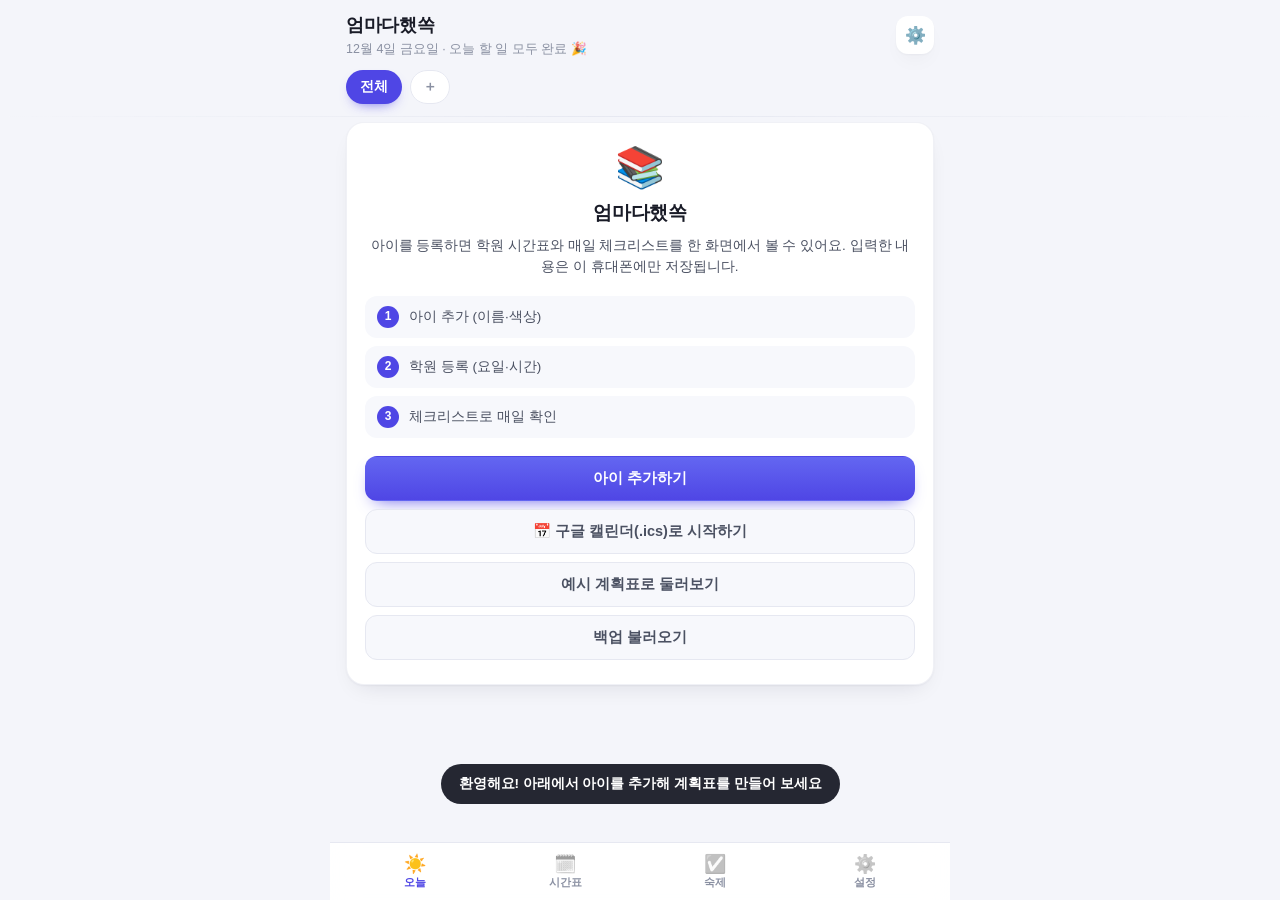
<file: index.html>
<!DOCTYPE html>
<html lang="ko">
<head>
<meta charset="utf-8">
<meta name="viewport" content="width=device-width, initial-scale=1, viewport-fit=cover">
<meta name="theme-color" content="#4f46e5">
<meta name="description" content="엄마다했쏙 — 아이 학원 스케줄과 숙제를 한 곳에서 관리하는 앱">
<meta name="mobile-web-app-capable" content="yes">
<meta name="apple-mobile-web-app-capable" content="yes">
<meta name="apple-mobile-web-app-title" content="다했쏙">
<link rel="manifest" href="manifest.json">
<link rel="icon" href="icon.svg" type="image/svg+xml">
<link rel="apple-touch-icon" href="icon-192.png">
<link rel="stylesheet" href="styles.css">
<title>엄마다했쏙</title>
</head>
<body>
<header class="topbar">
  <div class="topbar-row">
    <div class="brand-text">
      <h1>엄마다했쏙</h1>
      <p class="today-line" id="todayLine"></p>
    </div>
    <button class="icon-btn" type="button" id="lockBtn" data-action="toggle-lock" aria-label="관리자 잠금" aria-pressed="false" hidden>🔒</button>
    <button class="icon-btn" type="button" data-action="set-view" data-view="settings" aria-label="설정">⚙️</button>
  </div>
  <nav class="kidbar" id="kidBar" aria-label="아이 선택"></nav>
</header>

<main id="main" class="main"></main>

<nav class="tabbar" id="tabBar" aria-label="화면 이동"></nav>
<div id="gridRoot"></div>
<div id="modalRoot"></div>
<div id="toastRoot" class="toast-root" aria-live="polite"></div>
<input type="file" id="importFile" accept=".json,application/json" hidden>
<input type="file" id="icsFile" accept=".ics,text/calendar" hidden>

<noscript><p style="padding:24px;font-size:16px">이 앱을 사용하려면 브라우저의 자바스크립트를 켜 주세요.</p></noscript>

<script src="logic.js"></script>
<script src="app.js"></script>
</body>
</html>
</file>
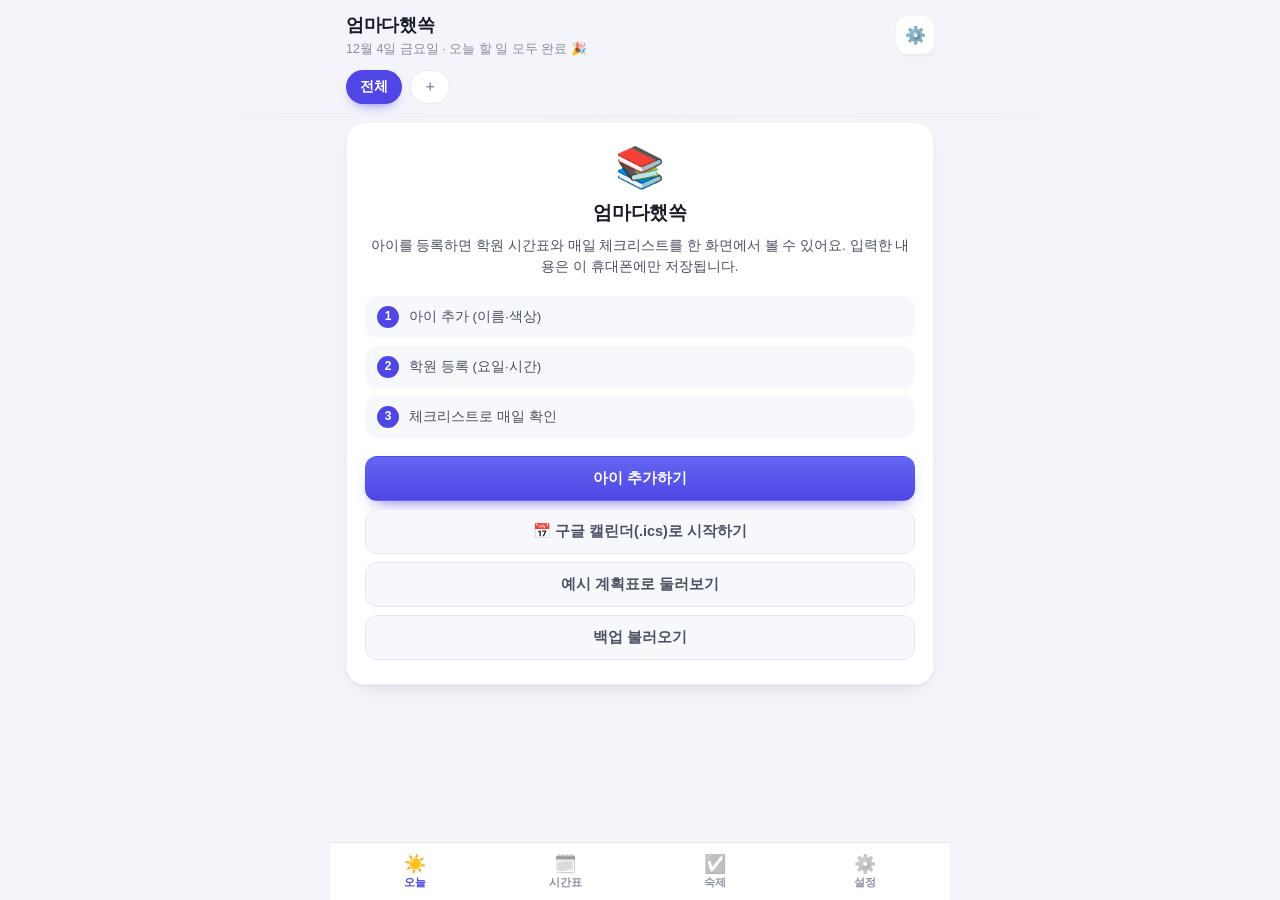
<file: standalone.html>
<!DOCTYPE html>
<html lang="ko">
<head>
<meta charset="utf-8">
<meta name="viewport" content="width=device-width, initial-scale=1, viewport-fit=cover">
<meta name="theme-color" content="#4f46e5">
<meta name="description" content="엄마다했쏙 — 아이 학원 스케줄과 숙제를 한 곳에서 관리하는 앱">
<meta name="mobile-web-app-capable" content="yes">
<meta name="apple-mobile-web-app-capable" content="yes">
<meta name="apple-mobile-web-app-title" content="다했쏙">
<!-- 단일 파일 버전: 이 파일 하나만 있으면 됩니다. (홈 화면 추가도 이 파일로 열면 됩니다) -->
<link rel="icon" href="[data-uri]">
<style>
/* 엄마다했쏙 — 모바일 퍼스트 스타일 */
:root {
  --bg: #f4f5fa;
  --surface: #ffffff;
  --surface-2: #f7f8fc;
  --line: #e6e8f1;
  --text: #191b27;
  --text-2: #4b5162;
  --muted: #8a90a2;
  --accent: #4f46e5;
  --accent-2: #6366f1;
  --accent-soft: #eef0ff;
  --danger: #e11d48;
  --danger-soft: #ffe9ee;
  --ok: #16a34a;
  --warn: #d97706;
  --warn-soft: #fff4e0;
  --today-soft: #fff1f0;
  --radius: 18px;
  --radius-sm: 12px;
  --shadow: 0 1px 2px rgba(20, 24, 40, .04), 0 10px 24px -12px rgba(20, 24, 40, .14);
  --safe-b: env(safe-area-inset-bottom, 0px);
}

@media (prefers-color-scheme: dark) {
  :root {
    --bg: #0e1017;
    --surface: #171a24;
    --surface-2: #1e222e;
    --line: #2a2f3d;
    --text: #eef0f7;
    --text-2: #c3c8d6;
    --muted: #8b93a7;
    --accent: #818cf8;
    --accent-2: #6366f1;
    --accent-soft: #232544;
    --danger: #fb7185;
    --danger-soft: #3a1b25;
    --warn: #fbbf24;
    --warn-soft: #3a2c14;
    --today-soft: #34201f;
    --shadow: 0 1px 2px rgba(0, 0, 0, .3), 0 12px 28px -14px rgba(0, 0, 0, .6);
  }
}

* { box-sizing: border-box; -webkit-tap-highlight-color: transparent; }

html, body { margin: 0; padding: 0; }

body {
  background: var(--bg);
  color: var(--text);
  font-family: -apple-system, BlinkMacSystemFont, "Apple SD Gothic Neo", "Malgun Gothic",
    "Noto Sans KR", "Helvetica Neue", Arial, sans-serif;
  font-size: 15px;
  line-height: 1.45;
  -webkit-font-smoothing: antialiased;
  overscroll-behavior-y: contain;
}

body.sheet-open { overflow: hidden; }

button { font-family: inherit; font-size: inherit; color: inherit; }
ul, ol { margin: 0; padding: 0; list-style: none; }
h1, h2, h3, p { margin: 0; }

/* ---------- 상단 ---------- */
.topbar {
  position: sticky;
  top: 0;
  z-index: 30;
  background: color-mix(in srgb, var(--bg) 88%, transparent);
  backdrop-filter: saturate(1.4) blur(12px);
  -webkit-backdrop-filter: saturate(1.4) blur(12px);
  border-bottom: 1px solid transparent;
  padding-top: env(safe-area-inset-top, 0px);
}
.topbar::after {
  content: "";
  display: block;
  height: 1px;
  background: linear-gradient(90deg, transparent, var(--line), transparent);
}
.topbar-row {
  display: flex;
  align-items: center;
  gap: 10px;
  padding: 12px 16px 6px;
  max-width: 620px;
  margin: 0 auto;
}
.brand-text { flex: 1; min-width: 0; }
.brand-text h1 {
  font-size: 18px;
  font-weight: 800;
  letter-spacing: -.02em;
}
.today-line {
  font-size: 12.5px;
  color: var(--muted);
  margin-top: 2px;
  white-space: nowrap;
  overflow: hidden;
  text-overflow: ellipsis;
}
.icon-btn {
  border: 0;
  background: var(--surface);
  width: 38px;
  height: 38px;
  border-radius: 12px;
  font-size: 17px;
  display: grid;
  place-items: center;
  box-shadow: var(--shadow);
  cursor: pointer;
}

/* ---------- 아이 칩 ---------- */
.kidbar {
  display: flex;
  gap: 8px;
  overflow-x: auto;
  padding: 6px 16px 12px;
  max-width: 620px;
  margin: 0 auto;
  scrollbar-width: none;
}
.kidbar::-webkit-scrollbar { display: none; }
.kidchip {
  flex: 0 0 auto;
  border: 1px solid var(--line);
  background: var(--surface);
  border-radius: 999px;
  padding: 7px 13px;
  font-size: 13.5px;
  font-weight: 600;
  color: var(--text-2);
  display: inline-flex;
  align-items: center;
  gap: 5px;
  cursor: pointer;
  transition: transform .12s ease, background .15s ease;
}
.kidchip:active { transform: scale(.96); }
.kidchip.on {
  background: var(--c, var(--accent));
  border-color: transparent;
  color: #fff;
  box-shadow: 0 6px 14px -8px var(--c, var(--accent));
}
.kidchip-emoji { font-size: 14px; }
.kidchip-add {
  font-weight: 700;
  color: var(--muted);
  padding: 7px 12px;
}

/* ---------- 본문 ---------- */
.main {
  max-width: 620px;
  margin: 0 auto;
  padding: 4px 16px calc(96px + var(--safe-b));
  display: flex;
  flex-direction: column;
  gap: 14px;
}

.card {
  background: var(--surface);
  border-radius: var(--radius);
  padding: 16px;
  box-shadow: var(--shadow);
  border: 1px solid color-mix(in srgb, var(--line) 60%, transparent);
}
.card-head {
  display: flex;
  align-items: center;
  gap: 8px;
  margin-bottom: 10px;
}
.card-head h2 {
  font-size: 15px;
  font-weight: 800;
  letter-spacing: -.01em;
  flex: 1;
}
.card-count {
  font-size: 12px;
  color: var(--muted);
  font-weight: 600;
}
.card-desc {
  font-size: 13px;
  color: var(--text-2);
  margin-bottom: 12px;
  line-height: 1.55;
}
.card-desc.muted { color: var(--muted); font-size: 12.5px; margin-top: 10px; margin-bottom: 0; }
.empty {
  font-size: 13.5px;
  color: var(--muted);
  padding: 10px 2px 6px;
  line-height: 1.55;
}
.footnote {
  text-align: center;
  font-size: 11.5px;
  color: var(--muted);
  padding: 4px 0 8px;
}

/* ---------- 버튼 ---------- */
.btn {
  border: 1px solid var(--line);
  background: var(--surface);
  border-radius: 12px;
  padding: 9px 14px;
  font-size: 13.5px;
  font-weight: 700;
  color: var(--text);
  cursor: pointer;
  transition: transform .12s ease, filter .15s ease;
}
.btn:active { transform: scale(.97); }
.btn.primary {
  background: linear-gradient(180deg, var(--accent-2), var(--accent));
  border-color: transparent;
  color: #fff;
  box-shadow: 0 8px 18px -10px var(--accent);
}
.btn.ghost { background: var(--surface-2); color: var(--text-2); }
.btn.danger { color: var(--danger); }
.btn.tiny { padding: 6px 10px; font-size: 12.5px; border-radius: 10px; }
.btn.block { display: block; width: 100%; padding: 12px; font-size: 14.5px; }
.btn-row { display: flex; gap: 8px; flex-wrap: wrap; }
.btn-row .btn { flex: 1 1 0; min-width: 96px; }

/* ---------- 히어로 (다음 수업) ---------- */
.hero {
  position: relative;
  overflow: hidden;
  background:
    radial-gradient(120% 140% at 100% 0%, color-mix(in srgb, var(--c) 22%, transparent) 0%, transparent 60%),
    var(--surface);
  border: 1px solid color-mix(in srgb, var(--c) 26%, var(--line));
}
.hero-top {
  display: flex;
  align-items: baseline;
  justify-content: space-between;
  gap: 8px;
}
.hero-eyebrow {
  font-size: 12px;
  font-weight: 800;
  letter-spacing: .04em;
  color: var(--c);
  text-transform: uppercase;
}
.hero-when { font-size: 12.5px; color: var(--muted); font-weight: 600; }
.hero-name {
  font-size: 24px;
  font-weight: 850;
  letter-spacing: -.03em;
  margin: 8px 0 6px;
  line-height: 1.2;
}
.hero-sub {
  display: flex;
  align-items: center;
  gap: 8px;
  flex-wrap: wrap;
  font-size: 13.5px;
  color: var(--text-2);
}
.hero-remain {
  font-weight: 800;
  color: var(--c);
  background: color-mix(in srgb, var(--c) 12%, transparent);
  padding: 3px 9px;
  border-radius: 999px;
  font-size: 12.5px;
}
.hero-place { margin-top: 8px; font-size: 13px; color: var(--text-2); }
.hero-actions {
  display: flex;
  align-items: center;
  gap: 10px;
  margin-top: 12px;
}
.hero-memo {
  font-size: 12.5px;
  color: var(--muted);
  overflow: hidden;
  text-overflow: ellipsis;
  white-space: nowrap;
}
.hero-empty { background: var(--surface); }

/* ---------- 오늘의 학원 행 ---------- */
.list { display: flex; flex-direction: column; }
.list > li + li { border-top: 1px solid var(--line); }
.row {
  display: flex;
  align-items: center;
  gap: 10px;
  width: 100%;
  border: 0;
  background: none;
  padding: 11px 2px;
  text-align: left;
  cursor: pointer;
}
.row-dot {
  width: 9px;
  height: 9px;
  border-radius: 50%;
  background: var(--c, var(--accent));
  flex: 0 0 auto;
  box-shadow: 0 0 0 4px color-mix(in srgb, var(--c, var(--accent)) 16%, transparent);
}
.row-main { flex: 1; min-width: 0; display: flex; flex-direction: column; gap: 2px; }
.row-title {
  font-size: 14.5px;
  font-weight: 700;
  overflow: hidden;
  text-overflow: ellipsis;
  white-space: nowrap;
}
.row-sub { font-size: 12.5px; color: var(--muted); }
.row-side { display: flex; flex-direction: column; align-items: flex-end; gap: 4px; }
.row-kid { display: flex; }

.pill {
  font-size: 11.5px;
  font-weight: 700;
  color: var(--text-2);
  background: var(--surface-2);
  border-radius: 999px;
  padding: 3px 9px;
  white-space: nowrap;
}
.pill-live { color: var(--accent); background: var(--accent-soft); }

.tag {
  display: inline-flex;
  align-items: center;
  gap: 3px;
  font-size: 11.5px;
  font-weight: 700;
  color: var(--c, var(--text-2));
  background: color-mix(in srgb, var(--c, var(--muted)) 13%, transparent);
  border-radius: 999px;
  padding: 2px 8px;
  white-space: nowrap;
}
.tag-emoji { font-size: 11px; }
.tag-plain {
  color: var(--muted);
  background: var(--surface-2);
}

/* ---------- 숙제 ---------- */
.hwl { display: flex; flex-direction: column; }
.hwl > li {
  display: flex;
  align-items: center;
  gap: 10px;
  padding: 10px 2px;
}
.hwl > li + li { border-top: 1px solid var(--line); }
.check {
  flex: 0 0 auto;
  width: 26px;
  height: 26px;
  border-radius: 9px;
  border: 1.8px solid var(--line);
  background: var(--surface);
  color: #fff;
  font-size: 14px;
  font-weight: 800;
  display: grid;
  place-items: center;
  cursor: pointer;
  transition: transform .12s ease, background .15s ease, border-color .15s ease;
}
.check:active { transform: scale(.9); }
.check.on {
  background: var(--ok);
  border-color: var(--ok);
}
.hw-body {
  flex: 1;
  min-width: 0;
  border: 0;
  background: none;
  text-align: left;
  padding: 0;
  display: flex;
  flex-direction: column;
  gap: 4px;
  cursor: pointer;
}
.hw-title { font-size: 14.5px; font-weight: 650; line-height: 1.35; word-break: break-word; }
.is-done .hw-title { color: var(--muted); text-decoration: line-through; }
.hw-meta { display: flex; align-items: center; gap: 5px; flex-wrap: wrap; }
.hw-memo {
  font-size: 12px;
  color: var(--muted);
  overflow: hidden;
  text-overflow: ellipsis;
  white-space: nowrap;
  max-width: 150px;
}
.due {
  flex: 0 0 auto;
  font-size: 11.5px;
  font-weight: 800;
  padding: 4px 8px;
  border-radius: 8px;
  white-space: nowrap;
}
.due--late { color: var(--danger); background: var(--danger-soft); }
.due--today { color: #fff; background: var(--danger); }
.due--soon { color: var(--warn); background: var(--warn-soft); }
.due--later, .due--none { color: var(--muted); background: var(--surface-2); }
.is-done .due { color: var(--ok); background: color-mix(in srgb, var(--ok) 12%, transparent); }

.kid-block { padding-top: 10px; }
.kid-block + .kid-block { border-top: 1px solid var(--line); margin-top: 10px; }
.kid-block-head { display: flex; align-items: center; justify-content: space-between; gap: 8px; margin-bottom: 7px; }
.kid-block .hwl > li { padding: 8px 2px; }
.prog {
  height: 5px;
  border-radius: 999px;
  background: var(--surface-2);
  overflow: hidden;
  margin-bottom: 4px;
}
.prog > span {
  display: block;
  height: 100%;
  border-radius: 999px;
  background: var(--c, var(--accent));
  transition: width .25s ease;
}
.prog-text { font-size: 12px; font-weight: 800; color: var(--text-2); }
.empty.small { font-size: 12.5px; padding: 8px 2px; }
.rt-time {
  font-size: 11.5px;
  font-weight: 700;
  color: var(--text-2);
  background: var(--surface-2);
  padding: 2px 7px;
  border-radius: 7px;
}
.hwl .btn.block { margin-top: 8px; }
.hint-line { font-size: 11.5px; color: var(--muted); margin: -4px 0 10px; line-height: 1.5; }
.banner {
  background: var(--danger-soft);
  color: var(--danger);
  font-size: 13px;
  font-weight: 700;
  border-radius: var(--radius-sm);
  padding: 9px 12px;
  margin-bottom: 8px;
}

/* ---------- 필터 ---------- */
.filters { display: flex; gap: 7px; margin-bottom: 10px; overflow-x: auto; scrollbar-width: none; }
.filters::-webkit-scrollbar { display: none; }
.fchip {
  border: 1px solid var(--line);
  background: var(--surface-2);
  color: var(--text-2);
  border-radius: 999px;
  padding: 6px 12px;
  font-size: 12.5px;
  font-weight: 700;
  white-space: nowrap;
  cursor: pointer;
}
.fchip.on { background: var(--accent); border-color: transparent; color: #fff; }

/* ---------- 주간 시간표 ---------- */
.week { display: flex; flex-direction: column; }
.wrow {
  display: grid;
  grid-template-columns: 40px 1fr;
  gap: 10px;
  padding: 8px 0;
  align-items: start;
}
.wrow + .wrow { border-top: 1px dashed var(--line); }
.wrow.is-today { background: color-mix(in srgb, var(--accent) 6%, transparent); border-radius: 10px; }
.wday {
  display: flex;
  flex-direction: column;
  align-items: center;
  gap: 1px;
  padding-top: 2px;
}
.wday b { font-size: 13px; font-weight: 800; }
.wrow.is-today .wday b { color: var(--accent); }
.wday span { font-size: 10.5px; color: var(--muted); }
.witems { display: flex; flex-direction: column; gap: 6px; min-height: 24px; justify-content: center; }
.wempty { color: var(--muted); font-size: 12.5px; }
.chip-class {
  display: flex;
  align-items: center;
  gap: 8px;
  border: 1px solid color-mix(in srgb, var(--c) 28%, var(--line));
  background: color-mix(in srgb, var(--c) 8%, var(--surface));
  border-radius: 11px;
  padding: 7px 10px;
  text-align: left;
  cursor: pointer;
  border-left: 3px solid var(--c);
}
.chip-name {
  font-size: 13.5px;
  font-weight: 750;
  flex: 1;
  overflow: hidden;
  text-overflow: ellipsis;
  white-space: nowrap;
}
.chip-time { font-size: 11.5px; color: var(--text-2); font-weight: 600; white-space: nowrap; }

/* ---------- 학원 관리 목록 ---------- */
.mng { display: flex; align-items: center; gap: 10px; padding: 11px 2px; }
.mng-main { flex: 1; min-width: 0; }
.mng-title { font-size: 14.5px; font-weight: 700; }
.mng-sub { font-size: 12.5px; color: var(--muted); margin-top: 2px; }
.mng-tags { margin-top: 5px; display: flex; gap: 4px; flex-wrap: wrap; }
.mng-list > li + li { border-top: 1px solid var(--line); }

/* ---------- 온보딩 ---------- */
.intro { text-align: center; padding: 24px 18px; }
.intro-emoji { font-size: 40px; line-height: 1; }
.intro h2 { font-size: 19px; font-weight: 850; margin: 12px 0 8px; letter-spacing: -.02em; }
.intro p { font-size: 13.5px; color: var(--text-2); line-height: 1.6; }
.steps {
  display: flex;
  flex-direction: column;
  gap: 8px;
  margin: 18px 0;
  text-align: left;
}
.steps li {
  display: flex;
  align-items: center;
  gap: 10px;
  background: var(--surface-2);
  border-radius: var(--radius-sm);
  padding: 10px 12px;
  font-size: 13.5px;
  color: var(--text-2);
}
.steps b {
  width: 22px;
  height: 22px;
  border-radius: 50%;
  background: var(--accent);
  color: #fff;
  font-size: 12px;
  display: grid;
  place-items: center;
  flex: 0 0 auto;
}
.steps.small li { padding: 8px 11px; font-size: 13px; }
.intro-actions { display: flex; flex-direction: column; gap: 8px; }
.notice h2 { font-size: 16px; font-weight: 800; margin-bottom: 6px; }
.notice p { font-size: 13.5px; color: var(--text-2); line-height: 1.55; margin-bottom: 12px; }

/* ---------- 설정 ---------- */
.setting {
  display: flex;
  align-items: center;
  gap: 10px;
  padding: 11px 0;
  border-top: 1px solid var(--line);
}
.setting:first-of-type { border-top: 0; }
.setting-label { flex: 1 1 auto; min-width: 0; font-size: 14px; font-weight: 600; white-space: nowrap; overflow: hidden; text-overflow: ellipsis; }
.row-note {
  font-size: 12.5px;
  color: var(--muted);
  line-height: 1.55;
  padding: 6px 0 10px;
}
.switch {
  width: 46px;
  height: 28px;
  border-radius: 999px;
  border: 0;
  background: var(--line);
  padding: 3px;
  cursor: pointer;
  transition: background .18s ease;
  flex: 0 0 auto;
}
.switch span {
  display: block;
  width: 22px;
  height: 22px;
  border-radius: 50%;
  background: #fff;
  box-shadow: 0 1px 3px rgba(0, 0, 0, .25);
  transition: transform .18s ease;
}
.switch.on { background: var(--accent); }
.switch.on span { transform: translateX(18px); }
.select, .input-time {
  flex: 0 0 auto;
  max-width: 58%;
  border: 1px solid var(--line);
  background: var(--surface-2);
  color: var(--text);
  border-radius: 10px;
  padding: 7px 10px;
  font-size: 13.5px;
  font-weight: 600;
}

/* ---------- 시트 ---------- */
.sheet-wrap { position: fixed; inset: 0; z-index: 60; display: flex; align-items: flex-end; justify-content: center; }
.backdrop {
  position: absolute;
  inset: 0;
  background: rgba(12, 14, 22, .45);
  backdrop-filter: blur(2px);
  animation: fade .18s ease;
}
.sheet {
  position: relative;
  width: 100%;
  max-width: 620px;
  max-height: 90vh;
  overflow-y: auto;
  background: var(--surface);
  border-radius: 22px 22px 0 0;
  padding: 8px 18px calc(18px + var(--safe-b));
  box-shadow: 0 -18px 40px -20px rgba(0, 0, 0, .4);
  animation: rise .22s cubic-bezier(.2, .8, .3, 1);
}
.handle {
  width: 38px;
  height: 4px;
  border-radius: 999px;
  background: var(--line);
  margin: 4px auto 10px;
}
.sheet-title { font-size: 17px; font-weight: 850; letter-spacing: -.02em; margin-bottom: 14px; }
.field { display: block; margin-bottom: 13px; }
.field-label {
  display: block;
  font-size: 12.5px;
  font-weight: 750;
  color: var(--text-2);
  margin-bottom: 6px;
}
.field-label .hint { font-weight: 500; color: var(--muted); font-size: 11.5px; margin-left: 4px; }
.input {
  width: 100%;
  border: 1px solid var(--line);
  background: var(--surface-2);
  color: var(--text);
  border-radius: var(--radius-sm);
  padding: 11px 12px;
  font-size: 15px;
  font-family: inherit;
  font-weight: 600;
  outline: none;
  transition: border-color .15s ease, box-shadow .15s ease;
  -webkit-appearance: none;
  appearance: none;
}
select.input {
  background-image: linear-gradient(45deg, transparent 50%, var(--muted) 50%),
    linear-gradient(135deg, var(--muted) 50%, transparent 50%);
  background-position: calc(100% - 18px) 50%, calc(100% - 13px) 50%;
  background-size: 5px 5px, 5px 5px;
  background-repeat: no-repeat;
  padding-right: 34px;
}
textarea.input { resize: vertical; line-height: 1.5; }
.input:focus { border-color: var(--accent); box-shadow: 0 0 0 3px color-mix(in srgb, var(--accent) 18%, transparent); }
.field-2 { display: flex; gap: 10px; }
.field-2 .sub { flex: 1; display: block; }
.chips { display: flex; flex-wrap: wrap; gap: 7px; }
.chip {
  border: 1px solid var(--line);
  background: var(--surface-2);
  color: var(--text-2);
  border-radius: 10px;
  padding: 8px 12px;
  font-size: 14px;
  font-weight: 700;
  cursor: pointer;
  min-width: 42px;
  text-align: center;
}
.chip.on {
  background: var(--accent);
  border-color: transparent;
  color: #fff;
}
.chips [data-pickgroup="color"] {
  min-width: 34px;
  height: 34px;
  padding: 0;
  border-radius: 50%;
  background: var(--c);
  border: 2px solid transparent;
  box-shadow: inset 0 0 0 2px var(--surface);
}
.chips [data-pickgroup="color"].on {
  border-color: var(--c);
  box-shadow: inset 0 0 0 3px var(--surface), 0 0 0 2px color-mix(in srgb, var(--c) 35%, transparent);
}
.form-err {
  display: none;
  color: var(--danger);
  background: var(--danger-soft);
  border-radius: 10px;
  padding: 9px 12px;
  font-size: 13px;
  font-weight: 600;
  margin-bottom: 10px;
}
.form-err.show { display: block; }
.sheet-actions {
  display: flex;
  gap: 8px;
  margin-top: 6px;
}
.sheet-actions .btn { flex: 1; padding: 12px; }
.sheet-actions .btn.primary { flex: 1.5; }

@keyframes rise { from { transform: translateY(24px); opacity: .6; } to { transform: none; opacity: 1; } }
@keyframes fade { from { opacity: 0; } to { opacity: 1; } }

/* ---------- 하단 탭 ---------- */
.tabbar {
  position: fixed;
  left: 0;
  right: 0;
  bottom: 0;
  z-index: 40;
  display: flex;
  max-width: 620px;
  margin: 0 auto;
  padding: 6px 10px calc(6px + var(--safe-b));
  background: color-mix(in srgb, var(--surface) 92%, transparent);
  backdrop-filter: blur(14px);
  -webkit-backdrop-filter: blur(14px);
  border-top: 1px solid var(--line);
}
.tab {
  flex: 1;
  border: 0;
  background: none;
  padding: 6px 0 4px;
  border-radius: 12px;
  display: flex;
  flex-direction: column;
  align-items: center;
  gap: 2px;
  color: var(--muted);
  cursor: pointer;
  position: relative;
}
.tab.on { color: var(--accent); }
.tab-icon { font-size: 18px; line-height: 1; filter: grayscale(1) opacity(.65); }
.tab.on .tab-icon { filter: none; }
.tab-label { font-size: 11px; font-weight: 750; }
.tab-badge {
  position: absolute;
  top: 0;
  right: calc(50% - 22px);
  min-width: 17px;
  height: 17px;
  padding: 0 4px;
  border-radius: 999px;
  background: var(--danger);
  color: #fff;
  font-size: 10.5px;
  font-weight: 800;
  display: grid;
  place-items: center;
}

/* ---------- 토스트 ---------- */
.toast-root {
  position: fixed;
  left: 0;
  right: 0;
  bottom: calc(96px + var(--safe-b));
  z-index: 70;
  display: flex;
  flex-direction: column;
  align-items: center;
  gap: 6px;
  pointer-events: none;
}
.toast {
  background: rgba(24, 26, 38, .94);
  color: #fff;
  border-radius: 999px;
  padding: 10px 18px;
  font-size: 13.5px;
  font-weight: 600;
  max-width: 86%;
  text-align: center;
  opacity: 0;
  transform: translateY(8px);
  transition: opacity .22s ease, transform .22s ease;
}
.toast.show { opacity: 1; transform: none; }

/* ---------- 관리자(엄마) 잠금 ---------- */
.icon-btn[hidden] { display: none; }
#lockBtn { font-size: 15px; }
.lock-card .card-desc { margin-bottom: 4px; }
.lock-actions { display: flex; flex-direction: column; gap: 8px; margin-top: 10px; }
.lock-actions .btn-row { width: 100%; }
.sheet-fieldset { border: 0; margin: 0; padding: 0; min-width: 0; }
.sheet-fieldset[disabled] .input { opacity: .72; }
.locked-note { color: var(--warn); background: var(--warn-soft); border-radius: 10px; padding: 9px 12px; margin: 0 0 10px; }
.lock-gate .intro-actions { gap: 8px; }

/* 비밀번호 입력 시트 */
.pin-sheet { max-width: 420px; }
.pin-dots { display: flex; gap: 14px; justify-content: center; margin: 6px 0 14px; }
.pin-dot {
  width: 16px;
  height: 16px;
  border-radius: 50%;
  border: 2px solid var(--line);
  background: var(--surface-2);
  transition: background .15s ease, border-color .15s ease, transform .15s ease;
}
.pin-dot.on { background: var(--accent); border-color: var(--accent); transform: scale(1.08); }
.pin-err, .pin-wait { display: none; font-size: 13px; font-weight: 700; border-radius: 10px; padding: 9px 12px; margin: 0 0 10px; }
.pin-err.show { display: block; color: var(--danger); background: var(--danger-soft); }
.pin-wait.show { display: block; color: var(--warn); background: var(--warn-soft); }
.pin-pad { display: grid; grid-template-columns: repeat(3, 1fr); gap: 7px; margin-bottom: 12px; }
.pin-key {
  border: 1px solid var(--line);
  background: var(--surface-2);
  color: var(--text);
  border-radius: 14px;
  padding: 14px 0;
  font-size: 21px;
  font-weight: 800;
  font-family: inherit;
  cursor: pointer;
  -webkit-user-select: none;
  user-select: none;
}
.pin-key:active { transform: scale(.97); background: var(--accent-soft); }
.pin-key-fn { font-size: 18px; color: var(--text-2); }
.pin-key-blank { border: 0; background: none; pointer-events: none; }
.pin-sheet .sheet-actions .btn { flex: 1; }
.pin-help {
  margin-top: 12px;
  padding: 12px;
  border-radius: var(--radius-sm);
  background: var(--surface-2);
  font-size: 12.5px;
  color: var(--text-2);
  line-height: 1.55;
}
.pin-help p { margin: 0 0 10px; }

/* ---------- 캘린더(.ics) 불러오기 ---------- */
.ics-import-card .card-desc { margin-bottom: 10px; }
.ics-sheet { max-width: 560px; }
.ics-sheet .card-desc { margin-bottom: 4px; }
.ics-sheet .row-note { padding: 4px 0 10px; }
.ics-guide {
  margin: 2px 0 12px;
  padding: 9px 12px;
  border-radius: 10px;
  background: var(--surface-2);
  font-size: 11.5px;
  line-height: 1.6;
  color: var(--muted);
}
.ics-guide b { color: var(--text-2); font-size: 11.5px; font-weight: 750; }
.ics-list-head {
  display: flex;
  align-items: center;
  justify-content: space-between;
  gap: 8px;
  margin: 4px 0 8px;
}
.ics-list-head b { font-size: 13px; font-weight: 800; color: var(--text-2); }
.ics-list {
  display: flex;
  flex-direction: column;
  max-height: 42vh;
  overflow-y: auto;
  border: 1px solid var(--line);
  border-radius: var(--radius-sm);
  background: var(--surface-2);
  margin-bottom: 12px;
  -webkit-overflow-scrolling: touch;
}
.ics-list > li + li { border-top: 1px solid var(--line); }
.ics-row { display: flex; align-items: flex-start; gap: 9px; padding: 10px 11px; background: var(--surface); }
.ics-row .check { margin-top: 1px; }
.ics-main {
  flex: 1;
  min-width: 0;
  display: flex;
  flex-direction: column;
  gap: 3px;
  text-align: left;
  border: 0;
  background: none;
  padding: 0;
  font-family: inherit;
  color: inherit;
  cursor: pointer;
}
.ics-name { font-size: 14px; font-weight: 700; line-height: 1.3; word-break: break-word; }
.ics-row:not(.on) .ics-name { color: var(--muted); }
.ics-meta { font-size: 12px; color: var(--muted); }
.ics-tags { display: flex; align-items: center; gap: 4px; flex-wrap: wrap; margin-top: 2px; }
.ics-badge {
  font-size: 10.5px;
  font-weight: 750;
  padding: 2px 7px;
  border-radius: 999px;
  background: var(--surface-2);
  color: var(--muted);
}
.ics-badge.dup { background: var(--warn-soft); color: var(--warn); }
.ics-sheet .form-err { margin-bottom: 10px; }
.ics-sheet .setting { border-top: 1px solid var(--line); }

/* ---------- 시간표 보기 전환 ---------- */
.view-switch {
  display: flex;
  gap: 4px;
  padding: 4px;
  border-radius: 14px;
  background: var(--surface-2);
  border: 1px solid var(--line);
}
.view-switch-on,
.view-switch-btn {
  flex: 1;
  display: flex;
  align-items: center;
  justify-content: center;
  gap: 4px;
  padding: 9px 8px;
  border: 0;
  border-radius: 11px;
  background: none;
  font-size: 13px;
  font-weight: 750;
  color: var(--muted);
}
.view-switch-on {
  background: var(--surface);
  color: var(--text);
  box-shadow: 0 2px 6px -3px rgba(20, 24, 40, .3);
}
.view-switch-btn {
  color: var(--accent);
  background: var(--accent-soft);
  cursor: pointer;
}
.view-switch-btn:active { transform: scale(.98); }

/* ---------- 한눈에 보기 (주간 표) ---------- */
body.grid-open { overflow: hidden; }

.grid-overlay {
  position: fixed;
  inset: 0;
  z-index: 50;
  display: flex;
  flex-direction: column;
  background: var(--bg);
}
.grid-top {
  flex: 0 0 auto;
  padding: calc(10px + env(safe-area-inset-top, 0px)) 14px 10px;
  background: var(--surface);
  border-bottom: 1px solid var(--line);
}
.grid-top-row { display: flex; align-items: flex-start; gap: 10px; }
.grid-title-wrap { flex: 1; min-width: 0; }
.grid-title { font-size: 17px; font-weight: 850; letter-spacing: -.02em; }
.grid-week { font-size: 12px; color: var(--muted); font-weight: 600; margin-top: 2px; }
.grid-actions { display: flex; align-items: center; gap: 6px; flex: 0 0 auto; }
.grid-close {
  width: 34px;
  height: 34px;
  border-radius: 10px;
  border: 1px solid var(--line);
  background: var(--surface-2);
  font-size: 15px;
  line-height: 1;
  cursor: pointer;
}
.grid-tools {
  display: flex;
  align-items: center;
  gap: 6px;
  flex-wrap: wrap;
  margin-top: 9px;
}
.grid-hint { font-size: 11px; color: var(--muted); margin-left: auto; }

.seg {
  display: flex;
  gap: 3px;
  padding: 3px;
  border-radius: 11px;
  background: var(--surface-2);
  border: 1px solid var(--line);
  overflow-x: auto;
  max-width: 100%;
}
.seg-btn {
  display: flex;
  align-items: center;
  gap: 4px;
  padding: 6px 10px;
  border: 0;
  border-radius: 8px;
  background: none;
  font-size: 12.5px;
  font-weight: 700;
  color: var(--text-2);
  white-space: nowrap;
  cursor: pointer;
}
.seg-btn.on { background: var(--surface); color: var(--text); box-shadow: 0 2px 6px -3px rgba(20, 24, 40, .35); }
.seg-emoji { font-size: 13px; }

.grid-body {
  flex: 1 1 auto;
  min-height: 0;
  overflow: auto;
  -webkit-overflow-scrolling: touch;
  padding: 12px 12px calc(24px + var(--safe-b));
}
.grid-blocks {
  display: grid;
  grid-template-columns: repeat(auto-fit, minmax(min(100%, 500px), 1fr));
  gap: 12px;
  align-items: start;
  max-width: 1480px;
  margin: 0 auto;
}
.grid-notice { max-width: 480px; margin: 0 auto; }

.tt-block {
  background: var(--surface);
  border: 1px solid var(--line);
  border-radius: var(--radius);
  box-shadow: var(--shadow);
  padding: 12px 10px 10px;
  min-width: 0;
}
.tt-block-head {
  display: flex;
  align-items: center;
  gap: 8px;
  padding: 0 2px 8px;
}
.tt-count { font-size: 11.5px; color: var(--muted); font-weight: 600; margin-left: auto; }
.tt-empty { font-size: 12.5px; color: var(--muted); padding: 6px 2px; }

.tt-scroll {
  overflow-x: auto;
  -webkit-overflow-scrolling: touch;
  scrollbar-width: thin;
  border: 1px solid var(--tt-line);
  border-radius: 12px;
  background: var(--surface);
}

/* 시간표 격자 — 폰 폭(360~430px)에서도 월~일이 한눈에 들어오는 압축 표 */
.tt-scroll {
  --tt-gutter: 42px;    /* 시간 열 너비 */
  --tt-day-min: 40px;   /* 요일 한 칸 최소 너비 */
  --row-h: 54px;        /* 1시간 행 높이 */
  --tt-line: #cbd5e1;   /* 시간·요일 경계선 */
  --tt-band: rgba(79, 70, 229, .04);  /* 짝수 시간대 옅은 띠 */
}
.tt {
  display: grid;
  grid-template-columns: var(--tt-gutter) minmax(0, 1fr);
  min-width: calc(var(--tt-gutter) + var(--days) * var(--tt-day-min));
  background: var(--surface);
}

/* 🔍 크게 보기 — 글자·칸을 키우고, 넘치면 옆으로 넘겨 본다 */
.grid-overlay.is-zoom-big .tt-scroll { --tt-gutter: 54px; --tt-day-min: 70px; --row-h: 60px; }

.tt-corner,
.tt-allday-label {
  position: sticky;
  left: 0;
  z-index: 4;
  background: var(--surface-2);
  color: var(--muted);
  font-size: 10px;
  font-weight: 700;
  display: flex;
  flex-direction: column;
  align-items: center;
  justify-content: center;
  border-bottom: 1px solid var(--tt-line);
}
.tt-corner { min-height: 34px; letter-spacing: -.03em; }
.tt-allday-label { min-height: 30px; gap: 1px; }
.tt-allday-label b { font-size: 10.5px; color: var(--text-2); }
.tt-allday-label span { font-size: 8.5px; }

.tt-days,
.tt-allday,
.tt-cols { display: grid; grid-template-columns: repeat(var(--days), minmax(0, 1fr)); }

.tt-days { border-bottom: 1px solid var(--tt-line); }
.tt-dayhead {
  min-width: 0;
  min-height: 34px;
  display: flex;
  flex-direction: column;
  align-items: center;
  justify-content: center;
  padding: 3px 1px;
  background: var(--surface-2);
  border-left: 1px solid var(--tt-line);
}
.tt-dayhead b { font-size: 12.5px; font-weight: 850; letter-spacing: -.03em; line-height: 1.1; }
.tt-dayhead span { font-size: 9px; color: var(--muted); line-height: 1.1; }
.tt-dayhead.is-sat { background: color-mix(in srgb, #3b82f6 9%, var(--surface-2)); }
.tt-dayhead.is-sun { background: color-mix(in srgb, #ef4444 9%, var(--surface-2)); }
.tt-dayhead.is-today { background: var(--accent-soft); }
.tt-dayhead.is-today b { color: var(--accent); }

.tt-allday { border-bottom: 1px solid var(--tt-line); min-height: 30px; }
.tt-allday-cell {
  min-width: 0;
  display: flex;
  flex-wrap: wrap;
  gap: 2px;
  align-content: center;
  padding: 3px;
  border-left: 1px solid var(--tt-line);
  background: var(--surface);
}
.tt-allday-cell.is-today { background: color-mix(in srgb, var(--accent) 6%, var(--surface)); }
.tt-allday-cell.is-weekend { background: color-mix(in srgb, #94a3b8 8%, var(--surface)); }
.tt-allday-chip {
  max-width: 100%;
  padding: 1px 4px;
  border-radius: 999px;
  border: 1px solid var(--tt-line);
  background: var(--surface-2);
  font-size: 9.5px;
  font-weight: 700;
  color: var(--text-2);
  overflow: hidden;
  text-overflow: ellipsis;
  white-space: nowrap;
  cursor: pointer;
}

.tt-hours {
  position: sticky;
  left: 0;
  z-index: 3;
  display: flex;
  flex-direction: column;
  background: var(--surface-2);
}
.tt-hour {
  height: var(--row-h);
  display: flex;
  flex-direction: column;
  align-items: flex-end;
  justify-content: flex-start;
  padding: 2px 4px 0 0;
  line-height: 1.1;
  border-bottom: 1px solid var(--tt-line);
  background: var(--surface-2);
}
.tt-hour b {
  font-size: 10.5px;
  font-weight: 800;
  color: var(--text-2);
  letter-spacing: -.04em;
  font-variant-numeric: tabular-nums;
}
.tt-hour span { display: none; font-size: 8.5px; color: var(--muted); }
.grid-overlay.is-zoom-big .tt-hour { padding-top: 3px; }
.grid-overlay.is-zoom-big .tt-hour b { font-size: 12px; }
.grid-overlay.is-zoom-big .tt-hour span { display: block; }

/* 시간대 경계 가로선 + 짝수 시간대 옅은 띠 (선을 먼저 그려 위에 오게) */
.tt-cols {
  position: relative;
  height: calc(var(--rows) * var(--row-h));
  background-color: var(--surface);
  background-image:
    repeating-linear-gradient(to bottom, var(--tt-line) 0 1px, transparent 1px var(--row-h)),
    repeating-linear-gradient(to bottom, var(--tt-band) 0 var(--row-h), transparent var(--row-h) calc(var(--row-h) * 2));
  border-bottom: 1px solid var(--tt-line);
}
.tt-col {
  position: relative;
  min-width: 0;
  border-left: 1px solid var(--tt-line);
  /* 색을 칠한 칸(오늘·주말)에서도 시간대 가로선이 지워지지 않게 같은 선을 한 번 더 */
  background-image: repeating-linear-gradient(to bottom, var(--tt-line) 0 1px, transparent 1px var(--row-h));
}
.tt-col.is-weekend { background: color-mix(in srgb, #94a3b8 7%, transparent); }
.tt-col.is-today { background: color-mix(in srgb, var(--accent) 8%, transparent); }

/* 수업 블록 — 또렷한 테두리로 같은 날 연속·겹친 수업이 구분되게 */
.tt-ev {
  position: absolute;
  display: flex;
  flex-direction: column;
  gap: 0;
  margin: 0;
  padding: 1px 1px 1px 2px;
  border-radius: 7px;
  border: 1px solid hsl(var(--h), 42%, 72%);
  border-left: 2px solid hsl(var(--h), 58%, 58%);
  background: hsl(var(--h), 76%, 96%);
  color: #191c26;
  text-align: left;
  overflow: hidden;
  cursor: pointer;
  box-shadow: 0 1px 2px rgba(20, 24, 40, .10);
  line-height: 1.15;
}
/* 월~일 7칸이 다 들어오는 좁은 화면에서는 글자를 한 단계만 줄여 이름이 한 줄에 들어가게 */
.tt.is-dense .tt-ev-name { font-size: 9.5px; letter-spacing: -.05em; }
.tt.is-dense .tt-ev-time { font-size: 8px; }
.tt-ev:active { filter: brightness(.96); }
.tt-ev-name {
  font-size: 10px;
  font-weight: 800;
  line-height: 1.2;
  letter-spacing: -.05em;
  word-break: normal;
  overflow-wrap: break-word;
  display: -webkit-box;
  -webkit-line-clamp: 2;
  -webkit-box-orient: vertical;
  overflow: hidden;
}
.tt-ev-time {
  display: flex;
  flex-wrap: wrap;
  margin-top: 1px;
  font-size: 8.5px;
  font-weight: 700;
  line-height: 1.15;
  color: hsl(var(--h), 34%, 32%);
  font-variant-numeric: tabular-nums;
  letter-spacing: -.02em;
}
.tt-ev-time > span { white-space: nowrap; }
.tt-ev.is-compact .tt-ev-time { display: none; }

.grid-overlay.is-zoom-big .tt-ev { padding: 3px 4px 3px 5px; border-radius: 8px; border-left-width: 3px; }
.grid-overlay.is-zoom-big .tt-ev-name { font-size: 12px; -webkit-line-clamp: 3; }
.grid-overlay.is-zoom-big .tt-ev-time { font-size: 10px; }

@media (max-width: 520px) {
  .grid-hint { display: none; }
  .grid-top { padding-left: 12px; padding-right: 12px; }
  .grid-body { padding: 10px 6px calc(20px + var(--safe-b)); }
  .tt-block { padding: 10px 6px 8px; }
  /* 도구 줄: 아이 칩은 한 줄을 다 쓰고, 나머지 버튼은 아래 줄에 (잘리지 않게) */
  .grid-tools { flex-wrap: wrap; }
  .grid-tools .seg { flex: 1 1 100%; scrollbar-width: none; }
  .grid-tools .seg::-webkit-scrollbar { display: none; }
}

@media (min-width: 700px) {
  .tt-scroll { --row-h: 58px; --tt-gutter: 52px; --tt-day-min: 56px; }
  .tt-ev-name { font-size: 12px; }
  .tt-ev-time { font-size: 9.5px; }
  .tt-dayhead b { font-size: 13px; }
}

@media (prefers-color-scheme: dark) {
  .tt-scroll { --tt-line: #394052; --tt-band: rgba(129, 140, 248, .07); }
  .tt-ev {
    background: hsl(var(--h), 32%, 25%);
    border-color: hsl(var(--h), 28%, 36%);
    border-left-color: hsl(var(--h), 60%, 64%);
    color: #eef0f7;
  }
  .tt-ev-time { color: hsl(var(--h), 45%, 82%); }
  .tt-dayhead.is-sat { background: color-mix(in srgb, #3b82f6 14%, var(--surface-2)); }
  .tt-dayhead.is-sun { background: color-mix(in srgb, #ef4444 14%, var(--surface-2)); }
}

/* 인쇄·PDF: 표만 크게, 배경은 종이에 어울리게 */
@media print {
  @page { size: A4 landscape; margin: 8mm; }
  html, body { background: #fff !important; }
  body > *:not(#gridRoot) { display: none !important; }
  .grid-overlay { position: static; background: #fff; color: #000; }
  .grid-top { border-bottom: 1px solid #ccc; padding: 0 0 6px; }
  .grid-actions, .grid-tools, .grid-hint { display: none !important; }
  .grid-body { overflow: visible; padding: 6px 0 0; }
  .grid-blocks { display: block; max-width: none; }
  .tt-block { break-inside: avoid; box-shadow: none; border-color: #bbb; margin-bottom: 8px; }
  .tt-scroll { overflow: visible; border-color: #bbb; --tt-line: #b6bdcc; --tt-band: rgba(79, 70, 229, .05); }
  .tt { --row-h: 36px; min-width: 0; print-color-adjust: exact; -webkit-print-color-adjust: exact; }
  .tt-cols, .tt-col { print-color-adjust: exact; -webkit-print-color-adjust: exact; }
  .tt-ev { print-color-adjust: exact; -webkit-print-color-adjust: exact; }
  .grid-close { display: none !important; }
}

@media (min-width: 480px) {
  .hero-name { font-size: 26px; }
}

@media (prefers-reduced-motion: reduce) {
  * { animation-duration: .01ms !important; transition-duration: .01ms !important; }
}

</style>
<title>엄마다했쏙</title>
</head>
<body>
<header class="topbar">
  <div class="topbar-row">
    <div class="brand-text">
      <h1>엄마다했쏙</h1>
      <p class="today-line" id="todayLine"></p>
    </div>
    <button class="icon-btn" type="button" id="lockBtn" data-action="toggle-lock" aria-label="관리자 잠금" aria-pressed="false" hidden>🔒</button>
    <button class="icon-btn" type="button" data-action="set-view" data-view="settings" aria-label="설정">⚙️</button>
  </div>
  <nav class="kidbar" id="kidBar" aria-label="아이 선택"></nav>
</header>

<main id="main" class="main"></main>

<nav class="tabbar" id="tabBar" aria-label="화면 이동"></nav>
<div id="gridRoot"></div>
<div id="modalRoot"></div>
<div id="toastRoot" class="toast-root" aria-live="polite"></div>
<input type="file" id="importFile" accept=".json,application/json" hidden>
<input type="file" id="icsFile" accept=".ics,text/calendar" hidden>

<noscript><p style="padding:24px;font-size:16px">이 앱을 사용하려면 브라우저의 자바스크립트를 켜 주세요.</p></noscript>

<script>
/* 엄마다했쏙 — 공용 로직 (DOM 없이 동작, node/테스트에서도 사용) */
(function (global) {
  'use strict';

  var DAY_LABELS = ['월', '화', '수', '목', '금', '토', '일'];
  var DAY_LONGS = ['월요일', '화요일', '수요일', '목요일', '금요일', '토요일', '일요일'];
  var ICS_BYDAY = ['MO', 'TU', 'WE', 'TH', 'FR', 'SA', 'SU'];

  function pad2(n) { return String(n).padStart(2, '0'); }

  /* ---------- 날짜/시간 ---------- */

  function dateKey(d) {
    return d.getFullYear() + '-' + pad2(d.getMonth() + 1) + '-' + pad2(d.getDate());
  }

  function parseDateKey(s) {
    var m = /^(\d{4})-(\d{1,2})-(\d{1,2})$/.exec(String(s || ''));
    if (!m) return null;
    var d = new Date(Number(m[1]), Number(m[2]) - 1, Number(m[3]));
    return isNaN(d.getTime()) ? null : d;
  }

  function startOfDay(d) { return new Date(d.getFullYear(), d.getMonth(), d.getDate()); }

  /* 월=1 … 일=7 */
  function dayIndex(d) { return ((d.getDay() + 6) % 7) + 1; }
  function dayLabel(i) { return DAY_LABELS[i - 1] || ''; }
  function dayLong(i) { return DAY_LONGS[i - 1] || ''; }

  function hhmmToMinutes(s) {
    var m = /^(\d{1,2}):(\d{2})$/.exec(String(s || ''));
    if (!m) return null;
    var h = Number(m[1]), mi = Number(m[2]);
    if (h > 24 || mi > 59) return null;
    return h * 60 + mi;
  }

  function minutesToHHMM(mins) {
    var m = ((Math.round(mins) % 1440) + 1440) % 1440;
    return pad2(Math.floor(m / 60)) + ':' + pad2(m % 60);
  }

  function hhmmOf(date) { return pad2(date.getHours()) + ':' + pad2(date.getMinutes()); }

  /* "오후 4:30" */
  function clockText(hhmm) {
    var mins = hhmmToMinutes(hhmm);
    if (mins == null) return '';
    var h = Math.floor(mins / 60), m = mins % 60;
    var ampm = h < 12 ? '오전' : '오후';
    var hh = h % 12;
    if (hh === 0) hh = 12;
    return ampm + ' ' + hh + ':' + pad2(m);
  }

  function rangeText(a, b) {
    var s = clockText(a);
    if (!s) return '';
    var e = clockText(b);
    return e ? s + '–' + e : s;
  }

  function atTime(date, hhmm) {
    var mins = hhmmToMinutes(hhmm);
    if (mins == null) mins = 0;
    return new Date(date.getFullYear(), date.getMonth(), date.getDate(), Math.floor(mins / 60), mins % 60, 0, 0);
  }

  function diffDays(a, b) {
    return Math.round((startOfDay(a) - startOfDay(b)) / 86400000);
  }

  function monthDay(date) { return (date.getMonth() + 1) + '/' + date.getDate(); }

  function dateLongText(date) {
    return (date.getMonth() + 1) + '월 ' + date.getDate() + '일 ' + dayLong(dayIndex(date));
  }

  /* 이번 주 월요일 */
  function weekStart(date) {
    var idx = dayIndex(date);
    return new Date(date.getFullYear(), date.getMonth(), date.getDate() - (idx - 1));
  }

  function weekDates(date) {
    var start = weekStart(date);
    var out = [];
    for (var i = 0; i < 7; i++) out.push(new Date(start.getFullYear(), start.getMonth(), start.getDate() + i));
    return out;
  }

  /* ---------- 수업 ---------- */

  function classOn(cls, date) {
    return (cls.days || []).indexOf(dayIndex(date)) >= 0;
  }

  /* 시간이 비어 있는 일정(도서관 등)은 종일(allDay)로 본다 */
  function classBounds(cls, date) {
    var base = new Date(date.getFullYear(), date.getMonth(), date.getDate(), 0, 0, 0, 0);
    var startMin = hhmmToMinutes(cls.start);
    if (startMin == null) {
      return { allDay: true, start: base, end: new Date(base.getTime() + 86400000) };
    }
    var endMin = hhmmToMinutes(cls.end);
    if (endMin == null || endMin <= startMin) endMin = startMin + 60;
    return {
      allDay: false,
      start: new Date(base.getTime() + startMin * 60000),
      end: new Date(base.getTime() + endMin * 60000)
    };
  }

  /* 오늘 수업 상태 + 다음 수업 정보
     state: ongoing(수업 중) | today(오늘 남음) | future(다음 수업) | none */
  function classStatus(cls, now) {
    if (hhmmToMinutes(cls.start) == null) return { state: 'none' }; /* 시간 미정 일정은 셈에서 제외 */
    if (classOn(cls, now)) {
      var b = classBounds(cls, now);
      if (now >= b.start && now < b.end) return { state: 'ongoing', start: b.start, end: b.end, daysAhead: 0 };
      if (now < b.start) return { state: 'today', start: b.start, end: b.end, daysAhead: 0 };
    }
    for (var i = 1; i <= 15; i++) {
      var d = new Date(now.getFullYear(), now.getMonth(), now.getDate() + i);
      if (classOn(cls, d)) {
        var bb = classBounds(cls, d);
        return { state: 'future', start: bb.start, end: bb.end, daysAhead: i };
      }
    }
    return { state: 'none' };
  }

  /* 가장 가까운 수업 (진행 중인 수업이 있으면 그것을 우선) */
  function nextClass(classes, now) {
    var best = null;
    (classes || []).forEach(function (cls) {
      var st = classStatus(cls, now);
      if (st.state === 'none') return;
      if (!best) { best = { cls: cls, status: st }; return; }
      if (st.start < best.status.start) best = { cls: cls, status: st };
    });
    return best;
  }

  function todaysClasses(classes, now) {
    return (classes || []).filter(function (c) { return classOn(c, now); })
      .sort(function (a, b) { return (hhmmToMinutes(a.start) || 0) - (hhmmToMinutes(b.start) || 0); });
  }

  /* ---------- 숙제 ---------- */

  function dueInfo(due, now) {
    var d = parseDateKey(due);
    if (!d) return { label: '마감일 없음', tone: 'none', days: null };
    var diff = diffDays(d, now);
    if (diff < 0) return { label: diff === -1 ? '어제 마감' : (-diff) + '일 지남', tone: 'late', days: diff };
    if (diff === 0) return { label: '오늘 마감', tone: 'today', days: 0 };
    if (diff === 1) return { label: '내일 마감', tone: 'soon', days: 1 };
    if (diff <= 3) return { label: 'D-' + diff, tone: 'soon', days: diff };
    if (diff <= 7) return { label: 'D-' + diff, tone: 'later', days: diff };
    return { label: monthDay(d), tone: 'later', days: diff };
  }

  function sortHomeworks(list) {
    return (list || []).slice().sort(function (a, b) {
      if (!!a.done !== !!b.done) return a.done ? 1 : -1;
      var da = a.due || '9999-12-31', db = b.due || '9999-12-31';
      if (da !== db) return da < db ? -1 : 1;
      return String(a.createdAt || '').localeCompare(String(b.createdAt || ''));
    });
  }

  /* ---------- 비밀번호(관리자 잠금) 해시 ----------
     PIN 은 평문으로 저장하지 않는다. salt + SHA-256 반복 해시만 저장한다.
     (기기에 저장되는 4자리 잠금장치라 강한 암호가 아니라 “아이가 못 건드리게” 하는 수준) */

  var SHA256_K = [
    0x428a2f98, 0x71374491, 0xb5c0fbcf, 0xe9b5dba5, 0x3956c25b, 0x59f111f1, 0x923f82a4, 0xab1c5ed5,
    0xd807aa98, 0x12835b01, 0x243185be, 0x550c7dc3, 0x72be5d74, 0x80deb1fe, 0x9bdc06a7, 0xc19bf174,
    0xe49b69c1, 0xefbe4786, 0x0fc19dc6, 0x240ca1cc, 0x2de92c6f, 0x4a7484aa, 0x5cb0a9dc, 0x76f988da,
    0x983e5152, 0xa831c66d, 0xb00327c8, 0xbf597fc7, 0xc6e00bf3, 0xd5a79147, 0x06ca6351, 0x14292967,
    0x27b70a85, 0x2e1b2138, 0x4d2c6dfc, 0x53380d13, 0x650a7354, 0x766a0abb, 0x81c2c92e, 0x92722c85,
    0xa2bfe8a1, 0xa81a664b, 0xc24b8b70, 0xc76c51a3, 0xd192e819, 0xd6990624, 0xf40e3585, 0x106aa070,
    0x19a4c116, 0x1e376c08, 0x2748774c, 0x34b0bcb5, 0x391c0cb3, 0x4ed8aa4a, 0x5b9cca4f, 0x682e6ff3,
    0x748f82ee, 0x78a5636f, 0x84c87814, 0x8cc70208, 0x90befffa, 0xa4506ceb, 0xbef9a3f7, 0xc67178f2
  ];

  function utf8Bytes(str) {
    var s = String(str == null ? '' : str);
    var out = [];
    for (var i = 0; i < s.length; i++) {
      var c = s.charCodeAt(i);
      if (c >= 0xd800 && c <= 0xdbff && i + 1 < s.length) {
        var c2 = s.charCodeAt(i + 1);
        if (c2 >= 0xdc00 && c2 <= 0xdfff) {
          c = 0x10000 + ((c - 0xd800) << 10) + (c2 - 0xdc00);
          i++;
        }
      }
      if (c < 0x80) out.push(c);
      else if (c < 0x800) out.push(0xc0 | (c >> 6), 0x80 | (c & 63));
      else if (c < 0x10000) out.push(0xe0 | (c >> 12), 0x80 | ((c >> 6) & 63), 0x80 | (c & 63));
      else out.push(0xf0 | (c >> 18), 0x80 | ((c >> 12) & 63), 0x80 | ((c >> 6) & 63), 0x80 | (c & 63));
    }
    return out;
  }

  function rotr(x, n) { return (x >>> n) | (x << (32 - n)); }

  /* SHA-256 (문자열 → 16진수 64자리). 외부 라이브러리·crypto.subtle 없이 동작 */
  function sha256Hex(input) {
    var K = SHA256_K;
    var bytes = utf8Bytes(input);
    var bits = bytes.length * 8;
    bytes.push(0x80);
    while (bytes.length % 64 !== 56) bytes.push(0);
    var hi = Math.floor(bits / 4294967296);
    var lo = bits >>> 0;
    bytes.push((hi >>> 24) & 255, (hi >>> 16) & 255, (hi >>> 8) & 255, hi & 255);
    bytes.push((lo >>> 24) & 255, (lo >>> 16) & 255, (lo >>> 8) & 255, lo & 255);

    var H = [0x6a09e667, 0xbb67ae85, 0x3c6ef372, 0xa54ff53a, 0x510e527f, 0x9b05688c, 0x1f83d9ab, 0x5be0cd19];
    var w = new Array(64);
    for (var off = 0; off < bytes.length; off += 64) {
      for (var i = 0; i < 16; i++) {
        w[i] = (bytes[off + i * 4] << 24) | (bytes[off + i * 4 + 1] << 16) |
          (bytes[off + i * 4 + 2] << 8) | bytes[off + i * 4 + 3];
      }
      for (i = 16; i < 64; i++) {
        var x = w[i - 15], y = w[i - 2];
        var s0 = rotr(x, 7) ^ rotr(x, 18) ^ (x >>> 3);
        var s1 = rotr(y, 17) ^ rotr(y, 19) ^ (y >>> 10);
        w[i] = (w[i - 16] + s0 + w[i - 7] + s1) | 0;
      }
      var a = H[0], b = H[1], c = H[2], d = H[3], e = H[4], f = H[5], g = H[6], h = H[7];
      for (i = 0; i < 64; i++) {
        var S1 = rotr(e, 6) ^ rotr(e, 11) ^ rotr(e, 25);
        var ch = (e & f) ^ (~e & g);
        var t1 = (h + S1 + ch + K[i] + w[i]) | 0;
        var S0 = rotr(a, 2) ^ rotr(a, 13) ^ rotr(a, 22);
        var maj = (a & b) ^ (a & c) ^ (b & c);
        var t2 = (S0 + maj) | 0;
        h = g; g = f; f = e; e = (d + t1) | 0;
        d = c; c = b; b = a; a = (t1 + t2) | 0;
      }
      H[0] = (H[0] + a) | 0; H[1] = (H[1] + b) | 0; H[2] = (H[2] + c) | 0; H[3] = (H[3] + d) | 0;
      H[4] = (H[4] + e) | 0; H[5] = (H[5] + f) | 0; H[6] = (H[6] + g) | 0; H[7] = (H[7] + h) | 0;
    }
    return H.map(function (n) { return ('00000000' + ((n >>> 0).toString(16))).slice(-8); }).join('');
  }

  var PIN_ROUNDS = 800;

  /* salt + PIN 을 여러 번 해시해 저장용 해시를 만든다 (PIN 평문은 어디에도 남기지 않음) */
  function pinHash(pin, salt) {
    var h = sha256Hex(String(salt) + ':' + String(pin));
    for (var i = 0; i < PIN_ROUNDS; i++) h = sha256Hex(h + ':' + salt);
    return h;
  }

  /* 기기마다 다른 salt (crypto 가 없으면 Math.random 으로 대체) */
  function randomSalt() {
    var c = (typeof crypto !== 'undefined' && crypto) ||
      (typeof globalThis !== 'undefined' && globalThis.crypto) || null;
    var out = '';
    if (c && typeof c.getRandomValues === 'function') {
      try {
        var arr = new Uint8Array(16);
        c.getRandomValues(arr);
        for (var i = 0; i < arr.length; i++) out += ('0' + arr[i].toString(16)).slice(-2);
        return out;
      } catch (e) { /* 아래로 */ }
    }
    for (var j = 0; j < 32; j++) out += Math.floor(Math.random() * 16).toString(16);
    return out;
  }

  /* 4자리 숫자 PIN 인지 */
  function isPinShape(pin) { return /^[0-9]{4}$/.test(String(pin == null ? '' : pin)); }

  /* ---------- .ics 내보내기 ---------- */

  function utf8Len(ch) {
    var c = ch.codePointAt(0);
    if (c < 0x80) return 1;
    if (c < 0x800) return 2;
    if (c < 0x10000) return 3;
    return 4;
  }

  function icsEscape(text) {
    return String(text == null ? '' : text)
      .replace(/\\/g, '\\\\')
      .replace(/;/g, '\\;')
      .replace(/,/g, '\\,')
      .replace(/\r?\n/g, '\\n');
  }

  /* RFC 5545 75옥텟 접기 (UTF-8 문자를 쪼개지 않음) */
  function foldLine(line) {
    var out = [], cur = '', bytes = 0;
    Array.from(String(line)).forEach(function (ch) {
      var b = utf8Len(ch);
      if (cur && bytes + b > 73) { out.push(cur); cur = ''; bytes = 0; }
      cur += ch; bytes += b;
    });
    out.push(cur);
    return out.join('\r\n ');
  }

  function utcStamp(d) {
    return d.getUTCFullYear() + pad2(d.getUTCMonth() + 1) + pad2(d.getUTCDate()) +
      'T' + pad2(d.getUTCHours()) + pad2(d.getUTCMinutes()) + pad2(d.getUTCSeconds()) + 'Z';
  }

  function ymdCompact(d) {
    return d.getFullYear() + pad2(d.getMonth() + 1) + pad2(d.getDate());
  }

  /* opt: { kids, classes, homeworks, now, includeClasses, includeHomeworks,
             alarmMinutes, calendarName } */
  function buildICS(opt) {
    opt = opt || {};
    var now = opt.now || new Date();
    var kids = opt.kids || [];
    var lines = [];
    var kidName = function (id) {
      var k = kids.filter(function (x) { return x.id === id; })[0];
      return k ? k.name : '';
    };

    lines.push('BEGIN:VCALENDAR');
    lines.push('VERSION:2.0');
    lines.push('PRODID:-//엄마다했쏙//KO');
    lines.push('CALSCALE:GREGORIAN');
    lines.push('METHOD:PUBLISH');
    lines.push('X-WR-CALNAME:' + icsEscape(opt.calendarName || '엄마다했쏙 일정'));
    lines.push('X-WR-TIMEZONE:Asia/Seoul');

    if (opt.includeClasses !== false) {
      (opt.classes || []).forEach(function (c) {
        var days = (c.days || []).slice().sort(function (a, b) { return a - b; });
        if (!days.length) return;
        var first = null;
        for (var i = 0; i < 8 && !first; i++) {
          var d = new Date(now.getFullYear(), now.getMonth(), now.getDate() + i);
          if (days.indexOf(dayIndex(d)) >= 0) first = d;
        }
        if (!first) return;
        var b = classBounds(c, first);
        var kid = kidName(c.kidId);
        var summary = (kid ? '[' + kid + '] ' : '') + (c.name || '학원');
        var desc = [kid, c.place, c.memo].filter(Boolean).join(' · ');
        lines.push('BEGIN:VEVENT');
        lines.push('UID:' + c.id + '@academy-manager');
        lines.push('DTSTAMP:' + utcStamp(now));
        if (b.allDay) {
          lines.push('DTSTART;VALUE=DATE:' + ymdCompact(b.start));
          lines.push('DTEND;VALUE=DATE:' + ymdCompact(b.end));
        } else {
          lines.push('DTSTART:' + utcStamp(b.start));
          lines.push('DTEND:' + utcStamp(b.end));
        }
        lines.push('RRULE:FREQ=WEEKLY;BYDAY=' + days.map(function (i) { return ICS_BYDAY[i - 1]; }).join(','));
        lines.push('SUMMARY:' + icsEscape(summary));
        if (desc) lines.push('DESCRIPTION:' + icsEscape(desc));
        if (c.place) lines.push('LOCATION:' + icsEscape(c.place));
        var lead = Number(opt.alarmMinutes);
        if (lead > 0 && !b.allDay) {
          lines.push('BEGIN:VALARM');
          lines.push('TRIGGER:-PT' + lead + 'M');
          lines.push('ACTION:DISPLAY');
          lines.push('DESCRIPTION:' + icsEscape(summary));
          lines.push('END:VALARM');
        }
        lines.push('END:VEVENT');
      });
    }

    if (opt.includeHomeworks !== false) {
      (opt.homeworks || []).forEach(function (h) {
        if (h.done) return;
        var d = parseDateKey(h.due);
        if (!d) return;
        var kid = kidName(h.kidId);
        var summary = '[숙제] ' + (h.title || '') + (kid ? ' (' + kid + ')' : '');
        var desc = [kid, h.className, h.memo].filter(Boolean).join(' · ');
        lines.push('BEGIN:VEVENT');
        lines.push('UID:hw-' + h.id + '@academy-manager');
        lines.push('DTSTAMP:' + utcStamp(now));
        lines.push('DTSTART;VALUE=DATE:' + ymdCompact(d));
        lines.push('DTEND;VALUE=DATE:' + ymdCompact(new Date(d.getFullYear(), d.getMonth(), d.getDate() + 1)));
        lines.push('SUMMARY:' + icsEscape(summary));
        if (desc) lines.push('DESCRIPTION:' + icsEscape(desc));
        lines.push('TRANSP:TRANSPARENT');
        lines.push('END:VEVENT');
      });
    }

    lines.push('END:VCALENDAR');
    return lines.map(foldLine).join('\r\n') + '\r\n';
  }

  /* ---------- .ics 불러오기(파싱) ----------
     구글 캘린더/애플 캘린더가 내보낸 .ics 와 이 앱이 내보낸 .ics 를 모두 읽는다.
     앱의 학원 일정은 “요일 + 시작·종료 시각”만 담으므로, 반복 일정은 BYDAY(없으면 DTSTART 요일),
     단발 일정은 그 날짜의 요일로 옮긴다. */

  /* RFC 5545 줄바꿈 접기(folding)를 편다 — CRLF/LF 모두 받는다 */
  function icsUnfold(text) {
    var s = String(text == null ? '' : text).replace(/\r\n/g, '\n').replace(/\r/g, '\n');
    return s.replace(/\n[ \t]/g, '');
  }

  /* \, \; \n \\ 이스케이프 해제 */
  function icsUnescape(text) {
    var s = String(text == null ? '' : text), out = '';
    for (var i = 0; i < s.length; i++) {
      var ch = s.charAt(i);
      if (ch === '\\' && i + 1 < s.length) {
        var n = s.charAt(i + 1);
        if (n === 'n' || n === 'N') { out += '\n'; i++; continue; }
        if (n === ',' || n === ';' || n === '\\') { out += n; i++; continue; }
      }
      out += ch;
    }
    return out;
  }

  /* 'DTSTART;TZID=Asia/Seoul:20261123T160000' → { name, params, value } */
  function icsLineParts(line) {
    var inQuote = false, colonAt = -1;
    for (var i = 0; i < line.length; i++) {
      var ch = line.charAt(i);
      if (ch === '"') inQuote = !inQuote;
      else if (ch === ':' && !inQuote) { colonAt = i; break; }
    }
    if (colonAt < 0) return null;
    var head = line.slice(0, colonAt), value = line.slice(colonAt + 1);
    var bits = head.split(';');
    var name = String(bits.shift() || '').trim().toUpperCase();
    if (!name) return null;
    var params = {};
    bits.forEach(function (b) {
      var eq = b.indexOf('=');
      if (eq < 0) return;
      var key = b.slice(0, eq).trim().toUpperCase();
      var val = b.slice(eq + 1).trim().replace(/^"|"$/g, '');
      if (key) params[key] = val;
    });
    return { name: name, params: params, value: value };
  }

  /* 20261123T160000 / 20261123T070000Z / 20261123 → 한국 시간 기준 { y, mo, d, minutes, allDay }
     끝에 Z 가 붙은 UTC 값은 +9시간 해 KST 로 옮긴다(날짜가 넘어갈 수 있음). */
  function icsDateValue(value, params) {
    var v = String(value == null ? '' : value).trim();
    var allDay = String((params || {}).VALUE || '').toUpperCase() === 'DATE' || /^\d{8}$/.test(v);
    var m = /^(\d{4})(\d{2})(\d{2})(?:T(\d{2})(\d{2})(\d{2})?)?(Z)?$/.exec(v);
    if (!m) return null;
    var y = Number(m[1]), mo = Number(m[2]), d = Number(m[3]);
    if (allDay) return { y: y, mo: mo, d: d, minutes: null, allDay: true, utc: false };
    var hh = m[4] ? Number(m[4]) : 0, mi = m[5] ? Number(m[5]) : 0;
    if (m[7]) {
      var u = new Date(Date.UTC(y, mo - 1, d, hh, mi, 0, 0) + 9 * 3600000);
      return {
        y: u.getUTCFullYear(), mo: u.getUTCMonth() + 1, d: u.getUTCDate(),
        minutes: u.getUTCHours() * 60 + u.getUTCMinutes(), allDay: false, utc: true
      };
    }
    return { y: y, mo: mo, d: d, minutes: hh * 60 + mi, allDay: false, utc: false };
  }

  /* 그 날짜의 요일 (월=1 … 일=7) */
  function icsWeekday(y, mo, d) { return dayIndex(new Date(y, mo - 1, d)); }

  /* 'FREQ=WEEKLY;BYDAY=MO,WE' → { FREQ:'WEEKLY', BYDAY:'MO,WE' } */
  function icsRule(value) {
    var rule = {};
    String(value == null ? '' : value).split(';').forEach(function (part) {
      var eq = part.indexOf('=');
      if (eq < 0) return;
      var k = part.slice(0, eq).trim().toUpperCase();
      if (k) rule[k] = part.slice(eq + 1).trim().toUpperCase();
    });
    return rule;
  }

  var ICS_WEEKDAYS = { MO: 1, TU: 2, WE: 3, TH: 4, FR: 5, SA: 6, SU: 7 };

  /* BYDAY → [1..7] ('-1SU', '2MO' 같은 값도 요일만 취한다) */
  function icsRuleDays(rule) {
    var out = [];
    String((rule && rule.BYDAY) || '').split(',').forEach(function (token) {
      var m = /(-?\d+)?(MO|TU|WE|TH|FR|SA|SU)/.exec(String(token || '').toUpperCase());
      if (!m) return;
      var idx = ICS_WEEKDAYS[m[2]];
      if (idx && out.indexOf(idx) < 0) out.push(idx);
    });
    return out.sort(function (a, b) { return a - b; });
  }

  /* 'PT1H30M' → 90 */
  function icsDurationMinutes(text) {
    var m = /^P(?:(\d+)W)?(?:(\d+)D)?(?:T(?:(\d+)H)?(?:(\d+)M)?)?$/.exec(String(text == null ? '' : text).trim().toUpperCase());
    if (!m) return null;
    var mins = Number(m[1] || 0) * 10080 + Number(m[2] || 0) * 1440 + Number(m[3] || 0) * 60 + Number(m[4] || 0);
    return mins > 0 ? mins : null;
  }

  /* RRULE:UNTIL 이 이미 지났는지 */
  function icsUntilPassed(rule, now) {
    if (!rule || !rule.UNTIL) return false;
    var u = icsDateValue(rule.UNTIL, {});
    if (!u) return false;
    var end = new Date(u.y, u.mo - 1, u.d,
      u.minutes == null ? 23 : Math.floor(u.minutes / 60),
      u.minutes == null ? 59 : u.minutes % 60, 0, 0);
    return end < now;
  }

  /* .ics 본문 → 학원 일정 후보
     opt: { now, pastDays (기본 7), futureDays (기본 180), limit (기본 200) }
     반환: { items, total, skippedHomeworks, skippedPast, duplicates, truncated }
     item: { title, days, start, end, allDay, place, memo, kidHint, uid, recurring, date } */
  function parseICS(text, opt) {
    opt = opt || {};
    var now = opt.now || new Date();
    var pastDays = opt.pastDays == null ? 7 : Number(opt.pastDays);
    var futureDays = opt.futureDays == null ? 180 : Number(opt.futureDays);
    var limit = opt.limit == null ? 200 : Number(opt.limit);
    var today = new Date(now.getFullYear(), now.getMonth(), now.getDate());
    var earliest = new Date(today.getFullYear(), today.getMonth(), today.getDate() - pastDays);
    var latest = new Date(today.getFullYear(), today.getMonth(), today.getDate() + futureDays);

    var lines = icsUnfold(text).split('\n');
    var items = [];
    var seen = {};
    var result = { items: items, total: 0, skippedHomeworks: 0, skippedPast: 0, duplicates: 0, truncated: 0 };
    var cur = null, inAlarm = 0;

    function flush() {
      if (!cur) return;
      result.total += 1;
      var ev = cur;
      cur = null;
      var st = ev.start;
      if (!st || ev.status === 'CANCELLED' || ev.recurrenceId) return;

      var summary = String(ev.summary || '').trim();
      /* 이 앱이 내보낸 숙제 마감(.ics)은 학원 일정이 아니므로 건너뛴다 */
      if (/^\[숙제\]/.test(summary) || /^hw-/.test(String(ev.uid || ''))) {
        result.skippedHomeworks += 1;
        return;
      }

      var title = summary, kidHint = '';
      var head = /^\[([^\[\]]{1,12})\]\s*(.+)$/.exec(summary);
      if (head) { kidHint = head[1].trim(); title = head[2].trim(); }
      if (!title) title = '학원';
      title = title.slice(0, 60);

      var rule = ev.rrule || null;
      var ruleDays = icsRuleDays(rule);
      var weekly = !!(rule && String(rule.FREQ || '') === 'WEEKLY');
      var recurring = weekly || ruleDays.length > 0;
      if (weekly && icsUntilPassed(rule, now)) { result.skippedPast += 1; return; }

      var when = new Date(st.y, st.mo - 1, st.d);
      if (!recurring && (when < earliest || when > latest)) { result.skippedPast += 1; return; }

      var days = ruleDays.length ? ruleDays : [icsWeekday(st.y, st.mo, st.d)];
      var allDay = !!st.allDay;
      var start = '', end = '';
      if (!allDay) {
        start = minutesToHHMM(st.minutes);
        var endMin = ev.end && !ev.end.allDay ? ev.end.minutes : null;
        if (endMin == null && ev.duration) {
          var dur = icsDurationMinutes(ev.duration);
          if (dur != null) endMin = st.minutes + dur;
        }
        if (endMin == null || endMin <= st.minutes) endMin = st.minutes + 60;
        end = minutesToHHMM(endMin);
      }

      var place = String(ev.location || '').trim().slice(0, 40);
      var memo = String(ev.description || '').trim();
      /* 이 앱이 내보낸 DESCRIPTION(“아이 · 장소 · 메모”)을 원래대로 되살린다 */
      if (memo && kidHint) {
        var bits = memo.split(' · ');
        if (String(bits[0] || '').trim() === kidHint) {
          bits.shift();
          /* 장소는 LOCATION 에서 읽고, 설명에 같은 값이 한 번 더 있으면 지운다 */
          if (place && bits.length && String(bits[0]).trim() === place) bits.shift();
          memo = bits.join(' · ').trim();
        }
      }
      memo = memo.replace(/\s*\n\s*/g, ' · ').slice(0, 200);

      var key = [title, days.join(','), start, end, kidHint].join('|');
      if (seen[key]) { result.duplicates += 1; return; }
      seen[key] = true;

      if (items.length >= limit) { result.truncated += 1; return; }
      items.push({
        title: title,
        days: days,
        start: start,
        end: end,
        allDay: allDay,
        place: place,
        memo: memo,
        kidHint: kidHint,
        uid: String(ev.uid || ''),
        recurring: recurring,
        date: st.y + '-' + pad2(st.mo) + '-' + pad2(st.d)
      });
    }

    lines.forEach(function (line) {
      if (!line) return;
      var p = icsLineParts(line);
      if (!p) return;
      var value = String(p.value || '').trim();
      var upper = value.toUpperCase();
      if (p.name === 'BEGIN') {
        if (upper === 'VEVENT') { cur = {}; inAlarm = 0; }
        else if (upper === 'VALARM' && cur) inAlarm += 1;
        return;
      }
      if (p.name === 'END') {
        if (upper === 'VALARM') { if (inAlarm > 0) inAlarm -= 1; return; }
        if (upper === 'VEVENT') { flush(); cur = null; inAlarm = 0; }
        return;
      }
      if (!cur || inAlarm) return; /* VALARM 의 SUMMARY·DESCRIPTION 은 일정 내용이 아니다 */
      if (p.name === 'SUMMARY') cur.summary = icsUnescape(p.value);
      else if (p.name === 'DESCRIPTION') cur.description = icsUnescape(p.value);
      else if (p.name === 'LOCATION') cur.location = icsUnescape(p.value);
      else if (p.name === 'DTSTART') cur.start = icsDateValue(p.value, p.params);
      else if (p.name === 'DTEND') cur.end = icsDateValue(p.value, p.params);
      else if (p.name === 'DURATION') cur.duration = value;
      else if (p.name === 'RRULE') cur.rrule = icsRule(p.value);
      else if (p.name === 'UID') cur.uid = value;
      else if (p.name === 'STATUS') cur.status = upper;
      else if (p.name === 'RECURRENCE-ID') cur.recurrenceId = value;
    });
    flush();

    items.sort(function (a, b) {
      if (a.recurring !== b.recurring) return a.recurring ? -1 : 1;
      if (a.recurring) {
        var da = a.days[0] || 0, db = b.days[0] || 0;
        if (da !== db) return da - db;
      } else if (a.date !== b.date) {
        return a.date < b.date ? -1 : 1;
      }
      return (hhmmToMinutes(a.start) || 0) - (hhmmToMinutes(b.start) || 0);
    });

    return result;
  }

  /* 이미 있는 학원 일정과 겹치는 요일 찾기 (중복 건너뛰기용)
     같은 아이·같은 이름·같은 시작/종료 시각일 때 요일이 겹치면 중복으로 본다. */
  function classDuplicates(classes, cand) {
    var days = (cand && cand.days ? cand.days : []).slice();
    var out = { all: false, covered: [], rest: days.slice(), match: null };
    var name = String((cand && cand.name) || '').trim();
    (classes || []).forEach(function (c) {
      if (!c) return;
      if (String(c.kidId || '') !== String((cand && cand.kidId) || '')) return;
      if (String(c.name || '').trim() !== name) return;
      if (String(c.start || '') !== String((cand && cand.start) || '')) return;
      if (String(c.end || '') !== String((cand && cand.end) || '')) return;
      var hit = days.filter(function (d) { return (c.days || []).indexOf(d) >= 0; });
      if (!hit.length) return;
      out.match = out.match || c;
      hit.forEach(function (d) { if (out.covered.indexOf(d) < 0) out.covered.push(d); });
    });
    out.covered.sort(function (a, b) { return a - b; });
    out.rest = days.filter(function (d) { return out.covered.indexOf(d) < 0; });
    out.all = days.length > 0 && out.rest.length === 0;
    return out;
  }

  /* ---------- 주간 표(한눈에 보기) ----------
     화면과 무관한 계산만 담는다: 시간대 행, 칸 배치(겹치면 나란히), 요일 폭, 파스텔 색. */

  var GRID_STEP = 60;            /* 시간대 행 기본 간격(분) */
  var GRID_MIN_DAY = 1;
  var GRID_MAX_DAY = 7;
  /* 과목·학원 이름에서 정해지는 파스텔 색상(색상환 각도) */
  var GRID_HUES = [214, 344, 28, 42, 148, 176, 194, 262, 300, 88];

  /* 일정의 분 단위 구간. 시간이 없으면 null(종일·메모 행), 종료가 없거나 시작보다 이르면 1시간으로 본다. */
  function classMinutes(cls) {
    var s = hhmmToMinutes(cls && cls.start);
    if (s == null) return null;
    var e = hhmmToMinutes(cls && cls.end);
    if (e == null || e <= s) e = s + GRID_STEP;
    if (e > 1440) e = 1440;
    return { start: s, end: e, minutes: e - s };
  }

  /* 분 → “16:00” (24:00 은 그대로 24:00) */
  function hhmmText(mins) {
    var m = Math.max(0, Math.min(1440, Number(mins) || 0));
    if (m === 1440) return '24:00';
    return pad2(Math.floor(m / 60)) + ':' + pad2(m % 60);
  }

  /* 분 → “13시” / “13:30” */
  function hourText(mins) {
    var m = Math.max(0, Math.min(1440, Number(mins) || 0));
    var h = Math.floor(m / 60), mi = m % 60;
    if (mi === 0) return h + '시';
    return (h < 10 ? '0' : '') + h + ':' + pad2(mi);
  }

  /* 시간대 행: “13시~14시” */
  function gridRows(fromMin, toMin, step) {
    var stepMin = step && step > 0 ? step : GRID_STEP;
    var from = Math.max(0, Math.min(1440, fromMin));
    var to = Math.max(from + stepMin, Math.min(1440, toMin));
    var rows = [];
    for (var m = from; m < to; m += stepMin) {
      var end = Math.min(m + stepMin, 1440);
      rows.push({
        index: rows.length,
        start: m,
        end: end,
        from: hourText(m),
        to: hourText(end),
        label: hourText(m) + '~' + hourText(end)
      });
    }
    return rows;
  }

  function gridHue(name) {
    var text = String(name == null ? '' : name);
    var h = 0;
    for (var i = 0; i < text.length; i += 1) h = (h * 31 + text.charCodeAt(i)) % 9973;
    return GRID_HUES[h % GRID_HUES.length];
  }

  /* 한 요일 안에서 겹치는 일정을 나란히(lane) 놓기 */
  function layoutLanes(items) {
    var list = (items || []).slice().sort(function (a, b) {
      if (a.start !== b.start) return a.start - b.start;
      return b.minutes - a.minutes;
    });
    var cluster = [], clusterEnd = -1;

    function flush() {
      if (!cluster.length) return;
      var lanes = [];   /* lanes[n] = 그 lane 에 놓인 마지막 일정의 끝 */
      cluster.forEach(function (it) {
        var lane = -1;
        for (var i = 0; i < lanes.length; i += 1) {
          if (lanes[i] <= it.start) { lane = i; break; }
        }
        if (lane < 0) { lane = lanes.length; lanes.push(0); }
        lanes[lane] = it.end;
        it.lane = lane;
      });
      var total = Math.max(1, lanes.length);
      cluster.forEach(function (it) { it.lanes = total; });
      cluster = [];
      clusterEnd = -1;
    }

    list.forEach(function (it) {
      if (cluster.length && it.start >= clusterEnd) flush();
      cluster.push(it);
      clusterEnd = Math.max(clusterEnd, it.end);
    });
    flush();
    return list;
  }

  /* 주간 표 계산
     classes: 학원 일정 배열
     opt: { days:[1..7] (없으면 주말 자동), hideWeekend:'auto'|'always'|'never', step:60 }
     반환: { days, rows, from, to, step, totalMinutes, events, allDay, hasWeekend, weekendHidden, empty } */
  function weekGrid(classes, opt) {
    opt = opt || {};
    var step = opt.step && opt.step > 0 ? opt.step : GRID_STEP;
    var list = (classes || []).filter(Boolean);
    var hasWeekend = list.some(function (c) {
      return (c.days || []).indexOf(6) >= 0 || (c.days || []).indexOf(7) >= 0;
    });
    var mode = opt.hideWeekend || 'auto';
    var weekendHidden = mode === 'always' || (mode === 'auto' && !hasWeekend);

    var days = opt.days;
    if (!days) {
      days = [];
      for (var d = GRID_MIN_DAY; d <= GRID_MAX_DAY; d += 1) {
        if (weekendHidden && d > 5) continue;
        days.push(d);
      }
    }
    days = days.slice().sort(function (a, b) { return a - b; });

    var from = null, to = null;
    list.forEach(function (c) {
      var r = classMinutes(c);
      if (!r) return;
      if (from == null || r.start < from) from = r.start;
      if (to == null || r.end > to) to = r.end;
    });
    var rows = [], totalMinutes = 0;
    if (from != null) {
      var startRow = Math.floor(from / step) * step;
      var endRow = Math.ceil(to / step) * step;
      if (endRow <= startRow) endRow = startRow + step;
      endRow = Math.min(1440, endRow);
      rows = gridRows(startRow, endRow, step);
      from = startRow;
      to = endRow;
      totalMinutes = endRow - startRow;
    }

    var events = [], allDay = [];
    /* 같은 표 안에서 색이 겹치지 않게: 이름별 색을 먼저 정하고, 이미 쓴 색이면 다음 색으로 미룬다 */
    var hueUsed = {}, hueByName = {};
    list.forEach(function (c) {
      var name = String(c.name || '');
      if (hueByName[name] != null) return;
      var h = gridHue(name), idx = GRID_HUES.indexOf(h), tries = 0;
      while (hueUsed[h] && hueUsed[h] !== name && tries < GRID_HUES.length) {
        idx = (idx + 1) % GRID_HUES.length;
        h = GRID_HUES[idx];
        tries += 1;
      }
      hueByName[name] = h;
      hueUsed[h] = name;
    });
    list.forEach(function (c) {
      var r = classMinutes(c);
      (c.days || []).forEach(function (day) {
        if (days.indexOf(day) < 0) return;
        if (!r) {
          allDay.push({ id: c.id, kidId: c.kidId || '', name: c.name, day: day, memo: c.memo || '', place: c.place || '' });
          return;
        }
        events.push({
          id: c.id,
          kidId: c.kidId || '',
          name: c.name,
          day: day,
          start: r.start,
          end: r.end,
          minutes: r.minutes,
          timeText: hhmmText(r.start) + '~' + hhmmText(r.end),
          compact: r.minutes < 50,
          hue: hueByName[String(c.name || '')],
          place: c.place || '',
          memo: c.memo || ''
        });
      });
    });

    /* 요일별 배치 → 위치(0~1) */
    days.forEach(function (day) {
      var mine = events.filter(function (e) { return e.day === day; });
      layoutLanes(mine).forEach(function (e) {
        if (!totalMinutes) return;
        e.top = (e.start - from) / totalMinutes;
        e.height = Math.max(0, (e.end - e.start) / totalMinutes);
        e.left = e.lane / e.lanes;
        e.width = 1 / e.lanes;
      });
    });
    events.sort(function (a, b) {
      if (a.day !== b.day) return a.day - b.day;
      return a.start - b.start;
    });

    return {
      days: days,
      rows: rows,
      from: from == null ? 0 : from,
      to: to == null ? 0 : to,
      step: step,
      totalMinutes: totalMinutes,
      events: events,
      allDay: allDay,
      hasWeekend: hasWeekend,
      weekendHidden: weekendHidden,
      empty: !events.length && !allDay.length
    };
  }

  var api = {
    DAY_LABELS: DAY_LABELS,
    DAY_LONGS: DAY_LONGS,
    pad2: pad2,
    dateKey: dateKey,
    parseDateKey: parseDateKey,
    startOfDay: startOfDay,
    dayIndex: dayIndex,
    dayLabel: dayLabel,
    dayLong: dayLong,
    hhmmToMinutes: hhmmToMinutes,
    minutesToHHMM: minutesToHHMM,
    hhmmOf: hhmmOf,
    clockText: clockText,
    rangeText: rangeText,
    atTime: atTime,
    diffDays: diffDays,
    monthDay: monthDay,
    dateLongText: dateLongText,
    weekStart: weekStart,
    weekDates: weekDates,
    classOn: classOn,
    classBounds: classBounds,
    classStatus: classStatus,
    nextClass: nextClass,
    todaysClasses: todaysClasses,
    dueInfo: dueInfo,
    sortHomeworks: sortHomeworks,
    sha256Hex: sha256Hex,
    pinHash: pinHash,
    randomSalt: randomSalt,
    isPinShape: isPinShape,
    icsEscape: icsEscape,
    foldLine: foldLine,
    buildICS: buildICS,
    icsUnfold: icsUnfold,
    icsUnescape: icsUnescape,
    icsLineParts: icsLineParts,
    icsDateValue: icsDateValue,
    icsWeekday: icsWeekday,
    icsRule: icsRule,
    icsRuleDays: icsRuleDays,
    icsDurationMinutes: icsDurationMinutes,
    icsUntilPassed: icsUntilPassed,
    parseICS: parseICS,
    classDuplicates: classDuplicates,
    classMinutes: classMinutes,
    hourText: hourText,
    hhmmText: hhmmText,
    gridRows: gridRows,
    gridHue: gridHue,
    layoutLanes: layoutLanes,
    weekGrid: weekGrid
  };

  global.AcademyLogic = api;
  if (typeof module !== 'undefined' && module.exports) module.exports = api;
})(typeof globalThis !== 'undefined' ? globalThis : this);

</script>
<script>
/* 엄마다했쏙 — 화면/상태 (모든 데이터는 localStorage 에 저장) */
(function () {
  'use strict';

  var L = window.AcademyLogic;
  var STORE_KEY = 'academy-manager:v1';
  var APP_VERSION = '1.5.1';

  var COLORS = ['#6366f1', '#ef4444', '#f97316', '#f59e0b', '#22c55e', '#14b8a6', '#0ea5e9', '#ec4899'];
  var EMOJIS = ['🦊', '🐰', '🐻', '🐼', '🐯', '🐶', '🐱', '🐨', '🦁', '🐥', '🐙', '🦄'];
  var TABS = [
    { id: 'today', label: '오늘', icon: '☀️' },
    { id: 'schedule', label: '시간표', icon: '🗓️' },
    { id: 'homework', label: '숙제', icon: '✅' },
    { id: 'settings', label: '설정', icon: '⚙️' }
  ];

  var state = {
    view: 'today',
    kid: 'all',
    hwFilter: 'open',
    data: null,
    sheet: null,
    dayKey: null,
    /* 한눈에 보기(주간 표) — 잠금과 무관한 보기 전용 화면 */
    grid: null,
    installEvent: null,
    swReg: null,
    /* 관리자 잠금: 해제 상태는 이번 화면(세션)에서만 유지되고 새로고침하면 다시 잠긴다 */
    unlocked: false,
    pinFails: 0,
    pinBlockUntil: 0,
    lastActivity: 0
  };

  /* ================= 저장 ================= */

  function defaultSettings() {
    return { notifyClass: true, classLeadMin: 30, notifyHomework: true, homeworkTime: '20:00', gridZoom: 'fit' };
  }

  /* 관리자(엄마) 잠금 설정 — PIN 평문은 저장하지 않고 salt + 해시만 둔다 */
  function blankLock() {
    return { hash: '', salt: '', autoLockMin: 5, updatedAt: null };
  }

  function normalizeLock(raw) {
    var lock = blankLock();
    if (!raw || typeof raw !== 'object') return lock;
    var hash = typeof raw.hash === 'string' ? raw.hash.trim().toLowerCase() : '';
    var salt = typeof raw.salt === 'string' ? raw.salt.trim() : '';
    /* 해시가 온전한 64자리 16진수일 때만 잠금으로 인정 (깨진 값이면 잠기지 않게) */
    if (/^[0-9a-f]{64}$/.test(hash) && salt) {
      lock.hash = hash;
      lock.salt = salt;
    }
    var mins = Number(raw.autoLockMin);
    if ([1, 5, 10, 30, 0].indexOf(mins) >= 0) lock.autoLockMin = mins;
    lock.updatedAt = typeof raw.updatedAt === 'string' ? raw.updatedAt : null;
    return lock;
  }

  function blankData() {
    return {
      version: 1,
      kids: [],
      classes: [],
      routines: [],
      homeworks: [],
      checks: {},
      settings: defaultSettings(),
      lock: blankLock(),
      fired: {},
      createdAt: new Date().toISOString()
    };
  }

  function normalizeData(raw) {
    var d = Object.assign(blankData(), raw || {});
    d.kids = (Array.isArray(d.kids) ? d.kids : [])
      .filter(function (k) { return k && k.id && k.name; })
      .map(function (k) {
        return { id: String(k.id), name: String(k.name), color: k.color || COLORS[0], emoji: k.emoji || '🙂' };
      });
    d.classes = (Array.isArray(d.classes) ? d.classes : [])
      .filter(function (c) { return c && c.id && c.name; })
      .map(function (c) {
        return {
          id: String(c.id),
          kidId: c.kidId ? String(c.kidId) : '',
          name: String(c.name),
          days: (Array.isArray(c.days) ? c.days : []).map(Number).filter(function (n) { return n >= 1 && n <= 7; }),
          start: L.hhmmToMinutes(c.start) == null ? '' : c.start,
          end: c.end || '',
          place: c.place || '',
          memo: c.memo || ''
        };
      });
    d.routines = (Array.isArray(d.routines) ? d.routines : [])
      .filter(function (r) { return r && r.id && r.title; })
      .map(function (r) {
        return {
          id: String(r.id),
          kidId: r.kidId ? String(r.kidId) : '',
          title: String(r.title),
          days: (Array.isArray(r.days) ? r.days : []).map(Number).filter(function (n) { return n >= 1 && n <= 7; }),
          time: r.time || '',
          memo: r.memo || ''
        };
      });
    d.homeworks = (Array.isArray(d.homeworks) ? d.homeworks : [])
      .filter(function (h) { return h && h.id && h.title; })
      .map(function (h) {
        return {
          id: String(h.id),
          kidId: h.kidId ? String(h.kidId) : '',
          classId: h.classId ? String(h.classId) : '',
          title: String(h.title),
          due: h.due || '',
          memo: h.memo || '',
          done: !!h.done,
          doneAt: h.doneAt || null,
          createdAt: h.createdAt || new Date().toISOString()
        };
      });
    d.checks = raw && raw.checks && typeof raw.checks === 'object' ? raw.checks : {};
    d.settings = Object.assign(defaultSettings(), raw && raw.settings ? raw.settings : {});
    /* 예전 백업(lock 없음)도 그대로 열린다 — 잠금 없음으로 채운다 */
    d.lock = normalizeLock(raw && raw.lock);
    d.fired = raw && raw.fired && typeof raw.fired === 'object' ? raw.fired : {};
    return d;
  }

  function load() {
    try {
      var raw = window.localStorage.getItem(STORE_KEY);
      if (!raw) return null;
      return normalizeData(JSON.parse(raw));
    } catch (e) {
      return null;
    }
  }

  function save() {
    try {
      window.localStorage.setItem(STORE_KEY, JSON.stringify(state.data));
      return true;
    } catch (e) {
      toast('저장 공간이 부족해 저장하지 못했어요.');
      return false;
    }
  }

  function uid(prefix) {
    return prefix + '_' + Date.now().toString(36) + Math.random().toString(36).slice(2, 6);
  }

  /* ================= 관리자(엄마) 잠금 ================= */

  function lockInfo() {
    if (!state.data || !state.data.lock) return blankLock();
    return state.data.lock;
  }

  function hasPin() { return !!lockInfo().hash; }

  /* 잠금이 걸려 있고 아직 풀지 않은 상태 = 수정·설정 불가 */
  function lockRequired() { return hasPin() && !state.unlocked; }

  function markActivity() { state.lastActivity = Date.now(); }

  function lockNow(silent) {
    if (!hasPin()) return false;
    state.unlocked = false;
    state.sheet = null;
    if (!silent) toast('관리자 잠금을 다시 걸었어요');
    return true;
  }

  function unlockSession() {
    state.unlocked = true;
    state.pinFails = 0;
    state.pinBlockUntil = 0;
    markActivity();
  }

  /* 비밀번호 설정·변경 (해시만 저장) */
  function setPin(pin, autoLockMin) {
    if (!L.isPinShape(pin)) return { ok: false, error: '4자리 숫자를 입력해 주세요.' };
    var salt = L.randomSalt();
    var mins = autoLockMin == null ? lockInfo().autoLockMin : Number(autoLockMin);
    if ([1, 5, 10, 30, 0].indexOf(mins) < 0) mins = 5;
    state.data.lock = {
      hash: L.pinHash(pin, salt),
      salt: salt,
      autoLockMin: mins,
      updatedAt: new Date().toISOString()
    };
    save();
    unlockSession();
    return { ok: true };
  }

  /* 비밀번호 삭제 = 잠금 끄기 (잠금이 풀린 상태에서만 가능) */
  function clearPin() {
    state.data.lock = Object.assign(blankLock(), { autoLockMin: lockInfo().autoLockMin });
    save();
    unlockSession();
    return { ok: true };
  }

  function setLockAutoMin(mins) {
    var m = Number(mins);
    if ([1, 5, 10, 30, 0].indexOf(m) < 0) return;
    state.data.lock = Object.assign(blankLock(), lockInfo(), { autoLockMin: m });
    save();
  }

  /* 입력한 PIN 확인. 5번 틀리면 30초 동안 막는다 */
  function verifyPin(pin) {
    var lock = lockInfo();
    if (!lock.hash) { unlockSession(); return true; }
    var now = Date.now();
    if (state.pinBlockUntil > now) return false;
    if (L.pinHash(String(pin == null ? '' : pin), lock.salt) === lock.hash) {
      unlockSession();
      return true;
    }
    state.pinFails += 1;
    if (state.pinFails >= 5) {
      state.pinFails = 0;
      state.pinBlockUntil = now + 30000;
    }
    return false;
  }

  /* 일정 시간 손을 대지 않으면 다시 잠근다 (0 이면 자동 잠금 없음) */
  function autoLockCheck() {
    if (!hasPin() || !state.unlocked) return false;
    var mins = Number(lockInfo().autoLockMin);
    if (!(mins > 0)) return false;
    if (Date.now() - state.lastActivity < mins * 60000) return false;
    state.unlocked = false;
    state.sheet = null;
    renderAll();
    toast('오랫동안 그대로 있어서 관리자 잠금을 다시 걸었어요');
    return true;
  }

  /* 잠금이 걸려 있으면 PIN 시트를 먼저 띄운다 */
  function guardEdit(run) {
    if (!lockRequired()) { run(); return true; }
    openPinSheet('unlock', run);
    return false;
  }

  /* 항목 보기: 잠긴 상태면 읽기 전용 시트로 */
  function openItemSheet(type, id) {
    state.sheet = { type: type, id: id || null, readOnly: lockRequired() };
    renderAll();
    if (state.sheet && !state.sheet.readOnly) {
      var input = document.querySelector('.sheet input, .sheet select');
      if (input && input.focus) setTimeout(function () { try { input.focus(); } catch (e) {} }, 80);
    }
  }

  /* ================= 조회 ================= */

  function kidById(id) {
    return state.data.kids.filter(function (k) { return k.id === id; })[0] || null;
  }
  function classById(id) {
    return state.data.classes.filter(function (c) { return c.id === id; })[0] || null;
  }
  function routineById(id) {
    return state.data.routines.filter(function (r) { return r.id === id; })[0] || null;
  }
  function homeworkById(id) {
    return state.data.homeworks.filter(function (h) { return h.id === id; })[0] || null;
  }

  function scopedClasses() {
    return state.data.classes.filter(function (c) { return state.kid === 'all' || c.kidId === state.kid; });
  }
  function scopedHomeworks() {
    return state.data.homeworks.filter(function (h) { return state.kid === 'all' || h.kidId === state.kid; });
  }
  function scopedRoutines() {
    return state.data.routines.filter(function (r) { return state.kid === 'all' || r.kidId === state.kid; });
  }
  function todayRoutines() {
    var idx = L.dayIndex(new Date());
    return scopedRoutines()
      .filter(function (r) { return (r.days || []).indexOf(idx) >= 0; })
      .sort(function (a, b) {
        var am = L.hhmmToMinutes(String(a.time || '').split('~')[0]);
        var bm = L.hhmmToMinutes(String(b.time || '').split('~')[0]);
        if (am == null && bm == null) return a.title.localeCompare(b.title, 'ko');
        if (am == null) return 1;
        if (bm == null) return -1;
        return am - bm;
      });
  }
  function routineKey(id, dateKey) { return id + '|' + dateKey; }
  function isRoutineDone(r, dateKey) { return !!state.data.checks[routineKey(r.id, dateKey)]; }
  function routineStats(list, dateKey) {
    var done = list.filter(function (r) { return isRoutineDone(r, dateKey); }).length;
    return { done: done, total: list.length, pct: list.length ? Math.round((done / list.length) * 100) : 0 };
  }
  function openRoutinesToday() {
    var key = L.dateKey(new Date());
    return todayRoutines().filter(function (r) { return !isRoutineDone(r, key); });
  }
  function openHomeworksDue() {
    var key = L.dateKey(new Date());
    return scopedHomeworks().filter(function (h) { return !h.done && h.due && h.due <= key; });
  }
  function todayOpenCount() {
    var key = L.dateKey(new Date());
    var rt = todayRoutines().filter(function (r) { return !isRoutineDone(r, key); }).length;
    return rt + openHomeworksDue().length;
  }

  /* ================= 데이터 조작 ================= */

  function upsertKid(input) {
    var name = String(input.name || '').trim();
    if (!name) return { ok: false, error: '아이 이름을 입력해 주세요.' };
    var kid = input.id ? kidById(input.id) : null;
    if (kid) {
      kid.name = name;
      if (input.color) kid.color = input.color;
      if (input.emoji) kid.emoji = input.emoji;
    } else {
      kid = {
        id: uid('kid'),
        name: name,
        color: input.color || COLORS[state.data.kids.length % COLORS.length],
        emoji: input.emoji || EMOJIS[state.data.kids.length % EMOJIS.length]
      };
      state.data.kids.push(kid);
    }
    save();
    return { ok: true, kid: kid };
  }

  function deleteKid(id) {
    state.data.kids = state.data.kids.filter(function (k) { return k.id !== id; });
    state.data.classes = state.data.classes.filter(function (c) { return c.kidId !== id; });
    state.data.routines = state.data.routines.filter(function (r) { return r.kidId !== id; });
    state.data.homeworks = state.data.homeworks.filter(function (h) { return h.kidId !== id; });
    if (state.kid === id) state.kid = 'all';
    save();
  }

  function upsertClass(input) {
    var name = String(input.name || '').trim();
    var days = (Array.isArray(input.days) ? input.days : [])
      .map(Number)
      .filter(function (n) { return n >= 1 && n <= 7; })
      .sort(function (a, b) { return a - b; });
    if (!name) return { ok: false, error: '학원 이름을 입력해 주세요.' };
    if (!days.length) return { ok: false, error: '요일을 하나 이상 선택해 주세요.' };
    if (!input.kidId || !kidById(input.kidId)) return { ok: false, error: '아이를 선택해 주세요.' };
    var start = L.hhmmToMinutes(input.start) == null ? '' : input.start;
    var end = '';
    if (start) {
      var startMin = L.hhmmToMinutes(start);
      var endMin = L.hhmmToMinutes(input.end);
      if (endMin != null && endMin <= startMin) return { ok: false, error: '종료 시간은 시작 시간보다 늦어야 해요.' };
      end = endMin != null ? L.minutesToHHMM(endMin) : L.minutesToHHMM(startMin + 60);
    }
    var payload = {
      kidId: input.kidId,
      name: name,
      days: days,
      start: start,
      end: end,
      place: String(input.place || '').trim(),
      memo: String(input.memo || '').trim()
    };
    var item = input.id ? classById(input.id) : null;
    if (item) Object.assign(item, payload);
    else {
      item = Object.assign({ id: uid('cls') }, payload);
      state.data.classes.push(item);
    }
    save();
    return { ok: true, item: item };
  }

  function deleteClass(id) {
    state.data.classes = state.data.classes.filter(function (c) { return c.id !== id; });
    state.data.homeworks.forEach(function (h) { if (h.classId === id) h.classId = ''; });
    save();
  }

  function upsertRoutine(input) {
    var title = String(input.title || '').trim();
    var days = (Array.isArray(input.days) ? input.days : [])
      .map(Number).filter(function (n) { return n >= 1 && n <= 7; })
      .sort(function (a, b) { return a - b; });
    if (!title) return { ok: false, error: '할 일 내용을 입력해 주세요.' };
    if (!days.length) return { ok: false, error: '요일을 하나 이상 선택해 주세요.' };
    if (!input.kidId || !kidById(input.kidId)) return { ok: false, error: '아이를 선택해 주세요.' };
    var payload = {
      kidId: input.kidId,
      title: title,
      days: days,
      time: String(input.time || '').trim(),
      memo: String(input.memo || '').trim()
    };
    var item = input.id ? routineById(input.id) : null;
    if (item) Object.assign(item, payload);
    else {
      item = Object.assign({ id: uid('rt') }, payload);
      state.data.routines.push(item);
    }
    save();
    return { ok: true, item: item };
  }

  function deleteRoutine(id) {
    state.data.routines = state.data.routines.filter(function (r) { return r.id !== id; });
    save();
  }

  function toggleRoutine(id) {
    var key = routineKey(id, L.dateKey(new Date()));
    if (state.data.checks[key]) delete state.data.checks[key];
    else state.data.checks[key] = Date.now();
    save();
  }

  function upsertHomework(input) {
    var title = String(input.title || '').trim();
    if (!title) return { ok: false, error: '숙제 내용을 입력해 주세요.' };
    if (!input.kidId || !kidById(input.kidId)) return { ok: false, error: '아이를 선택해 주세요.' };
    var payload = {
      kidId: input.kidId,
      classId: input.classId || '',
      title: title,
      due: input.due || L.dateKey(new Date()),
      memo: String(input.memo || '').trim()
    };
    var item = input.id ? homeworkById(input.id) : null;
    if (item) Object.assign(item, payload);
    else {
      item = Object.assign({ id: uid('hw'), done: false, doneAt: null, createdAt: new Date().toISOString() }, payload);
      state.data.homeworks.push(item);
    }
    save();
    return { ok: true, item: item };
  }

  function deleteHomework(id) {
    state.data.homeworks = state.data.homeworks.filter(function (h) { return h.id !== id; });
    save();
  }

  function toggleHomework(id) {
    var h = homeworkById(id);
    if (!h) return;
    h.done = !h.done;
    h.doneAt = h.done ? new Date().toISOString() : null;
    save();
  }

  /* ================= 표시 도우미 ================= */

  function esc(s) {
    return String(s == null ? '' : s).replace(/[&<>"']/g, function (ch) {
      return { '&': '&amp;', '<': '&lt;', '>': '&gt;', '"': '&quot;', "'": '&#39;' }[ch];
    });
  }

  function kidTag(id) {
    var k = kidById(id);
    if (!k) return '';
    return '<span class="tag" style="--c:' + esc(k.color) + '"><span class="tag-emoji" aria-hidden="true">' +
      esc(k.emoji) + '</span>' + esc(k.name) + '</span>';
  }

  function kidAccent(id) {
    var k = kidById(id);
    return k ? k.color : '#94a3b8';
  }

  function classTag(classId) {
    var c = classId ? classById(classId) : null;
    return c ? '<span class="tag tag-plain">' + esc(c.name) + '</span>' : '';
  }

  function timeLabel(c) {
    return c.start ? L.rangeText(c.start, c.end) : '시간 미정';
  }

  function whenText(date, now) {
    var ms = date - now;
    if (ms <= 0) return '지금';
    var mins = Math.round(ms / 60000);
    if (mins < 1) return '곧 시작';
    if (mins < 60) return mins + '분 남음';
    if (mins < 24 * 60) {
      var h = Math.floor(mins / 60), m = mins % 60;
      return m ? h + '시간 ' + m + '분 남음' : h + '시간 남음';
    }
    var dd = L.diffDays(date, now);
    if (dd === 1) return '내일 ' + L.clockText(L.hhmmOf(date));
    return dd + '일 후 ' + L.clockText(L.hhmmOf(date));
  }

  function liveText(cls, now) {
    var st = L.classStatus(cls, now);
    if (st.state === 'ongoing') return '수업 중 · ' + L.clockText(L.hhmmOf(st.end)) + ' 종료';
    if (st.state === 'none') return '';
    return whenText(st.start, now);
  }

  function headerLine() {
    var now = new Date();
    var parts = [L.dateLongText(now)];
    var n = todayOpenCount();
    parts.push(n > 0 ? '오늘 할 일 ' + n + '개' : '오늘 할 일 모두 완료 🎉');
    return parts.join(' · ');
  }

  /* ================= 상단/탭 ================= */

  function renderKidBar() {
    var chips = '<button class="kidchip' + (state.kid === 'all' ? ' on' : '') + '" data-action="set-kid" data-kid="all">전체</button>';
    chips += state.data.kids.map(function (k) {
      var on = state.kid === k.id;
      return '<button class="kidchip' + (on ? ' on' : '') + '" data-action="set-kid" data-kid="' + k.id + '"' +
        ' style="--c:' + esc(k.color) + '">' +
        '<span class="kidchip-emoji" aria-hidden="true">' + esc(k.emoji) + '</span>' + esc(k.name) + '</button>';
    }).join('');
    chips += '<button class="kidchip kidchip-add" data-action="add-kid" aria-label="아이 추가">＋</button>';
    return chips;
  }

  function renderTabBar() {
    var n = todayOpenCount();
    return TABS.map(function (t) {
      var on = state.view === t.id;
      var badge = (t.id === 'homework' && n > 0) ? '<span class="tab-badge">' + n + '</span>' : '';
      return '<button class="tab' + (on ? ' on' : '') + '" data-action="set-view" data-view="' + t.id + '"' +
        ' aria-current="' + (on ? 'page' : 'false') + '">' +
        '<span class="tab-icon" aria-hidden="true">' + t.icon + '</span>' +
        '<span class="tab-label">' + t.label + '</span>' + badge + '</button>';
    }).join('');
  }

  /* ================= 본문 ================= */

  function renderMain() {
    if (state.kid !== 'all' && !kidById(state.kid)) state.kid = 'all';
    /* 잠겨 있으면 설정 화면은 안내 카드로 막는다 (해시·새로고침·hash 링크로 바로 들어와도 동일) */
    if (state.view === 'settings' && lockRequired()) return lockedCard();
    if (!state.data.kids.length) {
      /* 아이가 없어도 설정(백업 복원 등)은 열 수 있어야 한다 */
      return state.view === 'settings' ? viewSettings() : onboardingCard();
    }
    if (state.view === 'schedule') return viewSchedule();
    if (state.view === 'homework') return viewHomework();
    if (state.view === 'settings') return viewSettings();
    return viewToday();
  }

  function onboardingCard() {
    return '<section class="card intro">' +
      '<div class="intro-emoji" aria-hidden="true">📚</div>' +
      '<h2>엄마다했쏙</h2>' +
      '<p>아이를 등록하면 학원 시간표와 매일 체크리스트를 한 화면에서 볼 수 있어요. 입력한 내용은 이 휴대폰에만 저장됩니다.</p>' +
      '<ol class="steps">' +
      '<li><b>1</b><span>아이 추가 (이름·색상)</span></li>' +
      '<li><b>2</b><span>학원 등록 (요일·시간)</span></li>' +
      '<li><b>3</b><span>체크리스트로 매일 확인</span></li>' +
      '</ol>' +
      '<div class="intro-actions">' +
      '<button class="btn primary block" data-action="add-kid">아이 추가하기</button>' +
      '<button class="btn ghost block" data-action="import-ics">📅 구글 캘린더(.ics)로 시작하기</button>' +
      '<button class="btn ghost block" data-action="load-sample">예시 계획표로 둘러보기</button>' +
      '<button class="btn ghost block" data-action="import-json">백업 불러오기</button>' +
      '</div></section>';
  }

  /* ---------- 오늘 ---------- */

  function viewToday() {
    var now = new Date();
    var classes = scopedClasses();
    var todays = L.todaysClasses(classes, now);
    var todayKey = L.dateKey(now);
    var dueHomeworks = L.sortHomeworks(openHomeworksDue());
    var next = L.nextClass(classes, now);
    var html = '';

    if (!state.data.classes.length) {
      html += '<section class="card notice">' +
        '<h2>아직 학원 일정이 없어요</h2>' +
        '<p>요일과 시간을 등록하면 오늘의 학원과 다음 수업까지 남은 시간을 알려드려요.</p>' +
        '<button class="btn primary" data-action="add-class">학원 등록하기</button></section>';
    } else if (next) {
      var st = next.status;
      html += '<section class="card hero" style="--c:' + esc(kidAccent(next.cls.kidId)) + '">' +
        '<div class="hero-top">' +
        '<span class="hero-eyebrow">' + (st.state === 'ongoing' ? '지금 수업 중' : '다음 수업') + '</span>' +
        '<span class="hero-when">' + esc(L.rangeText(next.cls.start, next.cls.end)) + '</span>' +
        '</div>' +
        '<div class="hero-name">' + esc(next.cls.name) + '</div>' +
        '<div class="hero-sub">' + kidTag(next.cls.kidId) +
        '<span class="hero-remain" data-live="cls:' + next.cls.id + '">' + esc(liveText(next.cls, now)) + '</span>' +
        '</div>' +
        (next.cls.place ? '<div class="hero-place">📍 ' + esc(next.cls.place) + '</div>' : '') +
        '<div class="hero-actions"><button class="btn tiny" data-action="edit-class" data-id="' + next.cls.id + '">일정 보기</button>' +
        (next.cls.memo ? '<span class="hero-memo">' + esc(next.cls.memo) + '</span>' : '') + '</div>' +
        '</section>';
    } else {
      html += '<section class="card hero" style="--c:var(--muted)">' +
        '<span class="hero-eyebrow">다음 수업</span>' +
        '<div class="hero-name">예정된 수업이 없어요</div>' +
        '<div class="hero-sub"><span class="hero-remain">학원 일정을 확인해 주세요</span></div></section>';
    }

    html += '<section class="card">' +
      '<header class="card-head"><h2>오늘의 학원</h2>' +
      '<span class="card-count">' + todays.length + '개</span>' +
      '<button class="btn tiny ghost" data-action="add-class">＋ 추가</button></header>' +
      (todays.length
        ? '<ul class="list">' + todays.map(function (c) { return classRow(c, now); }).join('') + '</ul>'
        : '<p class="empty">오늘은 등록된 학원이 없어요. 여유로운 하루 보내세요 🌿</p>') +
      '</section>';

    html += checklistCard({ compact: true });

    html += '<section class="card">' +
      '<header class="card-head"><h2>마감 숙제</h2>' +
      '<span class="card-count">' + dueHomeworks.length + '개</span>' +
      '<button class="btn tiny ghost" data-action="add-homework">＋ 추가</button></header>' +
      (dueHomeworks.length
        ? '<ul class="hwl">' + dueHomeworks.slice(0, 4).map(function (h) { return hwItem(h, now); }).join('') + '</ul>' +
        (dueHomeworks.length > 4 ? '<button class="btn tiny ghost block" data-action="set-view" data-view="homework">' + (dueHomeworks.length - 4) + '개 더 보기</button>' : '')
        : '<p class="empty">마감이 임박한 숙제가 없어요. 필요한 숙제는 ＋로 추가해 보세요.</p>') +
      '</section>';

    return html;
  }

  function classRow(c, now) {
    var st = L.classStatus(c, now);
    var label = !c.start ? '오늘' : (st.state === 'ongoing' ? '수업 중' : (st.state === 'today' ? liveText(c, now) : '오늘'));
    return '<li><button class="row" data-action="edit-class" data-id="' + c.id + '">' +
      '<span class="row-dot" style="--c:' + esc(kidAccent(c.kidId)) + '"></span>' +
      '<span class="row-main">' +
      '<span class="row-title">' + esc(c.name) + '</span>' +
      '<span class="row-sub">' + esc(timeLabel(c)) + (c.place ? ' · ' + esc(c.place) : '') + '</span>' +
      '</span>' +
      '<span class="row-side">' +
      '<span class="pill' + (st.state === 'ongoing' ? ' pill-live' : '') + '">' + esc(label) + '</span>' +
      (kidTag(c.kidId) ? '<span class="row-kid">' + kidTag(c.kidId) + '</span>' : '') +
      '</span></button></li>';
  }

  function hwItem(h, now) {
    var due = L.dueInfo(h.due, now);
    var meta = kidTag(h.kidId) + classTag(h.classId);
    return '<li class="hw' + (h.done ? ' is-done' : '') + '">' +
      '<button class="check' + (h.done ? ' on' : '') + '" data-action="toggle-hw" data-id="' + h.id + '"' +
      ' role="checkbox" aria-checked="' + (h.done ? 'true' : 'false') + '"' +
      ' aria-label="' + esc(h.title) + ' 완료 표시">' + (h.done ? '✓' : '') + '</button>' +
      '<button class="hw-body" data-action="edit-hw" data-id="' + h.id + '">' +
      '<span class="hw-title">' + esc(h.title) + '</span>' +
      (meta || h.memo ? '<span class="hw-meta">' + meta + (h.memo ? '<span class="hw-memo">' + esc(h.memo) + '</span>' : '') + '</span>' : '') +
      '</button>' +
      '<span class="due due--' + due.tone + '">' + esc(h.done ? '완료' : due.label) + '</span>' +
      '</li>';
  }

  /* ---------- 체크리스트 (오늘의 루틴) ---------- */

  function checklistCard(opts) {
    opts = opts || {};
    var compact = !!opts.compact;
    var key = L.dateKey(new Date());
    var list = todayRoutines();
    var groups = state.kid === 'all' ? state.data.kids : state.data.kids.filter(function (k) { return k.id === state.kid; });
    var totalStats = routineStats(list, key);

    var body = groups.map(function (k) {
      var mine = list.filter(function (r) { return r.kidId === k.id; });
      var stats = routineStats(mine, key);
      var open = mine.filter(function (r) { return !isRoutineDone(r, key); });
      var shown = compact ? open.slice(0, 3) : mine;
      var more = compact ? open.length - shown.length : 0;
      if (!mine.length) return '';
      return '<div class="kid-block" style="--c:' + esc(k.color) + '">' +
        '<div class="kid-block-head">' +
        '<span class="tag" style="--c:' + esc(k.color) + '"><span class="tag-emoji" aria-hidden="true">' + esc(k.emoji) + '</span>' + esc(k.name) + '</span>' +
        '<span class="prog-text">' + stats.done + '/' + stats.total + '</span>' +
        '</div>' +
        '<div class="prog"><span style="width:' + stats.pct + '%"></span></div>' +
        (shown.length
          ? '<ul class="hwl">' + shown.map(function (r) { return routineItem(r, key); }).join('') + '</ul>'
          : '<p class="empty small">오늘 체크리스트를 모두 마쳤어요 👏</p>') +
        (more > 0 ? '<button class="btn tiny ghost block" data-action="set-view" data-view="homework">' + more + '개 더 보기</button>' : '') +
        '</div>';
    }).filter(Boolean).join('');

    if (!list.length) {
      body = '<p class="empty">오늘은 체크리스트가 없어요. ＋로 매일 할 일을 등록해 보세요.</p>';
    }

    return '<section class="card">' +
      '<header class="card-head"><h2>오늘의 체크리스트</h2>' +
      '<span class="card-count">' + totalStats.done + '/' + totalStats.total + '</span>' +
      '<button class="btn tiny ghost" data-action="add-routine">＋ 할 일</button></header>' +
      body + '</section>';
  }

  function routineItem(r, key) {
    var done = isRoutineDone(r, key);
    return '<li class="hw' + (done ? ' is-done' : '') + '">' +
      '<button class="check' + (done ? ' on' : '') + '" data-action="toggle-routine" data-id="' + r.id + '"' +
      ' role="checkbox" aria-checked="' + (done ? 'true' : 'false') + '"' +
      ' aria-label="' + esc(r.title) + ' 완료 표시">' + (done ? '✓' : '') + '</button>' +
      '<button class="hw-body" data-action="edit-routine" data-id="' + r.id + '">' +
      '<span class="hw-title">' + esc(r.title) + '</span>' +
      (r.time || r.memo
        ? '<span class="hw-meta">' + (r.time ? '<span class="rt-time">' + esc(r.time) + '</span>' : '') +
        (r.memo ? '<span class="hw-memo">' + esc(r.memo) + '</span>' : '') + '</span>'
        : '') +
      '</button></li>';
  }

  /* ---------- 시간표 ---------- */

  function viewSchedule() {
    var now = new Date();
    var all = scopedClasses();
    var days = L.weekDates(now);
    var todayKey = L.dateKey(now);

    var rows = days.map(function (d) {
      var idx = L.dayIndex(d);
      var items = all.filter(function (c) { return (c.days || []).indexOf(idx) >= 0; })
        .sort(function (a, b) { return (L.hhmmToMinutes(a.start) || 0) - (L.hhmmToMinutes(b.start) || 0); });
      var isToday = L.dateKey(d) === todayKey;
      return '<div class="wrow' + (isToday ? ' is-today' : '') + '">' +
        '<div class="wday"><b>' + L.dayLabel(idx) + '</b><span>' + L.monthDay(d) + '</span></div>' +
        '<div class="witems">' +
        (items.length ? items.map(classChip).join('') : '<span class="wempty">—</span>') +
        '</div></div>';
    }).join('');

    var managed = state.data.classes.slice().sort(function (a, b) {
      return (L.hhmmToMinutes(a.start) || 0) - (L.hhmmToMinutes(b.start) || 0);
    }).map(function (c) {
      return '<li><div class="mng">' +
        '<span class="row-dot" style="--c:' + esc(kidAccent(c.kidId)) + '"></span>' +
        '<div class="mng-main">' +
        '<div class="mng-title">' + esc(c.name) + '</div>' +
        '<div class="mng-sub">' + (c.days || []).map(L.dayLabel).join('·') + ' · ' + esc(timeLabel(c)) +
        (c.place ? ' · ' + esc(c.place) : '') + '</div>' +
        '<div class="mng-tags">' + kidTag(c.kidId) + (c.memo ? '<span class="tag tag-plain">' + esc(c.memo) + '</span>' : '') + '</div>' +
        '</div>' +
        '<button class="btn tiny" data-action="edit-class" data-id="' + c.id + '">수정</button>' +
        '</div></li>';
    }).join('');

    return viewSwitchBar() +
      '<section class="card ics-import-card">' +
      '<header class="card-head"><h2>캘린더에서 가져오기</h2><span class="card-count">.ics</span></header>' +
      '<p class="card-desc">구글 캘린더에서 내보낸 파일을 불러오면 학원 일정이 이 시간표에 자동으로 채워져요.</p>' +
      '<button class="btn primary block" data-action="import-ics">📅 구글 캘린더(.ics) 불러오기</button>' +
      '</section>' +
      '<section class="card">' +
      '<header class="card-head"><h2>이번 주 시간표</h2>' +
      '<button class="btn tiny" data-action="open-grid">📊 표로 보기</button>' +
      '<button class="btn tiny" data-action="add-class">＋ 학원</button></header>' +
      '<div class="week">' + rows + '</div></section>' +
      '<section class="card">' +
      '<header class="card-head"><h2>등록된 학원</h2><span class="card-count">' + state.data.classes.length + '개</span></header>' +
      (state.data.classes.length ? '<ul class="list mng-list">' + managed + '</ul>' : '<p class="empty">아직 등록된 학원이 없어요.</p>') +
      '</section>';
  }

  function classChip(c) {
    return '<button class="chip-class" style="--c:' + esc(kidAccent(c.kidId)) + '" data-action="edit-class" data-id="' + c.id + '">' +
      '<span class="chip-name">' + esc(c.name) + '</span>' +
      '<span class="chip-time">' + esc(timeLabel(c)) + '</span>' +
      '</button>';
  }

  /* ---------- 한눈에 보기 (월~일 주간 표) ----------
     읽기 전용 화면이다. 잠겨 있어도 PIN 없이 열리고, 칸을 눌러 수정할 때만
     기존처럼 보기 전용 → 비밀번호 확인 순서를 거친다. */

  function viewSwitchBar() {
    return '<div class="view-switch" role="group" aria-label="시간표 보기 방식">' +
      '<span class="view-switch-on" aria-current="true">📋 목록 보기</span>' +
      '<button class="view-switch-btn" type="button" data-action="open-grid">📊 한눈에 보기</button>' +
      '</div>';
  }

  function gridOpts() {
    if (!state.grid) {
      state.grid = { kid: state.kid === 'all' ? 'all' : state.kid, weekend: 'auto', zoom: savedZoom() };
    }
    if (state.grid.kid !== 'all' && !kidById(state.grid.kid)) state.grid.kid = 'all';
    if (['auto', 'always', 'never'].indexOf(state.grid.weekend) < 0) state.grid.weekend = 'auto';
    if (['fit', 'big'].indexOf(state.grid.zoom) < 0) state.grid.zoom = savedZoom();
    return state.grid;
  }

  /* 표를 여는 방식(한눈에 맞추기 / 크게 보기)은 마지막에 고른 쪽으로 기억한다 */
  function savedZoom() {
    var z = state.data && state.data.settings ? state.data.settings.gridZoom : 'fit';
    return z === 'big' ? 'big' : 'fit';
  }

  /* 보기 전용이라 잠금과 상관없이 바로 연다 (읽기는 막지 않는다) */
  function openGrid(kidId) {
    state.grid = { kid: kidId || (state.kid === 'all' ? 'all' : state.kid), weekend: 'auto', zoom: savedZoom() };
    state.sheet = null;
    renderAll();
    try { window.scrollTo(0, 0); } catch (e) {}
  }

  function closeGrid() {
    state.grid = null;
    renderAll();
  }

  function gridKids() {
    var g = gridOpts();
    if (g.kid === 'all') return state.data.kids.slice();
    var k = kidById(g.kid);
    return k ? [k] : state.data.kids.slice();
  }

  function gridScope() {
    var g = gridOpts();
    return g.kid === 'all' ? state.data.classes.slice() : state.data.classes.filter(function (c) { return c.kidId === g.kid; });
  }

  function gridWeekText() {
    var dates = L.weekDates(new Date());
    var a = dates[0], b = dates[6];
    var tail = (a.getMonth() === b.getMonth() ? b.getDate() + '일' : (b.getMonth() + 1) + '월 ' + b.getDate() + '일');
    return (a.getMonth() + 1) + '월 ' + a.getDate() + '일(' + L.dayLabel(L.dayIndex(a)) + ') ~ ' + tail + '(' + L.dayLabel(L.dayIndex(b)) + ')';
  }

  function pctText(x) {
    var n = Math.round((Number(x) || 0) * 10000) / 100;
    return n + '%';
  }

  function gridKidChips() {
    var g = gridOpts();
    if (state.data.kids.length < 2) return '';
    var chips = '<button class="seg-btn' + (g.kid === 'all' ? ' on' : '') + '" type="button" data-action="grid-kid" data-kid="all">👥 모든 아이</button>';
    chips += state.data.kids.map(function (k) {
      return '<button class="seg-btn' + (g.kid === k.id ? ' on' : '') + '" type="button" data-action="grid-kid" data-kid="' + k.id + '">' +
        '<span class="seg-emoji" aria-hidden="true">' + esc(k.emoji) + '</span>' + esc(k.name) + '</button>';
    }).join('');
    return '<div class="seg" role="group" aria-label="아이 골라 보기">' + chips + '</div>';
  }

  function gridEventHtml(e) {
    /* 칸 경계선에 딱 붙지 않게 위아래·좌우로 2px씩 띄운다 */
    var style = '--h:' + e.hue + ';top:calc(' + pctText(e.top) + ' + 2px);height:calc(' + pctText(e.height) + ' - 4px)' +
      ';left:calc(' + pctText(e.left) + ' + 1px);width:calc(' + pctText(e.width) + ' - 2px)';
    var tip = e.name + ' ' + e.timeText + (e.place ? ' · ' + e.place : '') + (e.memo ? ' · ' + e.memo : '');
    var span = String(e.timeText).split('~');
    return '<button class="tt-ev' + (e.compact ? ' is-compact' : '') + '" type="button" style="' + style + '"' +
      ' data-action="edit-class" data-id="' + esc(e.id) + '" title="' + esc(tip) + '">' +
      '<span class="tt-ev-name">' + esc(e.name) + '</span>' +
      '<span class="tt-ev-time"><span>' + esc(span[0]) + '</span><span>~' + esc(span[1] || '') + '</span></span>' +
      '</button>';
  }

  function gridBlock(kid) {
    var g = gridOpts();
    var mine = state.data.classes.filter(function (c) { return c.kidId === kid.id; });
    var view = L.weekGrid(mine, { hideWeekend: g.weekend });
    var dates = L.weekDates(new Date());
    var todayIdx = L.dayIndex(new Date());

    var head = '<header class="tt-block-head">' +
      '<span class="tag" style="--c:' + esc(kid.color) + '"><span class="tag-emoji" aria-hidden="true">' + esc(kid.emoji) + '</span>' + esc(kid.name) + '</span>' +
      '<span class="tt-count">학원 ' + mine.length + '개</span></header>';

    var dayHeads = view.days.map(function (d) {
      var on = d === todayIdx;
      return '<div class="tt-dayhead' + (d === 6 ? ' is-sat' : d === 7 ? ' is-sun' : '') + (on ? ' is-today' : '') + '"' +
        (on ? ' aria-current="date"' : '') + '>' +
        '<b>' + L.dayLabel(d) + '</b><span>' + L.monthDay(dates[d - 1]) + '</span></div>';
    }).join('');

    var allDayCells = view.days.map(function (d) {
      var chips = view.allDay.filter(function (e) { return e.day === d; }).map(function (e) {
        return '<button class="tt-allday-chip" type="button" data-action="edit-class" data-id="' + esc(e.id) + '"' +
          ' title="' + esc(e.name + (e.memo ? ' · ' + e.memo : '')) + '">' + esc(e.name) + '</button>';
      }).join('');
      return '<div class="tt-allday-cell' + (d > 5 ? ' is-weekend' : '') + (d === todayIdx ? ' is-today' : '') + '">' + chips + '</div>';
    }).join('');

    var hourLabels = view.rows.map(function (r) {
      return '<div class="tt-hour" title="' + esc(r.label) + '"><b>' + esc(r.from) + '</b><span>~' + esc(r.to) + '</span></div>';
    }).join('');

    var cols = view.days.map(function (d) {
      var evs = view.events.filter(function (e) { return e.day === d; }).map(gridEventHtml).join('');
      return '<div class="tt-col' + (d > 5 ? ' is-weekend' : '') + (d === todayIdx ? ' is-today' : '') + '">' + evs + '</div>';
    }).join('');

    var tracks = view.rows.length
      ? '<div class="tt-hours" aria-hidden="true">' + hourLabels + '</div>' +
        '<div class="tt-cols">' + cols + '</div>'
      : '';

    var note = view.empty ? '<p class="tt-empty">이번 주에 등록된 학원이 없어요.</p>' : '';

    return '<section class="tt-block" style="--c:' + esc(kid.color) + '">' + head + note +
      (view.empty ? '' :
        '<div class="tt-scroll">' +
        '<div class="tt' + (view.days.length >= 7 ? ' is-dense' : '') + '" style="--rows:' + (view.rows.length || 1) +
        ';--days:' + view.days.length + '">' +
        '<div class="tt-corner" aria-hidden="true">시간</div>' +
        '<div class="tt-days">' + dayHeads + '</div>' +
        '<div class="tt-allday-label"><b>종일</b><span>메모</span></div>' +
        '<div class="tt-allday">' + allDayCells + '</div>' +
        tracks +
        '</div></div>') +
      '</section>';
  }

  function gridHtml() {
    var g = gridOpts();
    var scoped = gridScope();
    var hasWeekend = scoped.some(function (c) {
      return (c.days || []).indexOf(6) >= 0 || (c.days || []).indexOf(7) >= 0;
    });
    var weekendHidden = g.weekend === 'always' || (g.weekend === 'auto' && !hasWeekend);
    var blocks = gridKids().map(gridBlock).join('');
    if (!scoped.length) {
      var who = g.kid === 'all' ? '' : esc((kidById(g.kid) || {}).name || '') + '의 ';
      blocks = '<section class="card notice grid-notice">' +
        '<h2>이번 주 학원 일정이 없어요</h2>' +
        '<p>' + who + '학원을 등록하면 월~일 표에 바로 채워져요.</p>' +
        '<button class="btn primary" type="button" data-action="add-class">학원 등록하기</button></section>';
    }

    return '<div class="grid-overlay' + (g.zoom === 'big' ? ' is-zoom-big' : '') + '" role="dialog" aria-modal="true" aria-label="주간 시간표 한눈에 보기">' +
      '<div class="grid-top">' +
      '<div class="grid-top-row">' +
      '<div class="grid-title-wrap"><h2 class="grid-title">📊 한눈에 보기</h2>' +
      '<p class="grid-week">' + esc(gridWeekText()) + '</p></div>' +
      '<div class="grid-actions">' +
      '<button class="btn tiny ghost" type="button" data-action="print-grid">🖨️ 인쇄/PDF</button>' +
      '<button class="icon-btn grid-close" type="button" data-action="close-grid" aria-label="닫기">✕</button>' +
      '</div></div>' +
      '<div class="grid-tools">' + gridKidChips() +
      '<button class="btn tiny ghost" type="button" data-action="grid-weekend">' +
      (weekendHidden ? '토·일 보기' : '토·일 숨기기') + '</button>' +
      '<button class="btn tiny ghost" type="button" data-action="grid-zoom" aria-pressed="' + (g.zoom === 'big' ? 'true' : 'false') + '">' +
      (g.zoom === 'big' ? '📱 한눈에 맞추기' : '🔍 크게 보기') + '</button>' +
      '<span class="grid-hint">' + (lockRequired() ? '🔒 칸을 누르면 보기 전용으로 열려요' : '칸을 누르면 일정을 볼 수 있어요') + '</span>' +
      '</div></div>' +
      '<div class="grid-body"><div class="grid-blocks">' + blocks + '</div></div></div>';
  }

  function renderGrid() {
    var root = document.getElementById('gridRoot');
    if (!root) return;
    if (!state.grid) {
      root.innerHTML = '';
      document.body.classList.remove('grid-open');
      return;
    }
    document.body.classList.add('grid-open');
    root.innerHTML = gridHtml();
  }

  function printGrid() {
    if (!state.grid) return;
    try { window.print(); } catch (e) { toast('이 브라우저에서는 인쇄를 열 수 없어요.'); }
  }

  /* ---------- 숙제 ---------- */

  function viewHomework() {
    var now = new Date();
    var works = L.sortHomeworks(scopedHomeworks());
    var open = works.filter(function (h) { return !h.done; });
    var done = works.filter(function (h) { return h.done; });
    var todayKey = L.dateKey(now);
    var shown = state.hwFilter === 'open' ? open : (state.hwFilter === 'done' ? done : works);
    var filters = [
      { id: 'open', label: '미완료 ' + open.length },
      { id: 'all', label: '전체 ' + works.length },
      { id: 'done', label: '완료 ' + done.length }
    ];
    var dueTodayCount = open.filter(function (h) { return h.due === todayKey; }).length;

    var body = shown.length
      ? '<ul class="hwl">' + shown.map(function (h) { return hwItem(h, now); }).join('') + '</ul>'
      : '<p class="empty">' + (state.hwFilter === 'done' ? '완료한 숙제가 없어요.' : '마감일이 있는 숙제가 없어요. 시험이나 준비물은 여기에 추가해 두세요.') + '</p>';

    return checklistCard({ compact: false }) +
      '<section class="card">' +
      '<header class="card-head"><h2>숙제</h2>' +
      '<button class="btn tiny" data-action="add-homework">＋ 숙제</button></header>' +
      '<div class="filters">' + filters.map(function (f) {
        return '<button class="fchip' + (state.hwFilter === f.id ? ' on' : '') + '" data-action="set-hw-filter" data-filter="' + f.id + '">' + f.label + '</button>';
      }).join('') + '</div>' +
      (dueTodayCount ? '<div class="banner">⏰ 오늘 마감 숙제가 ' + dueTodayCount + '개 있어요</div>' : '') +
      body + '</section>';
  }

  /* ---------- 설정 ---------- */

  /* 설정 맨 위: 관리자(엄마) 비밀번호 카드 */
  function lockCard() {
    var lock = lockInfo();
    var on = !!lock.hash;
    var stateText = !on ? '아직 없음' : (state.unlocked ? '풀림' : '잠김');
    var autoOpts = [
      { v: 1, t: '1분' }, { v: 5, t: '5분' }, { v: 10, t: '10분' }, { v: 30, t: '30분' }, { v: 0, t: '자동 잠금 없음' }
    ];

    var actions = on
      ? '<div class="btn-row">' +
        (state.unlocked
          ? '<button class="btn ghost" data-action="lock-now">지금 잠그기</button>'
          : '<button class="btn primary" data-action="lock-unlock">비밀번호 입력</button>') +
        '<button class="btn ghost" data-action="lock-set">비밀번호 변경</button>' +
        '</div>' +
        '<div class="btn-row"><button class="btn ghost danger" data-action="lock-off">비밀번호 삭제</button></div>'
      : '<button class="btn primary block" data-action="lock-set">비밀번호 설정</button>';

    return '<section class="card lock-card">' +
      '<header class="card-head"><h2>🔒 관리자(엄마) 비밀번호</h2><span class="pill' + (on && !state.unlocked ? ' pill-live' : '') + '">' + stateText + '</span></header>' +
      '<p class="card-desc">' + (on
        ? '비밀번호를 켜 두면 아이는 체크리스트·오늘의 학원·시간표를 그대로 볼 수 있지만, 일정·할 일·설정은 바꿀 수 없어요. 화면을 새로고침하거나 ' +
          '일정 시간 손을 대지 않으면 다시 잠깁니다.'
        : '아이가 일정을 함부로 바꾸지 않도록 4자리 숫자 비밀번호로 잠글 수 있어요. 체크와 보기는 잠그지 않아도 그대로 쓸 수 있어요.') + '</p>' +
      (on
        ? '<div class="setting"><span class="setting-label">자동 잠금</span>' +
          '<select class="select" data-locksetting="autoLockMin" aria-label="자동 잠금 시간">' +
          autoOpts.map(function (o) {
            return '<option value="' + o.v + '"' + (Number(lock.autoLockMin) === o.v ? ' selected' : '') + '>' + o.t + '</option>';
          }).join('') + '</select></div>'
        : '') +
      '<div class="lock-actions">' + actions + '</div>' +
      (on && lock.updatedAt
        ? '<p class="hint-line">마지막 변경: ' + esc(String(lock.updatedAt).slice(0, 10)) + ' · 비밀번호는 이 기기에만(해시로) 저장돼요.</p>'
        : '') +
      '</section>';
  }

  /* 잠긴 상태에서 설정 화면 대신 보여 주는 안내 */
  function lockedCard() {
    return '<section class="card intro lock-gate">' +
      '<div class="intro-emoji" aria-hidden="true">🔒</div>' +
      '<h2>관리자 잠금 상태예요</h2>' +
      '<p>설정을 바꾸려면 4자리 비밀번호를 입력해 주세요. 아이는 오늘의 학원·시간표·체크리스트를 그대로 볼 수 있어요.</p>' +
      '<div class="intro-actions">' +
      '<button class="btn primary block" data-action="lock-unlock">비밀번호 입력</button>' +
      '<button class="btn ghost block" data-action="import-json">백업 불러오기</button>' +
      '<button class="btn ghost block" data-action="pin-forgot">비밀번호를 잊었어요</button>' +
      '</div></section>';
  }

  function viewSettings() {
    var s = state.data.settings;
    var perm = notificationPermission();
    var permText = perm === 'granted' ? '허용됨' : perm === 'denied' ? '차단됨' : perm === 'unsupported' ? '지원 안 함' : '아직 허용 안 됨';

    return lockCard() +
      '<section class="card">' +
      '<header class="card-head"><h2>알림</h2><span class="pill">' + permText + '</span></header>' +
      (perm === 'granted' ? '' : '<div class="row-note">' +
        (perm === 'denied' ? '브라우저 설정에서 이 사이트의 알림을 허용해 주세요.'
          : '알림을 허용하면 학원 시작과 숙제 마감을 알려드려요.') +
        (perm === 'default' ? ' <button class="btn tiny primary" data-action="request-permission">알림 허용</button>' : '') +
        '</div>') +
      settingToggle('notifyClass', '학원 시작 알림', s.notifyClass) +
      settingSelect('classLeadMin', '몇 분 전에 알릴까요', s.classLeadMin, [
        { v: 10, t: '10분 전' }, { v: 15, t: '15분 전' }, { v: 30, t: '30분 전' }, { v: 60, t: '1시간 전' }
      ]) +
      settingToggle('notifyHomework', '숙제 마감 알림', s.notifyHomework) +
      settingTime('homeworkTime', '숙제 알림 시각', s.homeworkTime) +
      '<div class="row-note">알림은 앱을 열어 둔 동안 동작해요. 앱을 닫아도 받으려면 아래 <b>캘린더(.ics)</b>로 휴대폰 캘린더에 등록해 주세요.</div>' +
      '<button class="btn ghost block" data-action="test-notify">테스트 알림 보내기</button>' +
      '</section>' +

      '<section class="card">' +
      '<header class="card-head"><h2>캘린더로 내보내기</h2><span class="card-count">.ics</span></header>' +
      '<p class="card-desc">학원 일정(매주 반복)과 마감 숙제를 휴대폰 기본 캘린더에 한 번에 추가할 수 있어요. 내려받은 파일을 눌러 “캘린더에 추가”를 선택하세요.' +
      (state.kid !== 'all' ? ' 지금은 <b>' + esc((kidById(state.kid) || {}).name || '') + '</b> 일정만 내보냅니다.' : '') + '</p>' +
      '<div class="btn-row">' +
      '<button class="btn ghost" data-action="export-ics" data-scope="all">학원+숙제</button>' +
      '<button class="btn ghost" data-action="export-ics" data-scope="classes">학원 일정</button>' +
      '<button class="btn ghost" data-action="export-ics" data-scope="homework">숙제 마감</button>' +
      '</div></section>' +

      '<section class="card">' +
      '<header class="card-head"><h2>데이터</h2>' +
      '<span class="card-count">' + state.data.kids.length + '명 · ' + state.data.classes.length + '학원 · ' + state.data.routines.length + '할 일</span></header>' +
      '<p class="card-desc">모든 내용은 이 기기의 브라우저 저장소(localStorage)에만 저장됩니다. 기기를 바꾸기 전에 백업 파일을 저장해 두세요.</p>' +
      (isFileMode()
        ? '<p class="card-desc muted">지금은 파일로 열려 있어 저장이 유지되지 않을 수 있어요. 인터넷 주소(https)로 열거나 홈 화면에 추가해서 사용해 주세요.</p>'
        : '') +
      '<div class="btn-row">' +
      '<button class="btn ghost" data-action="export-json">백업 저장</button>' +
      '<button class="btn ghost" data-action="import-json">백업 불러오기</button>' +
      '</div>' +
      '<div class="btn-row">' +
      '<button class="btn ghost" data-action="import-ics">📅 캘린더(.ics) 불러오기</button>' +
      '</div>' +
      '<p class="hint-line">구글 캘린더에서 내보낸 .ics 파일을 불러오면 학원 일정이 시간표에 채워져요. 아이를 0명에서 시작해도 이름을 넣고 바로 넣을 수 있어요.</p>' +
      '<div class="btn-row">' +
      '<button class="btn ghost" data-action="load-sample">예시 계획표</button>' +
      '<button class="btn ghost danger" data-action="reset-all">전체 삭제</button>' +
      '</div></section>' +

      '<section class="card">' +
      '<header class="card-head"><h2>홈 화면에 추가</h2></header>' +
      (state.installEvent
        ? '<p class="card-desc">앱처럼 전체 화면으로 열 수 있어요.</p><button class="btn primary block" data-action="install">앱 설치</button>'
        : '<ol class="steps small">' +
        '<li><b>1</b><span>크롬 오른쪽 위 ⋮ 메뉴</span></li>' +
        '<li><b>2</b><span>“홈 화면에 추가” 선택</span></li>' +
        '<li><b>3</b><span>홈 화면 아이콘으로 실행</span></li>' +
        '</ol>' +
        '<p class="card-desc muted">인터넷 주소(https)로 열었을 때 설치 버튼이 나타나요. 파일로 열어도 사용할 수 있습니다.</p>') +
      '</section>' +

      '<p class="footnote">엄마다했쏙 v' + APP_VERSION + ' · 데이터는 이 기기에만 저장됩니다.</p>';
  }

  function settingToggle(key, label, on) {
    return '<div class="setting"><span class="setting-label">' + label + '</span>' +
      '<button class="switch' + (on ? ' on' : '') + '" role="switch" aria-checked="' + (on ? 'true' : 'false') + '"' +
      ' aria-label="' + label + '" data-action="toggle-setting" data-key="' + key + '"><span></span></button></div>';
  }

  function settingSelect(key, label, value, options) {
    return '<div class="setting"><span class="setting-label">' + label + '</span>' +
      '<select class="select" data-setting="' + key + '" aria-label="' + label + '">' +
      options.map(function (o) {
        return '<option value="' + o.v + '"' + (String(o.v) === String(value) ? ' selected' : '') + '>' + o.t + '</option>';
      }).join('') + '</select></div>';
  }

  function settingTime(key, label, value) {
    return '<div class="setting"><span class="setting-label">' + label + '</span>' +
      '<input class="input input-time" type="time" data-setting="' + key + '" value="' + esc(value) + '" aria-label="' + label + '"></div>';
  }

  /* ================= 시트 ================= */

  function renderSheet() {
    var root = document.getElementById('modalRoot');
    if (!root) return;
    if (!state.sheet) {
      root.innerHTML = '';
      document.body.classList.remove('sheet-open');
      return;
    }
    document.body.classList.add('sheet-open');
    var t = state.sheet.type;
    if (t === 'pin') root.innerHTML = sheetPin();
    else if (t === 'ics') root.innerHTML = sheetICS();
    else if (t === 'kid') root.innerHTML = sheetKid(state.sheet.id);
    else if (t === 'class') root.innerHTML = sheetClass(state.sheet.id);
    else if (t === 'routine') root.innerHTML = sheetRoutine(state.sheet.id);
    else root.innerHTML = sheetHomework(state.sheet.id);
  }

  function sheetReadOnly() { return !!(state.sheet && state.sheet.readOnly); }

  function sheetShell(type, title, body, id) {
    var ro = sheetReadOnly();
    return '<div class="sheet-wrap" role="dialog" aria-modal="true" aria-label="' + esc(title) + '">' +
      '<div class="backdrop" data-action="close-sheet"></div>' +
      '<form class="sheet" data-type="' + type + '" novalidate>' +
      '<div class="handle" aria-hidden="true"></div>' +
      '<h2 class="sheet-title">' + title + (ro ? ' <span class="pill">보기 전용</span>' : '') + '</h2>' +
      '<fieldset class="sheet-fieldset"' + (ro ? ' disabled' : '') + '>' + body + '</fieldset>' +
      '<p class="form-err" role="alert"></p>' +
      (ro
        ? '<div class="row-note locked-note">🔒 보기 전용이에요. 일정을 고치려면 관리자 비밀번호가 필요해요.</div>' +
          '<div class="sheet-actions">' +
          '<button type="button" class="btn ghost" data-action="close-sheet">닫기</button>' +
          '<button type="button" class="btn primary" data-action="unlock-edit">비밀번호 입력하고 수정</button>' +
          '</div>'
        : '<div class="sheet-actions">' +
          (id ? '<button type="button" class="btn ghost danger" data-action="delete-item">삭제</button>' : '') +
          '<button type="button" class="btn ghost" data-action="close-sheet">취소</button>' +
          '<button type="submit" class="btn primary">저장</button>' +
          '</div>') +
      '</form></div>';
  }

  function chipGroup(name, values, selected, multi) {
    return '<div class="chips" data-multi="' + (multi ? '1' : '0') + '">' + values.map(function (v) {
      var on = multi ? (selected || []).indexOf(v.value) >= 0 : selected === v.value;
      return '<button type="button" class="chip' + (on ? ' on' : '') + '" data-pickgroup="' + name + '"' +
        ' data-value="' + esc(v.value) + '"' + (v.style ? ' style="' + v.style + '"' : '') + '>' + v.label + '</button>';
    }).join('') + '</div>';
  }

  function kidSelect(currentId) {
    return state.data.kids.map(function (k) {
      return '<option value="' + k.id + '"' + (k.id === currentId ? ' selected' : '') + '>' +
        esc(k.emoji + ' ' + k.name) + '</option>';
    }).join('');
  }

  function dayValues() {
    return [1, 2, 3, 4, 5, 6, 7].map(function (i) { return { value: i, label: L.dayLabel(i) }; });
  }

  function sheetKid(id) {
    var k = id ? kidById(id) : null;
    var emojis = EMOJIS.map(function (e) { return { value: e, label: e }; });
    var colors = COLORS.map(function (c) { return { value: c, label: '', style: '--c:' + c }; });
    var body =
      '<label class="field"><span class="field-label">이름</span>' +
      '<input class="input" name="name" value="' + esc(k ? k.name : '') + '" placeholder="예: 첫째" maxlength="12" autocomplete="off" enterkeyhint="done"></label>' +
      '<div class="field"><span class="field-label">아바타</span>' +
      chipGroup('emoji', emojis, k ? k.emoji : EMOJIS[state.data.kids.length % EMOJIS.length], false) + '</div>' +
      '<div class="field"><span class="field-label">색상</span>' +
      chipGroup('color', colors, k ? k.color : COLORS[state.data.kids.length % COLORS.length], false) + '</div>';
    return sheetShell('kid', sheetReadOnly() ? '아이 정보' : (id ? '아이 수정' : '아이 추가'), body, id);
  }

  function sheetClass(id) {
    var c = id ? classById(id) : null;
    var defaultKid = c ? c.kidId : (state.kid !== 'all' ? state.kid : (state.data.kids[0] || {}).id);
    var body =
      '<label class="field"><span class="field-label">아이</span>' +
      '<select class="input" name="kidId">' + kidSelect(defaultKid) + '</select></label>' +
      '<label class="field"><span class="field-label">학원 이름</span>' +
      '<input class="input" name="name" value="' + esc(c ? c.name : '') + '" placeholder="예: 수학학원" maxlength="30" autocomplete="off"></label>' +
      '<div class="field"><span class="field-label">요일 <span class="hint">여러 개 선택할 수 있어요</span></span>' +
      chipGroup('day', dayValues(), c ? c.days : [], true) + '</div>' +
      '<div class="field field-2">' +
      '<label class="sub"><span class="field-label">시작</span><input class="input" type="time" name="start" value="' + esc(c ? c.start : '16:00') + '"></label>' +
      '<label class="sub"><span class="field-label">종료</span><input class="input" type="time" name="end" value="' + esc(c ? c.end : '17:30') + '"></label>' +
      '</div>' +
      '<label class="field"><span class="field-label">장소</span>' +
      '<input class="input" name="place" value="' + esc(c ? c.place : '') + '" placeholder="예: 대치동 3층" maxlength="40"></label>' +
      '<label class="field"><span class="field-label">메모</span>' +
      '<textarea class="input" name="memo" rows="2" placeholder="준비물, 하교 후 바로 이동 등" maxlength="200">' + esc(c ? c.memo : '') + '</textarea></label>' +
      '<p class="hint-line">시간을 비우면 “시간 미정”으로 표시돼요. (예: 도서관 책읽기)</p>';
    return sheetShell('class', sheetReadOnly() ? '학원 일정' : (id ? '학원 수정' : '학원 추가'), body, id);
  }

  function sheetRoutine(id) {
    var r = id ? routineById(id) : null;
    var defaultKid = r ? r.kidId : (state.kid !== 'all' ? state.kid : (state.data.kids[0] || {}).id);
    var body =
      '<label class="field"><span class="field-label">아이</span>' +
      '<select class="input" name="kidId">' + kidSelect(defaultKid) + '</select></label>' +
      '<label class="field"><span class="field-label">할 일</span>' +
      '<input class="input" name="title" value="' + esc(r ? r.title : '') + '" placeholder="예: 숙제 확인" maxlength="40" autocomplete="off"></label>' +
      '<div class="field"><span class="field-label">요일 <span class="hint">여러 개 선택할 수 있어요</span></span>' +
      chipGroup('day', dayValues(), r ? r.days : [], true) + '</div>' +
      '<label class="field"><span class="field-label">시간대 <span class="hint">선택</span></span>' +
      '<input class="input" name="time" value="' + esc(r ? r.time : '') + '" placeholder="예: 19:00~21:00" maxlength="30"></label>' +
      '<label class="field"><span class="field-label">메모</span>' +
      '<textarea class="input" name="memo" rows="2" placeholder="교재 이름, 분량 등" maxlength="200">' + esc(r ? r.memo : '') + '</textarea></label>';
    return sheetShell('routine', sheetReadOnly() ? '할 일' : (id ? '할 일 수정' : '할 일 추가'), body, id);
  }

  function sheetHomework(id) {
    var h = id ? homeworkById(id) : null;
    var defaultKid = h ? h.kidId : (state.kid !== 'all' ? state.kid : (state.data.kids[0] || {}).id);
    var classOptions = '<option value="">학원 없음 (기타)</option>' + state.data.classes.map(function (c) {
      var k = kidById(c.kidId);
      return '<option value="' + c.id + '"' + (h && h.classId === c.id ? ' selected' : '') + '>' +
        esc((k ? k.name + ' · ' : '') + c.name) + '</option>';
    }).join('');
    var body =
      '<label class="field"><span class="field-label">아이</span>' +
      '<select class="input" name="kidId">' + kidSelect(defaultKid) + '</select></label>' +
      '<label class="field"><span class="field-label">숙제 내용</span>' +
      '<input class="input" name="title" value="' + esc(h ? h.title : '') + '" placeholder="예: 수학 문제집 p.30~35" maxlength="60" autocomplete="off"></label>' +
      '<label class="field"><span class="field-label">학원</span>' +
      '<select class="input" name="classId">' + classOptions + '</select></label>' +
      '<label class="field"><span class="field-label">마감일</span>' +
      '<input class="input" type="date" name="due" value="' + esc(h ? h.due : L.dateKey(new Date())) + '"></label>' +
      '<label class="field"><span class="field-label">메모</span>' +
      '<textarea class="input" name="memo" rows="2" placeholder="준비물, 페이지 등" maxlength="200">' + esc(h ? h.memo : '') + '</textarea></label>' +
      (h ? '<div class="field"><span class="field-label">상태</span><div class="chips">' +
        '<button type="button" class="chip' + (h.done ? ' on' : '') + '" data-action="toggle-done-in-sheet">' +
        (h.done ? '✓ 완료됨' : '미완료') + '</button></div></div>' : '');
    return sheetShell('homework', sheetReadOnly() ? '숙제' : (id ? '숙제 수정' : '숙제 추가'), body, id);
  }

  /* ---------- 캘린더(.ics) 불러오기 ---------- */

  /* 새로 넣을 아이의 기본값: 고른 아이 → 아이가 하나면 그 아이 → 아이가 없으면 ‘new’ */
  function defaultImportKid() {
    var kids = state.data.kids;
    if (!kids.length) return 'new';
    if (state.kid !== 'all' && kidById(state.kid)) return state.kid;
    return kids[0].id;
  }

  /* 미리보기 한 줄 설명: “월/수 16:00~17:30” / 단발이면 “11/25(수) 15:00~15:50” */
  function icsWhenText(it) {
    var timeText = it.allDay ? '종일' : (it.start ? it.start + '~' + it.end : '시간 미정');
    if (!it.recurring && it.date) {
      var p = String(it.date).split('-');
      var d = new Date(Number(p[0]), Number(p[1]) - 1, Number(p[2]));
      return L.monthDay(d) + '(' + L.dayLabel(L.dayIndex(d)) + ') ' + timeText;
    }
    return (it.days || []).map(L.dayLabel).join('/') + ' ' + timeText;
  }

  /* 지금 데이터와 견줘 ‘이미 있는 일정’ 표시를 다시 계산한다.
     중복 건너뛰기가 켜져 있으면 중복된 줄의 체크를 저절로 풀고,
     중복이 아니게 되면(아이를 바꾸는 등) 저절로 되살린다. */
  function refreshIcsDuplicates() {
    var s = state.sheet;
    if (!s || s.type !== 'ics') return;
    s.items.forEach(function (it) {
      var kidId = it.kidId || (s.kidTarget === 'new' ? '' : s.kidTarget);
      var dup = L.classDuplicates(state.data.classes, {
        kidId: kidId, name: it.title, days: it.days, start: it.start, end: it.end
      });
      it.dupAll = dup.all;
      it.dupDays = dup.covered;
      if (s.skipDup) {
        if (it.dupAll && it.checked) { it.checked = false; it.autoOff = true; }
        else if (!it.dupAll && it.autoOff) { it.checked = true; it.autoOff = false; }
      }
    });
  }

  /* .ics 본문을 읽어 미리보기 시트를 연다 */
  function openIcsSheet(text, fileName) {
    var parsed = L.parseICS(text, { now: new Date() });
    if (!parsed.items.length) {
      toast(parsed.skippedHomeworks
        ? '숙제 마감만 든 파일이에요. 학원 일정이 있는 .ics 파일을 골라 주세요.'
        : (parsed.total ? '이 파일에서 넣을 학원 일정을 찾지 못했어요.' : '.ics 파일을 읽지 못했어요.'));
      return false;
    }
    var byName = {};
    state.data.kids.forEach(function (k) { byName[String(k.name).trim()] = k.id; });

    state.sheet = {
      type: 'ics',
      fileName: String(fileName || '.ics'),
      items: parsed.items.map(function (it) {
        return Object.assign({}, it, {
          /* 파일 속 “[아이 이름]”이 지금 등록된 아이와 같으면 그 아이에게 넣는다 */
          kidId: it.kidHint && byName[it.kidHint] ? byName[it.kidHint] : '',
          checked: true,
          autoOff: false,
          dupAll: false,
          dupDays: []
        });
      }),
      skipDup: true,
      kidTarget: defaultImportKid(),
      newKidName: '',
      err: '',
      info: parsed
    };
    refreshIcsDuplicates();
    renderAll();
    return true;
  }

  function importICSFile(file) {
    if (!file) return;
    var reader = new FileReader();
    reader.onload = function () {
      openIcsSheet(String(reader.result || ''), file.name || '.ics');
    };
    reader.onerror = function () { toast('파일을 읽지 못했어요.'); };
    reader.readAsText(file);
  }

  function icsItemRow(it, i) {
    var badge = '';
    if (it.dupAll) badge = '<span class="ics-badge dup">이미 있음</span>';
    else if (it.dupDays && it.dupDays.length) {
      badge = '<span class="ics-badge dup">' + esc(it.dupDays.map(L.dayLabel).join('·')) + '요일은 이미 있음</span>';
    }
    if (!it.recurring) badge += '<span class="ics-badge">단발</span>';
    return '<li class="ics-row' + (it.checked ? ' on' : '') + '">' +
      '<button type="button" class="check' + (it.checked ? ' on' : '') + '" data-action="ics-toggle-item" data-i="' + i + '"' +
      ' role="checkbox" aria-checked="' + (it.checked ? 'true' : 'false') + '"' +
      ' aria-label="' + esc(it.title) + ' 넣기">' + (it.checked ? '✓' : '') + '</button>' +
      '<button type="button" class="ics-main" data-action="ics-toggle-item" data-i="' + i + '">' +
      '<span class="ics-name">' + esc(it.title) + '</span>' +
      '<span class="ics-meta">' + esc(icsWhenText(it)) + (it.place ? ' · ' + esc(it.place) : '') + '</span>' +
      (it.kidId || badge
        ? '<span class="ics-tags">' + (it.kidId ? kidTag(it.kidId) : '') + badge + '</span>'
        : '') +
      '</button></li>';
  }

  function sheetICS() {
    var s = state.sheet;
    var items = s.items || [];
    var picked = items.filter(function (it) { return it.checked; }).length;
    var info = s.info || {};
    var hinted = items.some(function (it) { return !!it.kidId; });

    var kidBlock;
    if (!state.data.kids.length) {
      kidBlock = '<label class="field"><span class="field-label">새 아이 이름 <span class="hint">아직 등록된 아이가 없어요</span></span>' +
        '<input class="input" data-ics-newkid="1" value="' + esc(s.newKidName) + '" placeholder="예: 첫째" maxlength="12" autocomplete="off"></label>';
    } else if (state.data.kids.length === 1) {
      var only = state.data.kids[0];
      kidBlock = '<div class="field"><span class="field-label">넣을 시간표</span><div class="chips">' +
        '<span class="chip on">' + esc(only.emoji + ' ' + only.name) + '</span></div></div>';
    } else {
      kidBlock = '<div class="field"><span class="field-label">어느 아이 시간표에 넣을까요</span><div class="chips">' +
        state.data.kids.map(function (k) {
          return '<button type="button" class="chip' + (s.kidTarget === k.id ? ' on' : '') + '"' +
            ' data-action="ics-pick-kid" data-kid="' + k.id + '">' + esc(k.emoji + ' ' + k.name) + '</button>';
        }).join('') + '</div></div>';
    }

    var notes = '';
    if (info.skippedHomeworks) {
      notes += '<p class="hint-line">숙제 마감 ' + info.skippedHomeworks + '개는 학원 일정이 아니라 뺐어요.</p>';
    }
    if (info.duplicates) {
      notes += '<p class="hint-line">같은 일정이 여러 번 있어 ' + info.duplicates + '개는 하나로 합쳤어요.</p>';
    }
    if (info.truncated) {
      notes += '<p class="hint-line">일정이 너무 많아 앞의 ' + items.length + '개만 보여 드려요.</p>';
    }

    return '<div class="sheet-wrap" role="dialog" aria-modal="true" aria-label="캘린더에서 불러오기">' +
      '<div class="backdrop" data-action="close-sheet"></div>' +
      '<div class="sheet ics-sheet">' +
      '<div class="handle" aria-hidden="true"></div>' +
      '<h2 class="sheet-title">📅 캘린더에서 불러오기</h2>' +
      '<p class="card-desc">' + esc(s.fileName) + ' 에서 일정 ' + items.length + '개를 찾았어요. 시간표에 넣을 일정만 골라 주세요.</p>' +
      '<p class="ics-guide"><b>구글 캘린더에서 .ics 받는 3단계</b><br>' +
      '① 구글 캘린더 웹 → ⚙️ 설정<br>' +
      '② 가져오기 및 내보내기 → 내보내기<br>' +
      '③ 내려받은 .ics 파일을 여기서 고르기 (zip 이면 풀어서)</p>' +
      kidBlock +
      (hinted ? '<p class="hint-line">이름표 “[아이 이름]”가 붙은 일정은 그 아이에게 들어가요.</p>' : '') +
      notes +
      '<div class="ics-list-head"><b>넣을 일정 ' + picked + '/' + items.length + '</b>' +
      '<button type="button" class="btn tiny ghost" data-action="ics-toggle-all">' + (picked ? '모두 해제' : '모두 선택') + '</button></div>' +
      '<ul class="ics-list">' + items.map(icsItemRow).join('') + '</ul>' +
      '<div class="setting"><span class="setting-label">이미 있는 일정은 건너뛰기</span>' +
      '<button type="button" class="switch' + (s.skipDup ? ' on' : '') + '" role="switch" aria-checked="' + (s.skipDup ? 'true' : 'false') + '"' +
      ' aria-label="중복 건너뛰기" data-action="ics-skip-dup"><span></span></button></div>' +
      (s.err ? '<p class="form-err show" role="alert">' + esc(s.err) + '</p>' : '') +
      '<div class="sheet-actions">' +
      '<button type="button" class="btn ghost" data-action="close-sheet">취소</button>' +
      '<button type="button" class="btn primary" data-action="ics-apply">' +
      (picked ? picked + '개 시간표에 넣기' : '넣을 일정을 골라 주세요') + '</button>' +
      '</div></div></div>';
  }

  /* 고른 일정을 학원 일정으로 저장한다 */
  function applyIcsImport() {
    var s = state.sheet;
    if (!s || s.type !== 'ics') return { ok: false, error: 'none' };
    /* 혹시 시트를 연 사이 잠겼다면 다시 PIN 을 받는다 */
    if (lockRequired()) { openPinSheet('unlock', function () { renderAll(); }); return { ok: false, error: 'locked' }; }

    var chosen = (s.items || []).filter(function (it) { return it.checked; });
    if (!chosen.length) {
      s.err = '넣을 일정을 하나 이상 골라 주세요.';
      renderAll();
      return { ok: false, error: 'empty' };
    }

    var targetKid = s.kidTarget;
    if (!state.data.kids.length || targetKid === 'new') {
      var name = String(s.newKidName || '').trim();
      if (!name) {
        s.err = '새 아이 이름을 입력해 주세요.';
        renderAll();
        return { ok: false, error: 'nokid' };
      }
      var created = upsertKid({ name: name });
      if (!created.ok) {
        s.err = created.error;
        renderAll();
        return { ok: false, error: 'nokid' };
      }
      targetKid = created.kid.id;
    }
    if (!kidById(targetKid)) {
      s.err = '일정을 넣을 아이를 골라 주세요.';
      renderAll();
      return { ok: false, error: 'nokid' };
    }

    var added = 0, skipped = 0, partial = 0, failed = 0;
    var kidIds = {};
    chosen.forEach(function (it) {
      var kidId = it.kidId || targetKid;
      var days = (it.days || []).slice();
      if (s.skipDup) {
        var dup = L.classDuplicates(state.data.classes, {
          kidId: kidId, name: it.title, days: days, start: it.start, end: it.end
        });
        if (dup.all) { skipped += 1; return; }
        if (dup.rest.length && dup.rest.length < days.length) { days = dup.rest; partial += 1; }
      }
      if (!days.length) { skipped += 1; return; }
      var res = upsertClass({
        kidId: kidId,
        name: it.title,
        days: days,
        start: it.start || '',
        end: it.end || '',
        place: it.place || '',
        memo: it.memo || ''
      });
      if (res.ok) { added += 1; kidIds[kidId] = true; } else failed += 1;
    });

    var msg = added ? '일정 ' + added + '개를 시간표에 넣었어요' : '새로 넣을 일정이 없었어요';
    if (skipped) msg += ' (이미 있어서 ' + skipped + '개 건너뜀)';
    if (failed) msg += ' · ' + failed + '개는 넣지 못했어요';
    if (partial) msg += ' · ' + partial + '개는 겹치지 않는 요일만 넣었어요';

    state.sheet = null;
    state.view = 'schedule';
    var kidsTouched = Object.keys(kidIds);
    state.kid = kidsTouched.length === 1 ? kidsTouched[0] : 'all';
    renderAll();
    toast(msg);
    return { ok: true, added: added, skipped: skipped, failed: failed, partial: partial };
  }

  /* ---------- 관리자 비밀번호(PIN) 입력 ---------- */

  function openPinSheet(mode, after) {
    state.sheet = {
      type: 'pin',
      mode: mode === 'set' ? 'set' : 'unlock',
      stage: mode === 'set' ? 'new' : 'unlock',
      buf: '',
      first: '',
      err: '',
      help: false,
      after: typeof after === 'function' ? after : null
    };
    renderAll();
  }

  function pinDots(buf) {
    var out = '';
    for (var i = 0; i < 4; i++) out += '<span class="pin-dot' + (i < buf.length ? ' on' : '') + '"></span>';
    return '<div class="pin-dots" aria-label="' + buf.length + '자리 입력됨">' + out + '</div>';
  }

  function pinPad() {
    var keys = ['1', '2', '3', '4', '5', '6', '7', '8', '9', 'blank', '0', 'del'];
    return '<div class="pin-pad">' + keys.map(function (k) {
      if (k === 'blank') return '<span class="pin-key pin-key-blank" aria-hidden="true"></span>';
      if (k === 'del') return '<button type="button" class="pin-key pin-key-fn" data-action="pin-key" data-key="del" aria-label="지우기">⌫</button>';
      return '<button type="button" class="pin-key" data-action="pin-key" data-key="' + k + '">' + k + '</button>';
    }).join('') + '</div>';
  }

  function sheetPin() {
    var s = state.sheet;
    var setMode = s.mode === 'set';
    var confirming = setMode && s.stage === 'confirm';
    var title = setMode
      ? (confirming ? '비밀번호 한 번 더' : (hasPin() ? '새 관리자 비밀번호' : '관리자 비밀번호 만들기'))
      : '관리자 비밀번호 입력';
    var desc = setMode
      ? (confirming ? '같은 4자리 숫자를 한 번 더 눌러 주세요.'
        : '아이가 함부로 바꾸지 않도록 잠글 4자리 숫자를 정해 주세요. (예: 기억하기 쉬운 생일·기념일)')
      : '설정이나 일정을 고치려면 4자리 비밀번호를 입력해 주세요.';
    var blockLeft = Math.ceil(Math.max(0, state.pinBlockUntil - Date.now()) / 1000);

    return '<div class="sheet-wrap" role="dialog" aria-modal="true" aria-label="' + esc(title) + '">' +
      '<div class="backdrop" data-action="close-sheet"></div>' +
      '<div class="sheet pin-sheet">' +
      '<div class="handle" aria-hidden="true"></div>' +
      '<h2 class="sheet-title">🔒 ' + title + '</h2>' +
      '<p class="card-desc">' + desc + '</p>' +
      pinDots(s.buf) +
      '<p class="pin-err' + (s.err ? ' show' : '') + '" role="alert">' + esc(s.err || '') + '</p>' +
      '<p class="pin-wait' + (blockLeft > 0 ? ' show' : '') + '">' + (blockLeft > 0 ? blockLeft + '초 뒤에 다시 시도할 수 있어요.' : '') + '</p>' +
      pinPad() +
      '<div class="sheet-actions">' +
      '<button type="button" class="btn ghost" data-action="close-sheet">취소</button>' +
      (confirming
        ? '<button type="button" class="btn ghost" data-action="pin-restart">처음부터</button>'
        : (setMode ? '' : '<button type="button" class="btn ghost" data-action="pin-forgot">비밀번호를 잊었어요</button>')) +
      '</div>' +
      (s.help
        ? '<div class="pin-help">' +
          '<p>비밀번호는 이 기기에 해시로만 저장돼서 찾아낼 수 없어요. 잊었다면 <b>이 기기의 앱 데이터를 초기화</b>한 뒤, 미리 저장해 둔 백업 파일을 불러와 주세요. (백업을 불러오면 잠금이 풀린 상태로 시작합니다.)</p>' +
          '<button type="button" class="btn ghost danger block" data-action="reset-from-lock">이 기기 데이터 초기화</button>' +
          '</div>'
        : '') +
      '</div></div>';
  }

  function submitPin() {
    var s = state.sheet;
    if (!s || s.type !== 'pin') return;
    var pin = String(s.buf || '');
    if (pin.length !== 4) return;

    if (s.mode === 'set') {
      if (s.stage === 'new') {
        s.first = pin;
        s.stage = 'confirm';
        s.buf = '';
        s.err = '';
        renderAll();
        return;
      }
      if (pin === s.first) {
        setPin(pin);
        state.sheet = null;
        renderAll();
        toast('관리자 비밀번호를 설정했어요. 체크·보기는 그대로, 일정 수정만 잠깁니다');
        return;
      }
      s.stage = 'new';
      s.first = '';
      s.buf = '';
      s.err = '두 번 입력한 번호가 달라요. 처음부터 다시 눌러 주세요.';
      renderAll();
      return;
    }

    if (state.pinBlockUntil > Date.now()) {
      s.buf = '';
      s.err = '';
      renderAll();
      return;
    }
    if (verifyPin(pin)) {
      var after = s.after;
      state.sheet = null;
      renderAll();
      if (typeof after === 'function') after();
      else toast('관리자 잠금을 풀었어요');
      return;
    }
    s.buf = '';
    s.err = state.pinBlockUntil > Date.now()
      ? '5번 틀렸어요. 30초 뒤에 다시 시도해 주세요.'
      : '비밀번호가 맞지 않아요. (' + state.pinFails + '/5)';
    renderAll();
  }

  /* ---------- 렌더 ---------- */

  function renderLockBtn() {
    var btn = document.getElementById('lockBtn');
    if (!btn) return;
    var on = hasPin();
    var locked = on && !state.unlocked;
    btn.hidden = !on;
    btn.textContent = locked ? '🔒' : '🔓';
    btn.setAttribute('aria-label', locked ? '관리자 잠금 풀기' : '관리자 잠금 걸기');
    btn.setAttribute('aria-pressed', locked ? 'true' : 'false');
    btn.title = locked ? '관리자 잠금 풀기' : '관리자 잠금 걸기';
  }

  function renderAll() {
    var today = document.getElementById('todayLine');
    if (today) today.textContent = headerLine();
    var kidBar = document.getElementById('kidBar');
    if (kidBar) kidBar.innerHTML = renderKidBar();
    var main = document.getElementById('main');
    if (main) main.innerHTML = renderMain();
    var tabBar = document.getElementById('tabBar');
    if (tabBar) tabBar.innerHTML = renderTabBar();
    renderLockBtn();
    renderGrid();
    renderSheet();
  }

  /* ================= 시트 동작 ================= */

  function openSheet(type, id) {
    if (!state.data.kids.length && type !== 'kid') {
      toast('먼저 아이를 추가해 주세요.');
      type = 'kid';
      id = null;
    }
    state.sheet = { type: type, id: id || null };
    renderAll();
    var input = document.querySelector('.sheet input, .sheet select');
    if (input && input.focus) setTimeout(function () { try { input.focus(); } catch (e) {} }, 80);
  }

  function closeSheet() {
    state.sheet = null;
    renderAll();
  }

  function pickedValues(form, group) {
    var nodes = form.querySelectorAll('[data-pickgroup="' + group + '"].on');
    return Array.prototype.map.call(nodes, function (n) { return n.getAttribute('data-value'); });
  }

  function fieldValue(form, name) {
    var el = form.querySelector('[name="' + name + '"]');
    return el ? el.value : '';
  }

  function showFormError(form, message) {
    var box = form.querySelector('.form-err');
    if (!box) return;
    box.textContent = message || '';
    box.classList.toggle('show', !!message);
  }

  function submitSheet(form) {
    var type = form.getAttribute('data-type');
    var id = state.sheet ? state.sheet.id : null;
    var result;

    /* 잠금이 걸린 뒤 Enter 로 폼이 넘어오는 경우를 막는다 */
    if (lockRequired()) {
      var pending = state.sheet ? { type: state.sheet.type, id: state.sheet.id } : null;
      showFormError(form, '관리자 비밀번호가 필요해요.');
      openPinSheet('unlock', function () {
        if (pending) state.sheet = { type: pending.type, id: pending.id };
        renderAll();
      });
      return;
    }
    if (type === 'kid') {
      result = upsertKid({
        id: id,
        name: fieldValue(form, 'name'),
        color: pickedValues(form, 'color')[0],
        emoji: pickedValues(form, 'emoji')[0]
      });
    } else if (type === 'class') {
      result = upsertClass({
        id: id,
        kidId: fieldValue(form, 'kidId'),
        name: fieldValue(form, 'name'),
        days: pickedValues(form, 'day'),
        start: fieldValue(form, 'start'),
        end: fieldValue(form, 'end'),
        place: fieldValue(form, 'place'),
        memo: fieldValue(form, 'memo')
      });
    } else if (type === 'routine') {
      result = upsertRoutine({
        id: id,
        kidId: fieldValue(form, 'kidId'),
        title: fieldValue(form, 'title'),
        days: pickedValues(form, 'day'),
        time: fieldValue(form, 'time'),
        memo: fieldValue(form, 'memo')
      });
    } else {
      result = upsertHomework({
        id: id,
        kidId: fieldValue(form, 'kidId'),
        classId: fieldValue(form, 'classId'),
        title: fieldValue(form, 'title'),
        due: fieldValue(form, 'due'),
        memo: fieldValue(form, 'memo')
      });
    }

    if (!result.ok) {
      showFormError(form, result.error);
      return;
    }
    state.sheet = null;
    if (type === 'kid' && !id && result.kid) state.kid = result.kid.id;
    renderAll();
    toast(type === 'kid' ? '아이를 저장했어요'
      : type === 'class' ? '학원 일정을 저장했어요'
        : type === 'routine' ? '할 일을 저장했어요' : '숙제를 저장했어요');
  }

  /* ================= 알림 ================= */

  function isFileMode() {
    return !!(window.location && window.location.protocol === 'file:');
  }

  function notificationPermission() {
    if (typeof window.Notification === 'undefined') return 'unsupported';
    return window.Notification.permission;
  }

  function showNotification(title, body, tag) {
    if (notificationPermission() !== 'granted') return false;
    if (state.swReg && state.swReg.showNotification) {
      try {
        state.swReg.showNotification(title, { body: body, tag: tag, icon: 'icon-192.png', badge: 'icon-192.png' });
        return true;
      } catch (e) { /* 기본 방식 시도 */ }
    }
    try {
      new window.Notification(title, { body: body, tag: tag, icon: 'icon-192.png' });
      return true;
    } catch (e) {
      toast(title + ' — ' + body);
      return false;
    }
  }

  function afterPermission(result) {
    renderAll();
    if (result === 'granted') {
      toast('알림을 켰어요');
      showNotification('알림이 켜졌어요', '학원 시작과 숙제 마감을 알려드릴게요.', 'welcome');
    } else if (result === 'denied') {
      toast('알림이 차단됐어요. 브라우저 설정에서 허용해 주세요.');
    }
  }

  function requestPermission() {
    if (typeof window.Notification === 'undefined') {
      toast('이 브라우저는 알림을 지원하지 않아요.');
      return;
    }
    try {
      var p = window.Notification.requestPermission(function (result) { afterPermission(result); });
      if (p && p.then) p.then(afterPermission).catch(function () {});
    } catch (e) {
      toast('알림 권한을 요청하지 못했어요.');
    }
  }

  function testNotification() {
    if (notificationPermission() === 'granted') {
      if (!showNotification('테스트 알림', '이렇게 알려드릴게요. 잘 보이시나요?', 'test')) {
        toast('알림을 표시하지 못했어요.');
      }
    } else if (notificationPermission() === 'denied') {
      toast('알림이 차단되어 있어요. 브라우저 설정에서 허용해 주세요.');
    } else {
      requestPermission();
    }
  }

  function pruneFired(now) {
    var limit = now.getTime() - 7 * 86400000;
    var fired = state.data.fired || {};
    Object.keys(fired).forEach(function (key) {
      if (Number(fired[key]) < limit) delete fired[key];
    });
  }

  function pruneChecks() {
    var limit = L.dateKey(new Date(Date.now() - 30 * 86400000));
    var checks = state.data.checks || {};
    Object.keys(checks).forEach(function (key) {
      var day = key.split('|')[1];
      if (!day || day < limit) delete checks[key];
    });
  }

  function checkNotifications() {
    if (notificationPermission() !== 'granted') return;
    var now = new Date();
    var today = L.dateKey(now);
    var s = state.data.settings;
    var fired = state.data.fired || (state.data.fired = {});
    var changed = false;

    if (s.notifyClass) {
      var lead = Math.max(0, Number(s.classLeadMin) || 0) * 60000;
      state.data.classes.forEach(function (c) {
        if (L.hhmmToMinutes(c.start) == null) return;
        if ((c.days || []).indexOf(L.dayIndex(now)) < 0) return;
        var b = L.classBounds(c, now);
        var key = 'cls:' + c.id + ':' + today;
        var from = new Date(b.start.getTime() - lead);
        if (!fired[key] && now >= from && now < b.start) {
          fired[key] = now.getTime();
          changed = true;
          var kid = kidById(c.kidId);
          var mins = Math.round(lead / 60000);
          showNotification(
            (kid ? kid.name + ' ' : '') + c.name,
            L.clockText(c.start) + ' 시작' + (mins > 0 ? ' · ' + mins + '분 남았어요' : '') + (c.place ? ' · ' + c.place : ''),
            key
          );
        }
      });
    }

    if (s.notifyHomework) {
      var hm = /^(\d{1,2}):(\d{2})$/.exec(String(s.homeworkTime || '20:00'));
      var at = new Date(now.getFullYear(), now.getMonth(), now.getDate(),
        hm ? Number(hm[1]) : 20, hm ? Number(hm[2]) : 0, 0, 0);
      if (now >= at) {
        state.data.homeworks.filter(function (h) { return !h.done && h.due === today; }).forEach(function (h) {
          var key = 'hw:' + h.id + ':' + h.due;
          if (!fired[key]) {
            fired[key] = now.getTime();
            changed = true;
            var kid = kidById(h.kidId);
            showNotification('오늘 마감 숙제', (kid ? kid.name + ' · ' : '') + h.title, key);
          }
        });
      }
    }

    if (changed) {
      pruneFired(now);
      save();
    }
  }

  /* ================= 주기 갱신 ================= */

  function updateLive() {
    var now = new Date();
    var nodes = document.querySelectorAll('[data-live]');
    Array.prototype.forEach.call(nodes, function (el) {
      var parts = (el.getAttribute('data-live') || '').split(':');
      if (parts[0] === 'cls') {
        var c = classById(parts[1]);
        if (c) el.textContent = liveText(c, now);
      }
    });
  }

  function tick() {
    var today = L.dateKey(new Date());
    if (state.dayKey !== today) {
      state.dayKey = today;
      renderAll();
    } else {
      updateLive();
      var line = document.getElementById('todayLine');
      if (line) line.textContent = headerLine();
    }
    autoLockCheck();
    checkNotifications();
  }

  /* ================= 파일 내보내기 ================= */

  function download(text, filename, mime) {
    try {
      var blob = new Blob([text], { type: mime || 'text/plain;charset=utf-8' });
      var url = URL.createObjectURL(blob);
      var a = document.createElement('a');
      a.href = url;
      a.download = filename;
      a.rel = 'noopener';
      document.body.appendChild(a);
      a.click();
      setTimeout(function () {
        try { URL.revokeObjectURL(url); a.remove(); } catch (e) {}
      }, 1500);
      return true;
    } catch (e) {
      toast('파일을 만들지 못했어요.');
      return false;
    }
  }

  function exportJSON() {
    var payload = { app: 'academy-manager', version: 1, exportedAt: new Date().toISOString(), data: state.data };
    if (download(JSON.stringify(payload, null, 2), '엄마다했쏙-백업-' + L.dateKey(new Date()) + '.json', 'application/json;charset=utf-8')) {
      toast('백업 파일을 저장했어요');
    }
  }

  function importJSONFile(file) {
    if (!file) return;
    var reader = new FileReader();
    reader.onload = function () {
      try {
        var parsed = JSON.parse(String(reader.result));
        var raw = parsed && parsed.data ? parsed.data : parsed;
        if (!raw || !Array.isArray(raw.kids)) throw new Error('format');
        var next = normalizeData(raw);
        if (!window.confirm('불러온 백업으로 현재 데이터를 바꿀까요?\n(아이 ' + next.kids.length + '명 · 학원 ' + next.classes.length +
          '개 · 할 일 ' + next.routines.length + '개 · 숙제 ' + next.homeworks.length + '개)')) return;
        state.data = next;
        state.kid = 'all';
        /* 불러온 사람을 관리자로 본다 — 백업에 잠금이 들어 있어도 이번 화면에서는 풀린 상태로 둔다 */
        state.unlocked = true;
        save();
        renderAll();
        toast(next.lock && next.lock.hash
          ? '백업을 불러왔어요. 관리자 비밀번호도 함께 복원됐어요'
          : '백업을 불러왔어요');
      } catch (e) {
        toast('백업 파일을 읽을 수 없어요.');
      }
    };
    reader.onerror = function () { toast('파일을 읽지 못했어요.'); };
    reader.readAsText(file);
  }

  function exportICS(scope) {
    var now = new Date();
    var classes = scopedClasses();
    var works = scopedHomeworks().map(function (h) {
      var c = h.classId ? classById(h.classId) : null;
      return Object.assign({}, h, { className: c ? c.name : '' });
    });
    var only = scope || 'all';
    var label = only === 'classes' ? '학원일정' : only === 'homework' ? '숙제마감' : '일정전체';
    var scopeName = state.kid === 'all' ? '전체' : ((kidById(state.kid) || {}).name || '');
    var ics = L.buildICS({
      kids: state.data.kids,
      classes: only === 'homework' ? [] : classes,
      homeworks: only === 'classes' ? [] : works,
      now: now,
      alarmMinutes: state.data.settings.notifyClass ? state.data.settings.classLeadMin : 0,
      calendarName: '엄마다했쏙 일정 (' + scopeName + ')'
    });
    if (download(ics, '엄마다했쏙-' + label + '-' + L.dateKey(now) + '.ics', 'text/calendar;charset=utf-8')) {
      toast('.ics 파일을 저장했어요. 파일을 눌러 캘린더에 추가하세요.');
    }
  }

  /* ================= 예시 계획표 (익명 샘플) ================= */

  function buildSampleData() {
    var kids = [
      { id: uid('kid'), name: '첫째', color: '#6366f1', emoji: '🦊' },
      { id: uid('kid'), name: '둘째', color: '#ec4899', emoji: '🐰' }
    ];
    var A = kids[0].id, B = kids[1].id;
    var cls = function (kidId, name, days, start, end, place, memo) {
      return { id: uid('cls'), kidId: kidId, name: name, days: days, start: start || '', end: end || '', place: place || '', memo: memo || '' };
    };
    var rt = function (kidId, title, days, time, memo) {
      return { id: uid('rt'), kidId: kidId, title: title, days: days, time: time || '', memo: memo || '' };
    };

    var classes = [
      /* 첫째 */
      cls(A, '수학학원', [1, 3], '16:00', '17:30'),
      cls(A, '태권도', [2, 4], '18:00', '19:00'),
      cls(A, '도서관', [6], '', '', '', '책 읽기'),
      /* 둘째 */
      cls(B, '피아노', [1, 5], '15:00', '15:50'),
      cls(B, '영어학원', [2, 4], '16:00', '17:00'),
      cls(B, '도서관', [6], '', '', '', '책 읽기')
    ];

    var routines = [
      /* 첫째 */
      rt(A, '숙제 확인', [1, 2, 3, 4, 5], '19:00~20:00'),
      rt(A, '받아쓰기 연습', [1, 3, 5], ''),
      rt(A, '주말 독서', [6], ''),
      /* 둘째 */
      rt(B, '숙제 확인', [1, 2, 3, 4, 5], '19:00~20:00'),
      rt(B, '피아노 연습', [1, 2, 3, 4, 5], ''),
      rt(B, '주말 독서', [6], '')
    ];

    return {
      version: 1,
      kids: kids,
      classes: classes,
      routines: routines,
      homeworks: [],
      checks: {},
      settings: defaultSettings(),
      fired: {},
      createdAt: new Date().toISOString()
    };
  }

  function loadSamplePlan() {
    if (state.data.kids.length) {
      if (!window.confirm('예시 계획표로 바꿀까요?\n지금 입력한 아이·학원·할 일·숙제가 모두 바뀝니다.')) return;
    }
    var settings = state.data.settings;
    state.data = buildSampleData();
    state.data.settings = settings;
    state.kid = 'all';
    state.view = 'today';
    state.sheet = null;
    save();
    renderAll();
    toast('예시 계획표를 불러왔어요');
  }

  function resetAll() {
    if (!window.confirm('모든 데이터를 삭제할까요?\n아이·학원·할 일·숙제 기록이 모두 지워집니다.')) return;
    state.data = blankData();
    state.kid = 'all';
    state.view = 'today';
    state.sheet = null;
    save();
    renderAll();
    toast('모든 데이터를 지웠어요');
  }

  /* 비밀번호를 잊었을 때 — 이 기기 데이터를 초기화(잠금까지 함께 사라짐)하고 백업으로 복원 */
  function resetFromLockScreen() {
    if (!window.confirm('이 기기의 앱 데이터를 모두 지울까요?\n아이·학원·할 일·숙제·관리자 비밀번호가 함께 지워집니다. 되돌릴 수 없어요.')) return;
    var typed = '';
    try { typed = String(window.prompt('정말 초기화하려면 “초기화”를 입력해 주세요.', '') || ''); } catch (e) { typed = ''; }
    if (typed.trim() !== '초기화') {
      toast('입력한 내용이 달라 초기화하지 않았어요');
      return;
    }
    state.data = blankData();
    state.kid = 'all';
    state.view = 'today';
    state.sheet = null;
    state.unlocked = true;
    save();
    renderAll();
    toast('앱 데이터를 초기화했어요. 백업 파일이 있으면 불러와 주세요');
  }

  /* ================= 이벤트 ================= */

  function handleClick(event) {
    var target = event.target;
    if (!target || !target.closest) return;
    markActivity();

    var pick = target.closest('[data-pickgroup]');
    if (pick) {
      var box = pick.closest('.chips');
      var multi = box && box.getAttribute('data-multi') === '1';
      if (multi) {
        pick.classList.toggle('on');
      } else {
        Array.prototype.forEach.call(box.querySelectorAll('[data-pickgroup]'), function (n) { n.classList.remove('on'); });
        pick.classList.add('on');
      }
      return;
    }

    var el = target.closest('[data-action]');
    if (!el) return;
    var action = el.getAttribute('data-action');
    var id = el.getAttribute('data-id');

    switch (action) {
      case 'set-view':
        var nextView = el.getAttribute('data-view');
        if (nextView === 'settings' && lockRequired()) {
          openPinSheet('unlock', function () { state.view = 'settings'; renderAll(); });
          break;
        }
        state.view = nextView;
        renderAll();
        try { window.scrollTo({ top: 0, behavior: 'smooth' }); } catch (e) { window.scrollTo(0, 0); }
        break;
      case 'set-kid':
        state.kid = el.getAttribute('data-kid') || 'all';
        renderAll();
        break;
      case 'set-hw-filter':
        state.hwFilter = el.getAttribute('data-filter') || 'open';
        renderAll();
        break;
      case 'open-grid':
        /* 보기 전용 — 잠겨 있어도 PIN 없이 연다 */
        openGrid();
        break;
      case 'close-grid':
        closeGrid();
        break;
      case 'grid-kid':
        gridOpts().kid = el.getAttribute('data-kid') || 'all';
        renderAll();
        break;
      case 'grid-zoom':
        var gZoom = gridOpts();
        gZoom.zoom = gZoom.zoom === 'big' ? 'fit' : 'big';
        if (state.data && state.data.settings) { state.data.settings.gridZoom = gZoom.zoom; save(); }
        renderAll();
        break;
      case 'grid-weekend':
        var gOpts = gridOpts();
        var gScoped = gridScope();
        var gWeekend = gScoped.some(function (c) { return (c.days || []).indexOf(6) >= 0 || (c.days || []).indexOf(7) >= 0; });
        var gHidden = gOpts.weekend === 'always' || (gOpts.weekend === 'auto' && !gWeekend);
        gOpts.weekend = gHidden ? 'never' : 'always';
        renderAll();
        break;
      case 'print-grid':
        printGrid();
        break;
      case 'add-kid':
        guardEdit(function () { openSheet('kid', null); });
        break;
      case 'add-class':
        guardEdit(function () { openSheet('class', null); });
        break;
      case 'add-routine':
        guardEdit(function () { openSheet('routine', null); });
        break;
      case 'add-homework':
        guardEdit(function () { openSheet('homework', null); });
        break;
      case 'edit-kid':
        openItemSheet('kid', id);
        break;
      case 'edit-class':
        openItemSheet('class', id);
        break;
      case 'edit-routine':
        openItemSheet('routine', id);
        break;
      case 'edit-hw':
        openItemSheet('homework', id);
        break;
      case 'toggle-hw':
        toggleHomework(id);
        renderAll();
        if (homeworkById(id) && homeworkById(id).done) toast('숙제 완료! 👏');
        break;
      case 'toggle-routine':
        toggleRoutine(id);
        renderAll();
        if (routineById(id) && isRoutineDone(routineById(id), L.dateKey(new Date()))) toast('완료! 👏');
        break;
      case 'toggle-done-in-sheet':
        if (state.sheet && state.sheet.id) {
          toggleHomework(state.sheet.id);
          var updated = homeworkById(state.sheet.id);
          var btn = document.querySelector('.sheet [data-action="toggle-done-in-sheet"]');
          if (btn && updated) {
            btn.classList.toggle('on', updated.done);
            btn.textContent = updated.done ? '✓ 완료됨' : '미완료';
          }
          var line = document.getElementById('todayLine');
          if (line) line.textContent = headerLine();
        }
        break;
      case 'close-sheet':
        closeSheet();
        break;
      case 'delete-item':
        guardEdit(deleteCurrentSheetItem);
        break;
      case 'unlock-edit':
        var viewing = state.sheet;
        openPinSheet('unlock', function () {
          if (viewing) { state.sheet = { type: viewing.type, id: viewing.id, readOnly: false }; renderAll(); }
        });
        break;
      case 'pin-key':
        var sheetPinState = state.sheet;
        if (!sheetPinState || sheetPinState.type !== 'pin') break;
        var digit = el.getAttribute('data-key');
        if (digit === 'del') sheetPinState.buf = String(sheetPinState.buf || '').slice(0, -1);
        else if (/^[0-9]$/.test(digit || '') && String(sheetPinState.buf || '').length < 4) {
          sheetPinState.buf = String(sheetPinState.buf || '') + digit;
        }
        sheetPinState.err = '';
        if (String(sheetPinState.buf || '').length === 4) { submitPin(); break; }
        renderAll();
        break;
      case 'pin-restart':
        if (state.sheet && state.sheet.type === 'pin') {
          state.sheet.stage = 'new';
          state.sheet.first = '';
          state.sheet.buf = '';
          state.sheet.err = '';
          renderAll();
        }
        break;
      case 'pin-forgot':
        if (state.sheet && state.sheet.type === 'pin') {
          state.sheet.help = !state.sheet.help;
          renderAll();
        } else {
          openPinSheet('unlock');
          if (state.sheet && state.sheet.type === 'pin') { state.sheet.help = true; renderAll(); }
        }
        break;
      case 'reset-from-lock':
        resetFromLockScreen();
        break;
      case 'lock-set':
        guardEdit(function () { openPinSheet('set'); });
        break;
      case 'lock-change':
        guardEdit(function () { openPinSheet('set'); });
        break;
      case 'lock-unlock':
        if (!hasPin()) { toast('아직 관리자 비밀번호가 없어요. 설정에서 먼저 만들어 주세요.'); break; }
        openPinSheet('unlock', function () { renderAll(); });
        break;
      case 'lock-now':
        lockNow();
        renderAll();
        break;
      case 'toggle-lock':
        if (!hasPin()) { toast('설정에서 관리자 비밀번호를 먼저 만들어 주세요.'); break; }
        if (lockRequired()) openPinSheet('unlock', function () { renderAll(); });
        else { lockNow(); renderAll(); }
        break;
      case 'lock-off':
        if (!hasPin()) break;
        if (!window.confirm('관리자 비밀번호를 삭제할까요?\n삭제하면 아이도 일정을 고칠 수 있게 됩니다.')) break;
        clearPin();
        renderAll();
        toast('관리자 비밀번호를 삭제했어요');
        break;
      case 'toggle-setting':
        var key = el.getAttribute('data-key');
        state.data.settings[key] = !state.data.settings[key];
        save();
        renderAll();
        if (key === 'notifyClass' && state.data.settings[key] && notificationPermission() === 'default') requestPermission();
        break;
      case 'request-permission':
        requestPermission();
        break;
      case 'test-notify':
        testNotification();
        break;
      case 'export-json':
        exportJSON();
        break;
      case 'import-json':
        var input = document.getElementById('importFile');
        if (input) input.click();
        break;
      case 'export-ics':
        exportICS(el.getAttribute('data-scope'));
        break;
      case 'import-ics':
        guardEdit(function () {
          var icsInput = document.getElementById('icsFile');
          if (icsInput) { try { icsInput.click(); } catch (e) { /* 무시 */ } }
        });
        break;
      case 'ics-toggle-item':
        if (state.sheet && state.sheet.type === 'ics') {
          var icsRow = state.sheet.items[Number(el.getAttribute('data-i'))];
          if (icsRow) { icsRow.checked = !icsRow.checked; state.sheet.err = ''; renderAll(); }
        }
        break;
      case 'ics-toggle-all':
        if (state.sheet && state.sheet.type === 'ics') {
          var anyPicked = state.sheet.items.some(function (it) { return it.checked; });
          state.sheet.items.forEach(function (it) { it.checked = !anyPicked; });
          state.sheet.err = '';
          renderAll();
        }
        break;
      case 'ics-skip-dup':
        if (state.sheet && state.sheet.type === 'ics') {
          state.sheet.skipDup = !state.sheet.skipDup;
          if (state.sheet.skipDup) {
            state.sheet.items.forEach(function (it) {
              if (it.dupAll) { it.checked = false; it.autoOff = true; }
            });
          } else {
            state.sheet.items.forEach(function (it) { it.checked = true; it.autoOff = false; });
          }
          state.sheet.err = '';
          renderAll();
        }
        break;
      case 'ics-pick-kid':
        if (state.sheet && state.sheet.type === 'ics') {
          state.sheet.kidTarget = el.getAttribute('data-kid') || state.sheet.kidTarget;
          state.sheet.err = '';
          refreshIcsDuplicates();
          renderAll();
        }
        break;
      case 'ics-apply':
        applyIcsImport();
        break;
      case 'load-sample':
        guardEdit(loadSamplePlan);
        break;
      case 'reset-all':
        guardEdit(resetAll);
        break;
      case 'install':
        if (state.installEvent) {
          state.installEvent.prompt();
          state.installEvent = null;
          renderAll();
        }
        break;
      default:
        break;
    }
  }

  function deleteCurrentSheetItem() {
    if (!state.sheet || !state.sheet.id) return;
    var type = state.sheet.type;
    var id = state.sheet.id;
    if (type === 'kid') {
      var kid = kidById(id);
      var count = state.data.classes.filter(function (c) { return c.kidId === id; }).length;
      if (!window.confirm('“' + (kid ? kid.name : '') + '”를 삭제할까요?' + (count ? '\n학원 ' + count + '개와 할 일·숙제도 함께 삭제됩니다.' : ''))) return;
      deleteKid(id);
    } else if (type === 'class') {
      var cls = classById(id);
      if (!window.confirm('“' + (cls ? cls.name : '') + '” 일정을 삭제할까요?')) return;
      deleteClass(id);
    } else if (type === 'routine') {
      var r = routineById(id);
      if (!window.confirm('“' + (r ? r.title : '') + '” 할 일을 삭제할까요?')) return;
      deleteRoutine(id);
    } else {
      var hw = homeworkById(id);
      if (!window.confirm('“' + (hw ? hw.title : '') + '” 숙제를 삭제할까요?')) return;
      deleteHomework(id);
    }
    state.sheet = null;
    renderAll();
    toast('삭제했어요');
  }

  function handleSubmit(event) {
    var form = event.target;
    if (!form || !form.matches || !form.matches('form.sheet')) return;
    event.preventDefault();
    submitSheet(form);
  }

  function handleChange(event) {
    var t = event.target;
    if (!t || !t.getAttribute) return;
    var lockKey = t.getAttribute('data-locksetting');
    if (lockKey === 'autoLockMin') {
      setLockAutoMin(t.value);
      renderAll();
      toast('자동 잠금 시간을 바꿨어요');
      return;
    }
    var key = t.getAttribute('data-setting');
    if (key) {
      state.data.settings[key] = t.value;
      save();
      if (key === 'classLeadMin') { renderAll(); toast('알림 시점을 바꿨어요'); }
    }
    if (t.id === 'importFile') {
      importJSONFile(t.files && t.files[0]);
      t.value = '';
    }
    if (t.id === 'icsFile') {
      importICSFile(t.files && t.files[0]);
      t.value = '';
    }
    if (t.getAttribute && t.getAttribute('data-ics-newkid')) {
      if (state.sheet && state.sheet.type === 'ics') {
        state.sheet.newKidName = t.value;
        state.sheet.err = '';
      }
    }
  }

  function handleKeydown(event) {
    markActivity();
    var s = state.sheet;
    if (s && s.type === 'pin' && event.key) {
      if (/^[0-9]$/.test(event.key) && String(s.buf || '').length < 4) {
        s.buf = String(s.buf || '') + event.key;
        s.err = '';
        if (s.buf.length === 4) submitPin();
        else renderAll();
        return;
      }
      if (event.key === 'Backspace' && String(s.buf || '').length) {
        s.buf = String(s.buf).slice(0, -1);
        renderAll();
        return;
      }
    }
    if (event.key === 'Escape' && state.sheet) closeSheet();
    else if (event.key === 'Escape' && state.grid) closeGrid();
  }

  /* ================= 서비스워커 / 설치 ================= */

  function registerSW() {
    if (!('serviceWorker' in navigator)) return;
    var proto = window.location.protocol;
    if (proto !== 'https:' && proto !== 'http:') return;
    try {
      navigator.serviceWorker.register('sw.js', { updateViaCache: 'none' }).then(function (reg) {
        state.swReg = reg;
      }).catch(function () { /* 오프라인 캐시 없이도 동작 */ });
      navigator.serviceWorker.addEventListener('message', function (ev) {
        if (ev.data && ev.data.type === 'open-homework') {
          state.view = 'homework';
          renderAll();
        }
      });
    } catch (e) { /* 무시 */ }
  }

  /* ================= 토스트 ================= */

  var toastTimer = null;
  function toast(message) {
    var root = document.getElementById('toastRoot');
    if (!root) return;
    var el = document.createElement('div');
    el.className = 'toast';
    el.textContent = message;
    root.appendChild(el);
    setTimeout(function () { el.classList.add('show'); }, 10);
    clearTimeout(toastTimer);
    toastTimer = setTimeout(function () {
      el.classList.remove('show');
      setTimeout(function () { if (el.parentNode) el.parentNode.removeChild(el); }, 300);
    }, 2400);
  }

  /* ================= 시작 ================= */

  var started = false;

  function init() {
    if (started) return;
    started = true;

    var stored = load();
    var firstRun = !stored;
    state.data = stored || blankData();
    state.dayKey = L.dateKey(new Date());
    state.kid = 'all';
    state.view = 'today';
    state.unlocked = false; /* 새로고침하면 관리자 잠금은 다시 걸린다 */
    state.lastActivity = Date.now();
    var hash = String(window.location.hash || '').replace('#', '');
    if (TABS.some(function (t) { return t.id === hash; })) state.view = hash;
    pruneChecks();
    if (firstRun) save();

    document.addEventListener('click', handleClick);
    document.addEventListener('submit', handleSubmit);
    document.addEventListener('change', handleChange);
    document.addEventListener('keydown', handleKeydown);
    window.addEventListener('beforeinstallprompt', function (e) {
      e.preventDefault();
      state.installEvent = e;
      renderAll();
    });
    window.addEventListener('appinstalled', function () {
      state.installEvent = null;
      toast('홈 화면에 추가됐어요');
      renderAll();
    });

    registerSW();
    renderAll();
    if (firstRun) toast('환영해요! 아래에서 아이를 추가해 계획표를 만들어 보세요');
    window.setInterval(tick, 20000);
    setTimeout(checkNotifications, 1200);
  }

  /* 테스트/디버그용 공개 API */
  window.AcademyApp = {
    state: state,
    init: init,
    load: load,
    save: save,
    normalizeData: normalizeData,
    blankData: blankData,
    buildSampleData: buildSampleData,
    upsertKid: upsertKid,
    deleteKid: deleteKid,
    upsertClass: upsertClass,
    deleteClass: deleteClass,
    upsertRoutine: upsertRoutine,
    deleteRoutine: deleteRoutine,
    toggleRoutine: toggleRoutine,
    upsertHomework: upsertHomework,
    deleteHomework: deleteHomework,
    toggleHomework: toggleHomework,
    openSheet: openSheet,
    closeSheet: closeSheet,
    submitSheet: submitSheet,
    openItemSheet: openItemSheet,
    guardEdit: guardEdit,
    lockInfo: lockInfo,
    hasPin: hasPin,
    lockRequired: lockRequired,
    setPin: setPin,
    clearPin: clearPin,
    verifyPin: verifyPin,
    lockNow: lockNow,
    unlockSession: unlockSession,
    autoLockCheck: autoLockCheck,
    setLockAutoMin: setLockAutoMin,
    openPinSheet: openPinSheet,
    submitPin: submitPin,
    sheetPin: sheetPin,
    renderLockBtn: renderLockBtn,
    lockCard: lockCard,
    lockedCard: lockedCard,
    resetFromLockScreen: resetFromLockScreen,
    markActivity: markActivity,
    renderMain: renderMain,
    renderGrid: renderGrid,
    gridHtml: gridHtml,
    openGrid: openGrid,
    closeGrid: closeGrid,
    printGrid: printGrid,
    gridBlock: gridBlock,
    renderKidBar: renderKidBar,
    renderTabBar: renderTabBar,
    renderSheet: renderSheet,
    checklistCard: checklistCard,
    todayRoutines: todayRoutines,
    routineStats: routineStats,
    isRoutineDone: isRoutineDone,
    openHomeworksDue: openHomeworksDue,
    todayOpenCount: todayOpenCount,
    loadSamplePlan: loadSamplePlan,
    resetAll: resetAll,
    checkNotifications: checkNotifications,
    headerLine: headerLine,
    liveText: liveText,
    whenText: whenText,
    exportICS: exportICS,
    importICSFile: importICSFile,
    openIcsSheet: openIcsSheet,
    sheetICS: sheetICS,
    applyIcsImport: applyIcsImport,
    refreshIcsDuplicates: refreshIcsDuplicates,
    icsWhenText: icsWhenText,
    toast: toast,
    handleClick: handleClick,
    handleChange: handleChange,
    handleKeydown: handleKeydown,
    handleSubmit: handleSubmit
  };

  if (document.readyState === 'loading') {
    document.addEventListener('DOMContentLoaded', init);
  } else {
    init();
  }
})();

</script>
</body>
</html>
</file>
<file: styles.css>
/* 엄마다했쏙 — 모바일 퍼스트 스타일 */
:root {
  --bg: #f4f5fa;
  --surface: #ffffff;
  --surface-2: #f7f8fc;
  --line: #e6e8f1;
  --text: #191b27;
  --text-2: #4b5162;
  --muted: #8a90a2;
  --accent: #4f46e5;
  --accent-2: #6366f1;
  --accent-soft: #eef0ff;
  --danger: #e11d48;
  --danger-soft: #ffe9ee;
  --ok: #16a34a;
  --warn: #d97706;
  --warn-soft: #fff4e0;
  --today-soft: #fff1f0;
  --radius: 18px;
  --radius-sm: 12px;
  --shadow: 0 1px 2px rgba(20, 24, 40, .04), 0 10px 24px -12px rgba(20, 24, 40, .14);
  --safe-b: env(safe-area-inset-bottom, 0px);
}

@media (prefers-color-scheme: dark) {
  :root {
    --bg: #0e1017;
    --surface: #171a24;
    --surface-2: #1e222e;
    --line: #2a2f3d;
    --text: #eef0f7;
    --text-2: #c3c8d6;
    --muted: #8b93a7;
    --accent: #818cf8;
    --accent-2: #6366f1;
    --accent-soft: #232544;
    --danger: #fb7185;
    --danger-soft: #3a1b25;
    --warn: #fbbf24;
    --warn-soft: #3a2c14;
    --today-soft: #34201f;
    --shadow: 0 1px 2px rgba(0, 0, 0, .3), 0 12px 28px -14px rgba(0, 0, 0, .6);
  }
}

* { box-sizing: border-box; -webkit-tap-highlight-color: transparent; }

html, body { margin: 0; padding: 0; }

body {
  background: var(--bg);
  color: var(--text);
  font-family: -apple-system, BlinkMacSystemFont, "Apple SD Gothic Neo", "Malgun Gothic",
    "Noto Sans KR", "Helvetica Neue", Arial, sans-serif;
  font-size: 15px;
  line-height: 1.45;
  -webkit-font-smoothing: antialiased;
  overscroll-behavior-y: contain;
}

body.sheet-open { overflow: hidden; }

button { font-family: inherit; font-size: inherit; color: inherit; }
ul, ol { margin: 0; padding: 0; list-style: none; }
h1, h2, h3, p { margin: 0; }

/* ---------- 상단 ---------- */
.topbar {
  position: sticky;
  top: 0;
  z-index: 30;
  background: color-mix(in srgb, var(--bg) 88%, transparent);
  backdrop-filter: saturate(1.4) blur(12px);
  -webkit-backdrop-filter: saturate(1.4) blur(12px);
  border-bottom: 1px solid transparent;
  padding-top: env(safe-area-inset-top, 0px);
}
.topbar::after {
  content: "";
  display: block;
  height: 1px;
  background: linear-gradient(90deg, transparent, var(--line), transparent);
}
.topbar-row {
  display: flex;
  align-items: center;
  gap: 10px;
  padding: 12px 16px 6px;
  max-width: 620px;
  margin: 0 auto;
}
.brand-text { flex: 1; min-width: 0; }
.brand-text h1 {
  font-size: 18px;
  font-weight: 800;
  letter-spacing: -.02em;
}
.today-line {
  font-size: 12.5px;
  color: var(--muted);
  margin-top: 2px;
  white-space: nowrap;
  overflow: hidden;
  text-overflow: ellipsis;
}
.icon-btn {
  border: 0;
  background: var(--surface);
  width: 38px;
  height: 38px;
  border-radius: 12px;
  font-size: 17px;
  display: grid;
  place-items: center;
  box-shadow: var(--shadow);
  cursor: pointer;
}

/* ---------- 아이 칩 ---------- */
.kidbar {
  display: flex;
  gap: 8px;
  overflow-x: auto;
  padding: 6px 16px 12px;
  max-width: 620px;
  margin: 0 auto;
  scrollbar-width: none;
}
.kidbar::-webkit-scrollbar { display: none; }
.kidchip {
  flex: 0 0 auto;
  border: 1px solid var(--line);
  background: var(--surface);
  border-radius: 999px;
  padding: 7px 13px;
  font-size: 13.5px;
  font-weight: 600;
  color: var(--text-2);
  display: inline-flex;
  align-items: center;
  gap: 5px;
  cursor: pointer;
  transition: transform .12s ease, background .15s ease;
}
.kidchip:active { transform: scale(.96); }
.kidchip.on {
  background: var(--c, var(--accent));
  border-color: transparent;
  color: #fff;
  box-shadow: 0 6px 14px -8px var(--c, var(--accent));
}
.kidchip-emoji { font-size: 14px; }
.kidchip-add {
  font-weight: 700;
  color: var(--muted);
  padding: 7px 12px;
}

/* ---------- 본문 ---------- */
.main {
  max-width: 620px;
  margin: 0 auto;
  padding: 4px 16px calc(96px + var(--safe-b));
  display: flex;
  flex-direction: column;
  gap: 14px;
}

.card {
  background: var(--surface);
  border-radius: var(--radius);
  padding: 16px;
  box-shadow: var(--shadow);
  border: 1px solid color-mix(in srgb, var(--line) 60%, transparent);
}
.card-head {
  display: flex;
  align-items: center;
  gap: 8px;
  margin-bottom: 10px;
}
.card-head h2 {
  font-size: 15px;
  font-weight: 800;
  letter-spacing: -.01em;
  flex: 1;
}
.card-count {
  font-size: 12px;
  color: var(--muted);
  font-weight: 600;
}
.card-desc {
  font-size: 13px;
  color: var(--text-2);
  margin-bottom: 12px;
  line-height: 1.55;
}
.card-desc.muted { color: var(--muted); font-size: 12.5px; margin-top: 10px; margin-bottom: 0; }
.empty {
  font-size: 13.5px;
  color: var(--muted);
  padding: 10px 2px 6px;
  line-height: 1.55;
}
.footnote {
  text-align: center;
  font-size: 11.5px;
  color: var(--muted);
  padding: 4px 0 8px;
}

/* ---------- 버튼 ---------- */
.btn {
  border: 1px solid var(--line);
  background: var(--surface);
  border-radius: 12px;
  padding: 9px 14px;
  font-size: 13.5px;
  font-weight: 700;
  color: var(--text);
  cursor: pointer;
  transition: transform .12s ease, filter .15s ease;
}
.btn:active { transform: scale(.97); }
.btn.primary {
  background: linear-gradient(180deg, var(--accent-2), var(--accent));
  border-color: transparent;
  color: #fff;
  box-shadow: 0 8px 18px -10px var(--accent);
}
.btn.ghost { background: var(--surface-2); color: var(--text-2); }
.btn.danger { color: var(--danger); }
.btn.tiny { padding: 6px 10px; font-size: 12.5px; border-radius: 10px; }
.btn.block { display: block; width: 100%; padding: 12px; font-size: 14.5px; }
.btn-row { display: flex; gap: 8px; flex-wrap: wrap; }
.btn-row .btn { flex: 1 1 0; min-width: 96px; }

/* ---------- 히어로 (다음 수업) ---------- */
.hero {
  position: relative;
  overflow: hidden;
  background:
    radial-gradient(120% 140% at 100% 0%, color-mix(in srgb, var(--c) 22%, transparent) 0%, transparent 60%),
    var(--surface);
  border: 1px solid color-mix(in srgb, var(--c) 26%, var(--line));
}
.hero-top {
  display: flex;
  align-items: baseline;
  justify-content: space-between;
  gap: 8px;
}
.hero-eyebrow {
  font-size: 12px;
  font-weight: 800;
  letter-spacing: .04em;
  color: var(--c);
  text-transform: uppercase;
}
.hero-when { font-size: 12.5px; color: var(--muted); font-weight: 600; }
.hero-name {
  font-size: 24px;
  font-weight: 850;
  letter-spacing: -.03em;
  margin: 8px 0 6px;
  line-height: 1.2;
}
.hero-sub {
  display: flex;
  align-items: center;
  gap: 8px;
  flex-wrap: wrap;
  font-size: 13.5px;
  color: var(--text-2);
}
.hero-remain {
  font-weight: 800;
  color: var(--c);
  background: color-mix(in srgb, var(--c) 12%, transparent);
  padding: 3px 9px;
  border-radius: 999px;
  font-size: 12.5px;
}
.hero-place { margin-top: 8px; font-size: 13px; color: var(--text-2); }
.hero-actions {
  display: flex;
  align-items: center;
  gap: 10px;
  margin-top: 12px;
}
.hero-memo {
  font-size: 12.5px;
  color: var(--muted);
  overflow: hidden;
  text-overflow: ellipsis;
  white-space: nowrap;
}
.hero-empty { background: var(--surface); }

/* ---------- 오늘의 학원 행 ---------- */
.list { display: flex; flex-direction: column; }
.list > li + li { border-top: 1px solid var(--line); }
.row {
  display: flex;
  align-items: center;
  gap: 10px;
  width: 100%;
  border: 0;
  background: none;
  padding: 11px 2px;
  text-align: left;
  cursor: pointer;
}
.row-dot {
  width: 9px;
  height: 9px;
  border-radius: 50%;
  background: var(--c, var(--accent));
  flex: 0 0 auto;
  box-shadow: 0 0 0 4px color-mix(in srgb, var(--c, var(--accent)) 16%, transparent);
}
.row-main { flex: 1; min-width: 0; display: flex; flex-direction: column; gap: 2px; }
.row-title {
  font-size: 14.5px;
  font-weight: 700;
  overflow: hidden;
  text-overflow: ellipsis;
  white-space: nowrap;
}
.row-sub { font-size: 12.5px; color: var(--muted); }
.row-side { display: flex; flex-direction: column; align-items: flex-end; gap: 4px; }
.row-kid { display: flex; }

.pill {
  font-size: 11.5px;
  font-weight: 700;
  color: var(--text-2);
  background: var(--surface-2);
  border-radius: 999px;
  padding: 3px 9px;
  white-space: nowrap;
}
.pill-live { color: var(--accent); background: var(--accent-soft); }

.tag {
  display: inline-flex;
  align-items: center;
  gap: 3px;
  font-size: 11.5px;
  font-weight: 700;
  color: var(--c, var(--text-2));
  background: color-mix(in srgb, var(--c, var(--muted)) 13%, transparent);
  border-radius: 999px;
  padding: 2px 8px;
  white-space: nowrap;
}
.tag-emoji { font-size: 11px; }
.tag-plain {
  color: var(--muted);
  background: var(--surface-2);
}

/* ---------- 숙제 ---------- */
.hwl { display: flex; flex-direction: column; }
.hwl > li {
  display: flex;
  align-items: center;
  gap: 10px;
  padding: 10px 2px;
}
.hwl > li + li { border-top: 1px solid var(--line); }
.check {
  flex: 0 0 auto;
  width: 26px;
  height: 26px;
  border-radius: 9px;
  border: 1.8px solid var(--line);
  background: var(--surface);
  color: #fff;
  font-size: 14px;
  font-weight: 800;
  display: grid;
  place-items: center;
  cursor: pointer;
  transition: transform .12s ease, background .15s ease, border-color .15s ease;
}
.check:active { transform: scale(.9); }
.check.on {
  background: var(--ok);
  border-color: var(--ok);
}
.hw-body {
  flex: 1;
  min-width: 0;
  border: 0;
  background: none;
  text-align: left;
  padding: 0;
  display: flex;
  flex-direction: column;
  gap: 4px;
  cursor: pointer;
}
.hw-title { font-size: 14.5px; font-weight: 650; line-height: 1.35; word-break: break-word; }
.is-done .hw-title { color: var(--muted); text-decoration: line-through; }
.hw-meta { display: flex; align-items: center; gap: 5px; flex-wrap: wrap; }
.hw-memo {
  font-size: 12px;
  color: var(--muted);
  overflow: hidden;
  text-overflow: ellipsis;
  white-space: nowrap;
  max-width: 150px;
}
.due {
  flex: 0 0 auto;
  font-size: 11.5px;
  font-weight: 800;
  padding: 4px 8px;
  border-radius: 8px;
  white-space: nowrap;
}
.due--late { color: var(--danger); background: var(--danger-soft); }
.due--today { color: #fff; background: var(--danger); }
.due--soon { color: var(--warn); background: var(--warn-soft); }
.due--later, .due--none { color: var(--muted); background: var(--surface-2); }
.is-done .due { color: var(--ok); background: color-mix(in srgb, var(--ok) 12%, transparent); }

.kid-block { padding-top: 10px; }
.kid-block + .kid-block { border-top: 1px solid var(--line); margin-top: 10px; }
.kid-block-head { display: flex; align-items: center; justify-content: space-between; gap: 8px; margin-bottom: 7px; }
.kid-block .hwl > li { padding: 8px 2px; }
.prog {
  height: 5px;
  border-radius: 999px;
  background: var(--surface-2);
  overflow: hidden;
  margin-bottom: 4px;
}
.prog > span {
  display: block;
  height: 100%;
  border-radius: 999px;
  background: var(--c, var(--accent));
  transition: width .25s ease;
}
.prog-text { font-size: 12px; font-weight: 800; color: var(--text-2); }
.empty.small { font-size: 12.5px; padding: 8px 2px; }
.rt-time {
  font-size: 11.5px;
  font-weight: 700;
  color: var(--text-2);
  background: var(--surface-2);
  padding: 2px 7px;
  border-radius: 7px;
}
.hwl .btn.block { margin-top: 8px; }
.hint-line { font-size: 11.5px; color: var(--muted); margin: -4px 0 10px; line-height: 1.5; }
.banner {
  background: var(--danger-soft);
  color: var(--danger);
  font-size: 13px;
  font-weight: 700;
  border-radius: var(--radius-sm);
  padding: 9px 12px;
  margin-bottom: 8px;
}

/* ---------- 필터 ---------- */
.filters { display: flex; gap: 7px; margin-bottom: 10px; overflow-x: auto; scrollbar-width: none; }
.filters::-webkit-scrollbar { display: none; }
.fchip {
  border: 1px solid var(--line);
  background: var(--surface-2);
  color: var(--text-2);
  border-radius: 999px;
  padding: 6px 12px;
  font-size: 12.5px;
  font-weight: 700;
  white-space: nowrap;
  cursor: pointer;
}
.fchip.on { background: var(--accent); border-color: transparent; color: #fff; }

/* ---------- 주간 시간표 ---------- */
.week { display: flex; flex-direction: column; }
.wrow {
  display: grid;
  grid-template-columns: 40px 1fr;
  gap: 10px;
  padding: 8px 0;
  align-items: start;
}
.wrow + .wrow { border-top: 1px dashed var(--line); }
.wrow.is-today { background: color-mix(in srgb, var(--accent) 6%, transparent); border-radius: 10px; }
.wday {
  display: flex;
  flex-direction: column;
  align-items: center;
  gap: 1px;
  padding-top: 2px;
}
.wday b { font-size: 13px; font-weight: 800; }
.wrow.is-today .wday b { color: var(--accent); }
.wday span { font-size: 10.5px; color: var(--muted); }
.witems { display: flex; flex-direction: column; gap: 6px; min-height: 24px; justify-content: center; }
.wempty { color: var(--muted); font-size: 12.5px; }
.chip-class {
  display: flex;
  align-items: center;
  gap: 8px;
  border: 1px solid color-mix(in srgb, var(--c) 28%, var(--line));
  background: color-mix(in srgb, var(--c) 8%, var(--surface));
  border-radius: 11px;
  padding: 7px 10px;
  text-align: left;
  cursor: pointer;
  border-left: 3px solid var(--c);
}
.chip-name {
  font-size: 13.5px;
  font-weight: 750;
  flex: 1;
  overflow: hidden;
  text-overflow: ellipsis;
  white-space: nowrap;
}
.chip-time { font-size: 11.5px; color: var(--text-2); font-weight: 600; white-space: nowrap; }

/* ---------- 학원 관리 목록 ---------- */
.mng { display: flex; align-items: center; gap: 10px; padding: 11px 2px; }
.mng-main { flex: 1; min-width: 0; }
.mng-title { font-size: 14.5px; font-weight: 700; }
.mng-sub { font-size: 12.5px; color: var(--muted); margin-top: 2px; }
.mng-tags { margin-top: 5px; display: flex; gap: 4px; flex-wrap: wrap; }
.mng-list > li + li { border-top: 1px solid var(--line); }

/* ---------- 온보딩 ---------- */
.intro { text-align: center; padding: 24px 18px; }
.intro-emoji { font-size: 40px; line-height: 1; }
.intro h2 { font-size: 19px; font-weight: 850; margin: 12px 0 8px; letter-spacing: -.02em; }
.intro p { font-size: 13.5px; color: var(--text-2); line-height: 1.6; }
.steps {
  display: flex;
  flex-direction: column;
  gap: 8px;
  margin: 18px 0;
  text-align: left;
}
.steps li {
  display: flex;
  align-items: center;
  gap: 10px;
  background: var(--surface-2);
  border-radius: var(--radius-sm);
  padding: 10px 12px;
  font-size: 13.5px;
  color: var(--text-2);
}
.steps b {
  width: 22px;
  height: 22px;
  border-radius: 50%;
  background: var(--accent);
  color: #fff;
  font-size: 12px;
  display: grid;
  place-items: center;
  flex: 0 0 auto;
}
.steps.small li { padding: 8px 11px; font-size: 13px; }
.intro-actions { display: flex; flex-direction: column; gap: 8px; }
.notice h2 { font-size: 16px; font-weight: 800; margin-bottom: 6px; }
.notice p { font-size: 13.5px; color: var(--text-2); line-height: 1.55; margin-bottom: 12px; }

/* ---------- 설정 ---------- */
.setting {
  display: flex;
  align-items: center;
  gap: 10px;
  padding: 11px 0;
  border-top: 1px solid var(--line);
}
.setting:first-of-type { border-top: 0; }
.setting-label { flex: 1 1 auto; min-width: 0; font-size: 14px; font-weight: 600; white-space: nowrap; overflow: hidden; text-overflow: ellipsis; }
.row-note {
  font-size: 12.5px;
  color: var(--muted);
  line-height: 1.55;
  padding: 6px 0 10px;
}
.switch {
  width: 46px;
  height: 28px;
  border-radius: 999px;
  border: 0;
  background: var(--line);
  padding: 3px;
  cursor: pointer;
  transition: background .18s ease;
  flex: 0 0 auto;
}
.switch span {
  display: block;
  width: 22px;
  height: 22px;
  border-radius: 50%;
  background: #fff;
  box-shadow: 0 1px 3px rgba(0, 0, 0, .25);
  transition: transform .18s ease;
}
.switch.on { background: var(--accent); }
.switch.on span { transform: translateX(18px); }
.select, .input-time {
  flex: 0 0 auto;
  max-width: 58%;
  border: 1px solid var(--line);
  background: var(--surface-2);
  color: var(--text);
  border-radius: 10px;
  padding: 7px 10px;
  font-size: 13.5px;
  font-weight: 600;
}

/* ---------- 시트 ---------- */
.sheet-wrap { position: fixed; inset: 0; z-index: 60; display: flex; align-items: flex-end; justify-content: center; }
.backdrop {
  position: absolute;
  inset: 0;
  background: rgba(12, 14, 22, .45);
  backdrop-filter: blur(2px);
  animation: fade .18s ease;
}
.sheet {
  position: relative;
  width: 100%;
  max-width: 620px;
  max-height: 90vh;
  overflow-y: auto;
  background: var(--surface);
  border-radius: 22px 22px 0 0;
  padding: 8px 18px calc(18px + var(--safe-b));
  box-shadow: 0 -18px 40px -20px rgba(0, 0, 0, .4);
  animation: rise .22s cubic-bezier(.2, .8, .3, 1);
}
.handle {
  width: 38px;
  height: 4px;
  border-radius: 999px;
  background: var(--line);
  margin: 4px auto 10px;
}
.sheet-title { font-size: 17px; font-weight: 850; letter-spacing: -.02em; margin-bottom: 14px; }
.field { display: block; margin-bottom: 13px; }
.field-label {
  display: block;
  font-size: 12.5px;
  font-weight: 750;
  color: var(--text-2);
  margin-bottom: 6px;
}
.field-label .hint { font-weight: 500; color: var(--muted); font-size: 11.5px; margin-left: 4px; }
.input {
  width: 100%;
  border: 1px solid var(--line);
  background: var(--surface-2);
  color: var(--text);
  border-radius: var(--radius-sm);
  padding: 11px 12px;
  font-size: 15px;
  font-family: inherit;
  font-weight: 600;
  outline: none;
  transition: border-color .15s ease, box-shadow .15s ease;
  -webkit-appearance: none;
  appearance: none;
}
select.input {
  background-image: linear-gradient(45deg, transparent 50%, var(--muted) 50%),
    linear-gradient(135deg, var(--muted) 50%, transparent 50%);
  background-position: calc(100% - 18px) 50%, calc(100% - 13px) 50%;
  background-size: 5px 5px, 5px 5px;
  background-repeat: no-repeat;
  padding-right: 34px;
}
textarea.input { resize: vertical; line-height: 1.5; }
.input:focus { border-color: var(--accent); box-shadow: 0 0 0 3px color-mix(in srgb, var(--accent) 18%, transparent); }
.field-2 { display: flex; gap: 10px; }
.field-2 .sub { flex: 1; display: block; }
.chips { display: flex; flex-wrap: wrap; gap: 7px; }
.chip {
  border: 1px solid var(--line);
  background: var(--surface-2);
  color: var(--text-2);
  border-radius: 10px;
  padding: 8px 12px;
  font-size: 14px;
  font-weight: 700;
  cursor: pointer;
  min-width: 42px;
  text-align: center;
}
.chip.on {
  background: var(--accent);
  border-color: transparent;
  color: #fff;
}
.chips [data-pickgroup="color"] {
  min-width: 34px;
  height: 34px;
  padding: 0;
  border-radius: 50%;
  background: var(--c);
  border: 2px solid transparent;
  box-shadow: inset 0 0 0 2px var(--surface);
}
.chips [data-pickgroup="color"].on {
  border-color: var(--c);
  box-shadow: inset 0 0 0 3px var(--surface), 0 0 0 2px color-mix(in srgb, var(--c) 35%, transparent);
}
.form-err {
  display: none;
  color: var(--danger);
  background: var(--danger-soft);
  border-radius: 10px;
  padding: 9px 12px;
  font-size: 13px;
  font-weight: 600;
  margin-bottom: 10px;
}
.form-err.show { display: block; }
.sheet-actions {
  display: flex;
  gap: 8px;
  margin-top: 6px;
}
.sheet-actions .btn { flex: 1; padding: 12px; }
.sheet-actions .btn.primary { flex: 1.5; }

@keyframes rise { from { transform: translateY(24px); opacity: .6; } to { transform: none; opacity: 1; } }
@keyframes fade { from { opacity: 0; } to { opacity: 1; } }

/* ---------- 하단 탭 ---------- */
.tabbar {
  position: fixed;
  left: 0;
  right: 0;
  bottom: 0;
  z-index: 40;
  display: flex;
  max-width: 620px;
  margin: 0 auto;
  padding: 6px 10px calc(6px + var(--safe-b));
  background: color-mix(in srgb, var(--surface) 92%, transparent);
  backdrop-filter: blur(14px);
  -webkit-backdrop-filter: blur(14px);
  border-top: 1px solid var(--line);
}
.tab {
  flex: 1;
  border: 0;
  background: none;
  padding: 6px 0 4px;
  border-radius: 12px;
  display: flex;
  flex-direction: column;
  align-items: center;
  gap: 2px;
  color: var(--muted);
  cursor: pointer;
  position: relative;
}
.tab.on { color: var(--accent); }
.tab-icon { font-size: 18px; line-height: 1; filter: grayscale(1) opacity(.65); }
.tab.on .tab-icon { filter: none; }
.tab-label { font-size: 11px; font-weight: 750; }
.tab-badge {
  position: absolute;
  top: 0;
  right: calc(50% - 22px);
  min-width: 17px;
  height: 17px;
  padding: 0 4px;
  border-radius: 999px;
  background: var(--danger);
  color: #fff;
  font-size: 10.5px;
  font-weight: 800;
  display: grid;
  place-items: center;
}

/* ---------- 토스트 ---------- */
.toast-root {
  position: fixed;
  left: 0;
  right: 0;
  bottom: calc(96px + var(--safe-b));
  z-index: 70;
  display: flex;
  flex-direction: column;
  align-items: center;
  gap: 6px;
  pointer-events: none;
}
.toast {
  background: rgba(24, 26, 38, .94);
  color: #fff;
  border-radius: 999px;
  padding: 10px 18px;
  font-size: 13.5px;
  font-weight: 600;
  max-width: 86%;
  text-align: center;
  opacity: 0;
  transform: translateY(8px);
  transition: opacity .22s ease, transform .22s ease;
}
.toast.show { opacity: 1; transform: none; }

/* ---------- 관리자(엄마) 잠금 ---------- */
.icon-btn[hidden] { display: none; }
#lockBtn { font-size: 15px; }
.lock-card .card-desc { margin-bottom: 4px; }
.lock-actions { display: flex; flex-direction: column; gap: 8px; margin-top: 10px; }
.lock-actions .btn-row { width: 100%; }
.sheet-fieldset { border: 0; margin: 0; padding: 0; min-width: 0; }
.sheet-fieldset[disabled] .input { opacity: .72; }
.locked-note { color: var(--warn); background: var(--warn-soft); border-radius: 10px; padding: 9px 12px; margin: 0 0 10px; }
.lock-gate .intro-actions { gap: 8px; }

/* 비밀번호 입력 시트 */
.pin-sheet { max-width: 420px; }
.pin-dots { display: flex; gap: 14px; justify-content: center; margin: 6px 0 14px; }
.pin-dot {
  width: 16px;
  height: 16px;
  border-radius: 50%;
  border: 2px solid var(--line);
  background: var(--surface-2);
  transition: background .15s ease, border-color .15s ease, transform .15s ease;
}
.pin-dot.on { background: var(--accent); border-color: var(--accent); transform: scale(1.08); }
.pin-err, .pin-wait { display: none; font-size: 13px; font-weight: 700; border-radius: 10px; padding: 9px 12px; margin: 0 0 10px; }
.pin-err.show { display: block; color: var(--danger); background: var(--danger-soft); }
.pin-wait.show { display: block; color: var(--warn); background: var(--warn-soft); }
.pin-pad { display: grid; grid-template-columns: repeat(3, 1fr); gap: 7px; margin-bottom: 12px; }
.pin-key {
  border: 1px solid var(--line);
  background: var(--surface-2);
  color: var(--text);
  border-radius: 14px;
  padding: 14px 0;
  font-size: 21px;
  font-weight: 800;
  font-family: inherit;
  cursor: pointer;
  -webkit-user-select: none;
  user-select: none;
}
.pin-key:active { transform: scale(.97); background: var(--accent-soft); }
.pin-key-fn { font-size: 18px; color: var(--text-2); }
.pin-key-blank { border: 0; background: none; pointer-events: none; }
.pin-sheet .sheet-actions .btn { flex: 1; }
.pin-help {
  margin-top: 12px;
  padding: 12px;
  border-radius: var(--radius-sm);
  background: var(--surface-2);
  font-size: 12.5px;
  color: var(--text-2);
  line-height: 1.55;
}
.pin-help p { margin: 0 0 10px; }

/* ---------- 캘린더(.ics) 불러오기 ---------- */
.ics-import-card .card-desc { margin-bottom: 10px; }
.ics-sheet { max-width: 560px; }
.ics-sheet .card-desc { margin-bottom: 4px; }
.ics-sheet .row-note { padding: 4px 0 10px; }
.ics-guide {
  margin: 2px 0 12px;
  padding: 9px 12px;
  border-radius: 10px;
  background: var(--surface-2);
  font-size: 11.5px;
  line-height: 1.6;
  color: var(--muted);
}
.ics-guide b { color: var(--text-2); font-size: 11.5px; font-weight: 750; }
.ics-list-head {
  display: flex;
  align-items: center;
  justify-content: space-between;
  gap: 8px;
  margin: 4px 0 8px;
}
.ics-list-head b { font-size: 13px; font-weight: 800; color: var(--text-2); }
.ics-list {
  display: flex;
  flex-direction: column;
  max-height: 42vh;
  overflow-y: auto;
  border: 1px solid var(--line);
  border-radius: var(--radius-sm);
  background: var(--surface-2);
  margin-bottom: 12px;
  -webkit-overflow-scrolling: touch;
}
.ics-list > li + li { border-top: 1px solid var(--line); }
.ics-row { display: flex; align-items: flex-start; gap: 9px; padding: 10px 11px; background: var(--surface); }
.ics-row .check { margin-top: 1px; }
.ics-main {
  flex: 1;
  min-width: 0;
  display: flex;
  flex-direction: column;
  gap: 3px;
  text-align: left;
  border: 0;
  background: none;
  padding: 0;
  font-family: inherit;
  color: inherit;
  cursor: pointer;
}
.ics-name { font-size: 14px; font-weight: 700; line-height: 1.3; word-break: break-word; }
.ics-row:not(.on) .ics-name { color: var(--muted); }
.ics-meta { font-size: 12px; color: var(--muted); }
.ics-tags { display: flex; align-items: center; gap: 4px; flex-wrap: wrap; margin-top: 2px; }
.ics-badge {
  font-size: 10.5px;
  font-weight: 750;
  padding: 2px 7px;
  border-radius: 999px;
  background: var(--surface-2);
  color: var(--muted);
}
.ics-badge.dup { background: var(--warn-soft); color: var(--warn); }
.ics-sheet .form-err { margin-bottom: 10px; }
.ics-sheet .setting { border-top: 1px solid var(--line); }

/* ---------- 시간표 보기 전환 ---------- */
.view-switch {
  display: flex;
  gap: 4px;
  padding: 4px;
  border-radius: 14px;
  background: var(--surface-2);
  border: 1px solid var(--line);
}
.view-switch-on,
.view-switch-btn {
  flex: 1;
  display: flex;
  align-items: center;
  justify-content: center;
  gap: 4px;
  padding: 9px 8px;
  border: 0;
  border-radius: 11px;
  background: none;
  font-size: 13px;
  font-weight: 750;
  color: var(--muted);
}
.view-switch-on {
  background: var(--surface);
  color: var(--text);
  box-shadow: 0 2px 6px -3px rgba(20, 24, 40, .3);
}
.view-switch-btn {
  color: var(--accent);
  background: var(--accent-soft);
  cursor: pointer;
}
.view-switch-btn:active { transform: scale(.98); }

/* ---------- 한눈에 보기 (주간 표) ---------- */
body.grid-open { overflow: hidden; }

.grid-overlay {
  position: fixed;
  inset: 0;
  z-index: 50;
  display: flex;
  flex-direction: column;
  background: var(--bg);
}
.grid-top {
  flex: 0 0 auto;
  padding: calc(10px + env(safe-area-inset-top, 0px)) 14px 10px;
  background: var(--surface);
  border-bottom: 1px solid var(--line);
}
.grid-top-row { display: flex; align-items: flex-start; gap: 10px; }
.grid-title-wrap { flex: 1; min-width: 0; }
.grid-title { font-size: 17px; font-weight: 850; letter-spacing: -.02em; }
.grid-week { font-size: 12px; color: var(--muted); font-weight: 600; margin-top: 2px; }
.grid-actions { display: flex; align-items: center; gap: 6px; flex: 0 0 auto; }
.grid-close {
  width: 34px;
  height: 34px;
  border-radius: 10px;
  border: 1px solid var(--line);
  background: var(--surface-2);
  font-size: 15px;
  line-height: 1;
  cursor: pointer;
}
.grid-tools {
  display: flex;
  align-items: center;
  gap: 6px;
  flex-wrap: wrap;
  margin-top: 9px;
}
.grid-hint { font-size: 11px; color: var(--muted); margin-left: auto; }

.seg {
  display: flex;
  gap: 3px;
  padding: 3px;
  border-radius: 11px;
  background: var(--surface-2);
  border: 1px solid var(--line);
  overflow-x: auto;
  max-width: 100%;
}
.seg-btn {
  display: flex;
  align-items: center;
  gap: 4px;
  padding: 6px 10px;
  border: 0;
  border-radius: 8px;
  background: none;
  font-size: 12.5px;
  font-weight: 700;
  color: var(--text-2);
  white-space: nowrap;
  cursor: pointer;
}
.seg-btn.on { background: var(--surface); color: var(--text); box-shadow: 0 2px 6px -3px rgba(20, 24, 40, .35); }
.seg-emoji { font-size: 13px; }

.grid-body {
  flex: 1 1 auto;
  min-height: 0;
  overflow: auto;
  -webkit-overflow-scrolling: touch;
  padding: 12px 12px calc(24px + var(--safe-b));
}
.grid-blocks {
  display: grid;
  grid-template-columns: repeat(auto-fit, minmax(min(100%, 500px), 1fr));
  gap: 12px;
  align-items: start;
  max-width: 1480px;
  margin: 0 auto;
}
.grid-notice { max-width: 480px; margin: 0 auto; }

.tt-block {
  background: var(--surface);
  border: 1px solid var(--line);
  border-radius: var(--radius);
  box-shadow: var(--shadow);
  padding: 12px 10px 10px;
  min-width: 0;
}
.tt-block-head {
  display: flex;
  align-items: center;
  gap: 8px;
  padding: 0 2px 8px;
}
.tt-count { font-size: 11.5px; color: var(--muted); font-weight: 600; margin-left: auto; }
.tt-empty { font-size: 12.5px; color: var(--muted); padding: 6px 2px; }

.tt-scroll {
  overflow-x: auto;
  -webkit-overflow-scrolling: touch;
  scrollbar-width: thin;
  border: 1px solid var(--tt-line);
  border-radius: 12px;
  background: var(--surface);
}

/* 시간표 격자 — 폰 폭(360~430px)에서도 월~일이 한눈에 들어오는 압축 표 */
.tt-scroll {
  --tt-gutter: 42px;    /* 시간 열 너비 */
  --tt-day-min: 40px;   /* 요일 한 칸 최소 너비 */
  --row-h: 54px;        /* 1시간 행 높이 */
  --tt-line: #cbd5e1;   /* 시간·요일 경계선 */
  --tt-band: rgba(79, 70, 229, .04);  /* 짝수 시간대 옅은 띠 */
}
.tt {
  display: grid;
  grid-template-columns: var(--tt-gutter) minmax(0, 1fr);
  min-width: calc(var(--tt-gutter) + var(--days) * var(--tt-day-min));
  background: var(--surface);
}

/* 🔍 크게 보기 — 글자·칸을 키우고, 넘치면 옆으로 넘겨 본다 */
.grid-overlay.is-zoom-big .tt-scroll { --tt-gutter: 54px; --tt-day-min: 70px; --row-h: 60px; }

.tt-corner,
.tt-allday-label {
  position: sticky;
  left: 0;
  z-index: 4;
  background: var(--surface-2);
  color: var(--muted);
  font-size: 10px;
  font-weight: 700;
  display: flex;
  flex-direction: column;
  align-items: center;
  justify-content: center;
  border-bottom: 1px solid var(--tt-line);
}
.tt-corner { min-height: 34px; letter-spacing: -.03em; }
.tt-allday-label { min-height: 30px; gap: 1px; }
.tt-allday-label b { font-size: 10.5px; color: var(--text-2); }
.tt-allday-label span { font-size: 8.5px; }

.tt-days,
.tt-allday,
.tt-cols { display: grid; grid-template-columns: repeat(var(--days), minmax(0, 1fr)); }

.tt-days { border-bottom: 1px solid var(--tt-line); }
.tt-dayhead {
  min-width: 0;
  min-height: 34px;
  display: flex;
  flex-direction: column;
  align-items: center;
  justify-content: center;
  padding: 3px 1px;
  background: var(--surface-2);
  border-left: 1px solid var(--tt-line);
}
.tt-dayhead b { font-size: 12.5px; font-weight: 850; letter-spacing: -.03em; line-height: 1.1; }
.tt-dayhead span { font-size: 9px; color: var(--muted); line-height: 1.1; }
.tt-dayhead.is-sat { background: color-mix(in srgb, #3b82f6 9%, var(--surface-2)); }
.tt-dayhead.is-sun { background: color-mix(in srgb, #ef4444 9%, var(--surface-2)); }
.tt-dayhead.is-today { background: var(--accent-soft); }
.tt-dayhead.is-today b { color: var(--accent); }

.tt-allday { border-bottom: 1px solid var(--tt-line); min-height: 30px; }
.tt-allday-cell {
  min-width: 0;
  display: flex;
  flex-wrap: wrap;
  gap: 2px;
  align-content: center;
  padding: 3px;
  border-left: 1px solid var(--tt-line);
  background: var(--surface);
}
.tt-allday-cell.is-today { background: color-mix(in srgb, var(--accent) 6%, var(--surface)); }
.tt-allday-cell.is-weekend { background: color-mix(in srgb, #94a3b8 8%, var(--surface)); }
.tt-allday-chip {
  max-width: 100%;
  padding: 1px 4px;
  border-radius: 999px;
  border: 1px solid var(--tt-line);
  background: var(--surface-2);
  font-size: 9.5px;
  font-weight: 700;
  color: var(--text-2);
  overflow: hidden;
  text-overflow: ellipsis;
  white-space: nowrap;
  cursor: pointer;
}

.tt-hours {
  position: sticky;
  left: 0;
  z-index: 3;
  display: flex;
  flex-direction: column;
  background: var(--surface-2);
}
.tt-hour {
  height: var(--row-h);
  display: flex;
  flex-direction: column;
  align-items: flex-end;
  justify-content: flex-start;
  padding: 2px 4px 0 0;
  line-height: 1.1;
  border-bottom: 1px solid var(--tt-line);
  background: var(--surface-2);
}
.tt-hour b {
  font-size: 10.5px;
  font-weight: 800;
  color: var(--text-2);
  letter-spacing: -.04em;
  font-variant-numeric: tabular-nums;
}
.tt-hour span { display: none; font-size: 8.5px; color: var(--muted); }
.grid-overlay.is-zoom-big .tt-hour { padding-top: 3px; }
.grid-overlay.is-zoom-big .tt-hour b { font-size: 12px; }
.grid-overlay.is-zoom-big .tt-hour span { display: block; }

/* 시간대 경계 가로선 + 짝수 시간대 옅은 띠 (선을 먼저 그려 위에 오게) */
.tt-cols {
  position: relative;
  height: calc(var(--rows) * var(--row-h));
  background-color: var(--surface);
  background-image:
    repeating-linear-gradient(to bottom, var(--tt-line) 0 1px, transparent 1px var(--row-h)),
    repeating-linear-gradient(to bottom, var(--tt-band) 0 var(--row-h), transparent var(--row-h) calc(var(--row-h) * 2));
  border-bottom: 1px solid var(--tt-line);
}
.tt-col {
  position: relative;
  min-width: 0;
  border-left: 1px solid var(--tt-line);
  /* 색을 칠한 칸(오늘·주말)에서도 시간대 가로선이 지워지지 않게 같은 선을 한 번 더 */
  background-image: repeating-linear-gradient(to bottom, var(--tt-line) 0 1px, transparent 1px var(--row-h));
}
.tt-col.is-weekend { background: color-mix(in srgb, #94a3b8 7%, transparent); }
.tt-col.is-today { background: color-mix(in srgb, var(--accent) 8%, transparent); }

/* 수업 블록 — 또렷한 테두리로 같은 날 연속·겹친 수업이 구분되게 */
.tt-ev {
  position: absolute;
  display: flex;
  flex-direction: column;
  gap: 0;
  margin: 0;
  padding: 1px 1px 1px 2px;
  border-radius: 7px;
  border: 1px solid hsl(var(--h), 42%, 72%);
  border-left: 2px solid hsl(var(--h), 58%, 58%);
  background: hsl(var(--h), 76%, 96%);
  color: #191c26;
  text-align: left;
  overflow: hidden;
  cursor: pointer;
  box-shadow: 0 1px 2px rgba(20, 24, 40, .10);
  line-height: 1.15;
}
/* 월~일 7칸이 다 들어오는 좁은 화면에서는 글자를 한 단계만 줄여 이름이 한 줄에 들어가게 */
.tt.is-dense .tt-ev-name { font-size: 9.5px; letter-spacing: -.05em; }
.tt.is-dense .tt-ev-time { font-size: 8px; }
.tt-ev:active { filter: brightness(.96); }
.tt-ev-name {
  font-size: 10px;
  font-weight: 800;
  line-height: 1.2;
  letter-spacing: -.05em;
  word-break: normal;
  overflow-wrap: break-word;
  display: -webkit-box;
  -webkit-line-clamp: 2;
  -webkit-box-orient: vertical;
  overflow: hidden;
}
.tt-ev-time {
  display: flex;
  flex-wrap: wrap;
  margin-top: 1px;
  font-size: 8.5px;
  font-weight: 700;
  line-height: 1.15;
  color: hsl(var(--h), 34%, 32%);
  font-variant-numeric: tabular-nums;
  letter-spacing: -.02em;
}
.tt-ev-time > span { white-space: nowrap; }
.tt-ev.is-compact .tt-ev-time { display: none; }

.grid-overlay.is-zoom-big .tt-ev { padding: 3px 4px 3px 5px; border-radius: 8px; border-left-width: 3px; }
.grid-overlay.is-zoom-big .tt-ev-name { font-size: 12px; -webkit-line-clamp: 3; }
.grid-overlay.is-zoom-big .tt-ev-time { font-size: 10px; }

@media (max-width: 520px) {
  .grid-hint { display: none; }
  .grid-top { padding-left: 12px; padding-right: 12px; }
  .grid-body { padding: 10px 6px calc(20px + var(--safe-b)); }
  .tt-block { padding: 10px 6px 8px; }
  /* 도구 줄: 아이 칩은 한 줄을 다 쓰고, 나머지 버튼은 아래 줄에 (잘리지 않게) */
  .grid-tools { flex-wrap: wrap; }
  .grid-tools .seg { flex: 1 1 100%; scrollbar-width: none; }
  .grid-tools .seg::-webkit-scrollbar { display: none; }
}

@media (min-width: 700px) {
  .tt-scroll { --row-h: 58px; --tt-gutter: 52px; --tt-day-min: 56px; }
  .tt-ev-name { font-size: 12px; }
  .tt-ev-time { font-size: 9.5px; }
  .tt-dayhead b { font-size: 13px; }
}

@media (prefers-color-scheme: dark) {
  .tt-scroll { --tt-line: #394052; --tt-band: rgba(129, 140, 248, .07); }
  .tt-ev {
    background: hsl(var(--h), 32%, 25%);
    border-color: hsl(var(--h), 28%, 36%);
    border-left-color: hsl(var(--h), 60%, 64%);
    color: #eef0f7;
  }
  .tt-ev-time { color: hsl(var(--h), 45%, 82%); }
  .tt-dayhead.is-sat { background: color-mix(in srgb, #3b82f6 14%, var(--surface-2)); }
  .tt-dayhead.is-sun { background: color-mix(in srgb, #ef4444 14%, var(--surface-2)); }
}

/* 인쇄·PDF: 표만 크게, 배경은 종이에 어울리게 */
@media print {
  @page { size: A4 landscape; margin: 8mm; }
  html, body { background: #fff !important; }
  body > *:not(#gridRoot) { display: none !important; }
  .grid-overlay { position: static; background: #fff; color: #000; }
  .grid-top { border-bottom: 1px solid #ccc; padding: 0 0 6px; }
  .grid-actions, .grid-tools, .grid-hint { display: none !important; }
  .grid-body { overflow: visible; padding: 6px 0 0; }
  .grid-blocks { display: block; max-width: none; }
  .tt-block { break-inside: avoid; box-shadow: none; border-color: #bbb; margin-bottom: 8px; }
  .tt-scroll { overflow: visible; border-color: #bbb; --tt-line: #b6bdcc; --tt-band: rgba(79, 70, 229, .05); }
  .tt { --row-h: 36px; min-width: 0; print-color-adjust: exact; -webkit-print-color-adjust: exact; }
  .tt-cols, .tt-col { print-color-adjust: exact; -webkit-print-color-adjust: exact; }
  .tt-ev { print-color-adjust: exact; -webkit-print-color-adjust: exact; }
  .grid-close { display: none !important; }
}

@media (min-width: 480px) {
  .hero-name { font-size: 26px; }
}

@media (prefers-reduced-motion: reduce) {
  * { animation-duration: .01ms !important; transition-duration: .01ms !important; }
}
</file>
